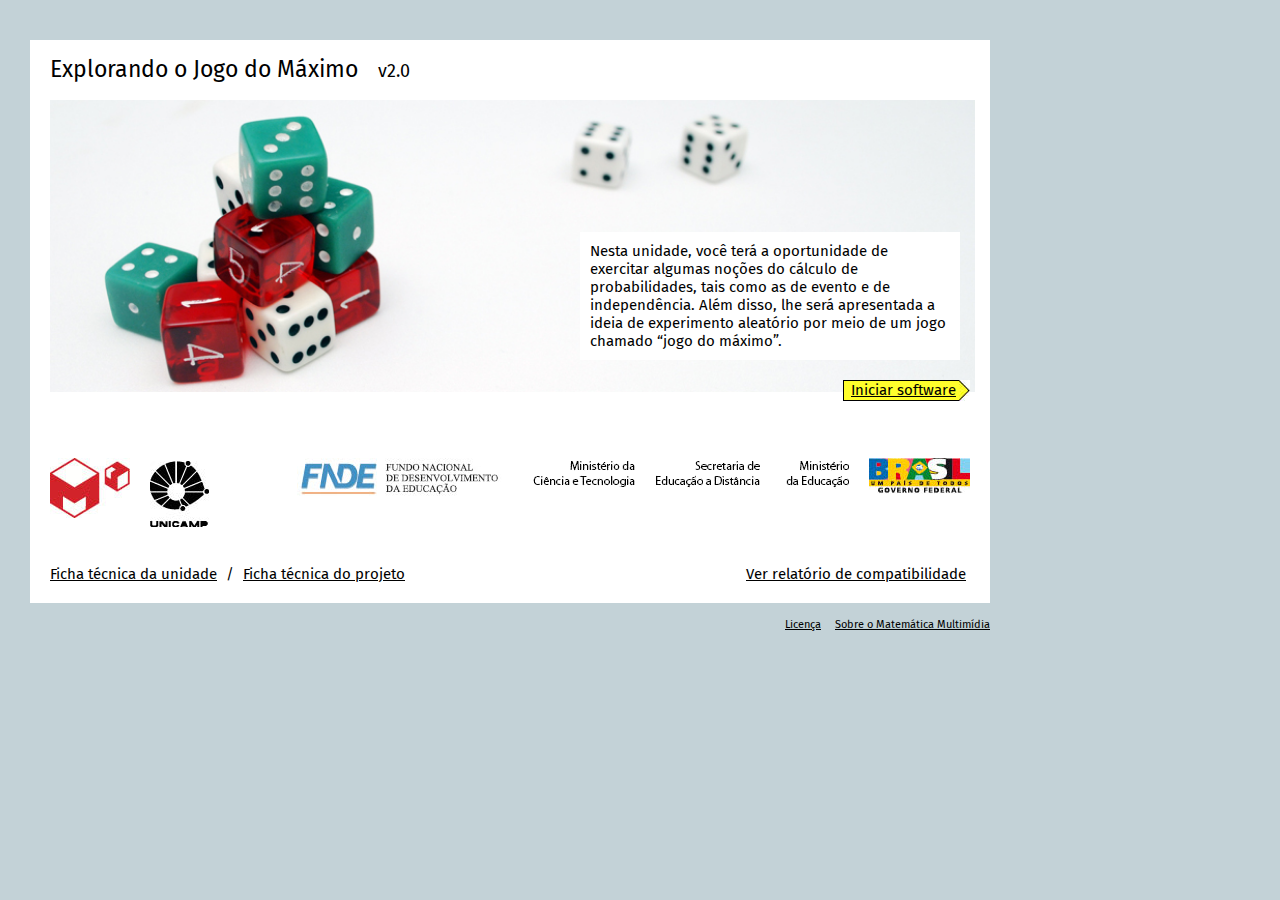
<file: index.html>
﻿<!DOCTYPE html PUBLIC "-//W3C//DTD XHTML 1.0 Strict//EN"
"http://www.w3.org/TR/xhtml1/DTD/xhtml1-strict.dtd">
<html xmlns = "http://www.w3.org/1999/xhtml"  xml:lang = "pt-br"  lang = "pt-br">
	<head>
		<meta http-equiv="X-UA-Compatible" content="IE=EmulateIE8" />
		<meta http-equiv="Content-Type" content="text/html; charset=utf-8" />
		<link rel="stylesheet" type="text/css" href="css/abertura.css" media="screen, projection" />
		<link rel="stylesheet" type="text/css" href="css/popup.css" media="screen, projection" />
		<link href='https://fonts.googleapis.com/css?family=Fira+Sans' rel='stylesheet'>
		<script type="text/javascript" src="scripts/protoaculous.js"></script>
		<script type="text/javascript" src="scripts/salvaLocal.js"></script>
		<script type="text/javascript" src="scripts/AC_RunActiveContent.js"></script>
		<script type="text/javascript" src="scripts/popup.js"></script>
		<script type="text/javascript" src="scripts/abertura.js"></script>
		<script type="text/javascript" src="scripts/AC_OETags.js"></script>
		<script type="text/javascript" src="scripts/browser.js"></script>

		<script type="text/javascript" src="scripts/maximo_funcoes.js"></script>
		<script type="text/javascript">

		var nomeSoft="maximo";



			var FichaUnidade = new Array(
				{
					titulo: 'Autor',
					texto: 'Leonardo Barichello, Laura Leticia Ramos Rifo'
				},
				{
					titulo: 'Redação',
					texto: 'Leonardo Barichello '
				},
				{
					titulo: 'Implementação',
					texto: 'Matias Costa, Rodrigo Caravita'
				},
				{
					titulo: 'Revisão de Língua',
					texto: 'Denis Barbosa Cacique'
				},
				{
					titulo: 'Revisão de Usabilidade e Acessibilidade',
					texto: 'Heloísa V. Rocha'
				},
				{
					titulo: 'Ilustração',
					texto: 'Lucas Ogasawara'
				},
				{
					titulo: 'Fotografia',
					texto: 'Augusto Fidalgo'
				},
				{
          titulo: 'Atualizações',
          texto: 'Claudio Dos Santos Júnior, José Philipe Mendes De Godoy, Samuel Batista De Souza, Thais Araujo Bispo, Vinícius Andrade Santos'
				}

				);

				var FichaProjeto = new Array(
						{
							titulo: '- Unicamp -',
							texto: ''
						},
						{
							titulo: 'Reitor',
							texto: 'Marcelo Knobel'
						},
						{
							titulo: 'Vice-Reitor',
							texto: 'Edgar Salvadori de Decca'
						},
						{
							titulo: '- IMECC -',
							texto: ''
						},
						{
							titulo: 'Diretor',
							texto: 'Paulo R. C. Ruffino'
						},
						{
							titulo: 'Diretor associado',
							texto: 'Ricardo Miranda Martins'
						},
						{
							titulo: '- Matemática Multimídia -',
							texto: ''
						},
						{
							titulo: 'Coordenação Geral',
							texto: 'Samuel Rocha de Oliveira'
						},
						{
							titulo: 'Coordenação de Software',
							texto: 'Leonardo Barichello'
						},
						{
							titulo: 'Coordenação de Implementação',
							texto: 'Matias Costa'
						}
					);

			var Links = $H({
			});

		var Perguntas = $H({
						licenca: {
							conteudo: '<p>É cedido ao Ministério da Educação o direito de utilizar esta obra sob as modalidades de distribuição, tradução e edição, excetuando-se o uso comercial.</p><p style="margin-top:10px;">Para informações mais detalhadas sobre as licenças dos recursos utilzados nesta unidade, veja "license.txt".</p>',
							layout: ['seta_baixo','direita'],
							largura: 25,
							callback: function(){/*função vazia pra que não faça nada*/},
							respostas: [{ok: 'Ok'}]
						}
					});
		</script>

		<title>Explorando Jogo do Máximo</title>
	</head>
	<body>


		<div id="container" class="margem_topo">


			<div id="abertura">
				<div id="conteudo">

					<h1>Explorando o Jogo do Máximo<i>v2.0</i></h1>
					<div id="apresentacao">
						<div id="imagem_apresentacao">
							<img src="imgs/dados_apresentacao.jpg" style="height: 292px"/>
							<div id="texto_apresentacao">
								<p>
								Nesta unidade, você terá a oportunidade de exercitar algumas noções do cálculo de probabilidades, tais como as de evento e de independência. Além disso, lhe será apresentada a ideia de experimento aleatório por meio de um jogo chamado “jogo do máximo”.
								</p>
							</div>
						</div>


						<div class="a_direita">
							<div class="a_esquerda apontador">
								<a href="introducao.html">Iniciar software</a>
							</div>
							<div class="a_esquerda seta_apontador"></div>
						</div>
					</div>
					<br class="limpador" />
					<div id="patrocinio">
						<div class="a_esquerda">
							<img id="patrocinio_logo" class="a_esquerda" src="img_layout/logo_abertura.jpg" />
							<img id="patrocinio_unicamp" class="a_esquerda" src="img_layout/unicamp.jpg" />
						</div>
						<div class="a_direita">
							<img class="a_esquerda" src="img_layout/fnde.jpg" />
							<img class="a_esquerda" src="img_layout/mct.png" />
							<img class="a_esquerda" src="img_layout/sed.png" />
							<img class="a_esquerda" src="img_layout/me.png" />
							<img class="a_esquerda sem_padding" src="img_layout/brasil.jpg"/>
						</div>
						<br class="limpador" />
					</div>

					<br class="limpador" />

					<div id="fichas">
						<a href="javascript:;" onclick="return false;" id="ficha_tecnica_unidade">Ficha técnica da unidade</a>
						<span> / </span>
						<a href="javascript:;" onclick="return false;" id="ficha_tecnica_projeto">Ficha técnica do projeto</a>
						<a href="detect.html" style="float:right;" id="ficha_tecnica_projeto">Ver relatório de compatibilidade</a>

						<br class="limpador" />
					</div>

				</div>
			</div>
			<br class="limpador" />
			<div id="rodape">
				<a id="licenca">Licença</a>&nbsp;<a target="blank"; href="http://m3.ime.unicamp.br">Sobre o Matemática Multimídia</a>
			</div>
		</div>

	</body>

</html>
</file>
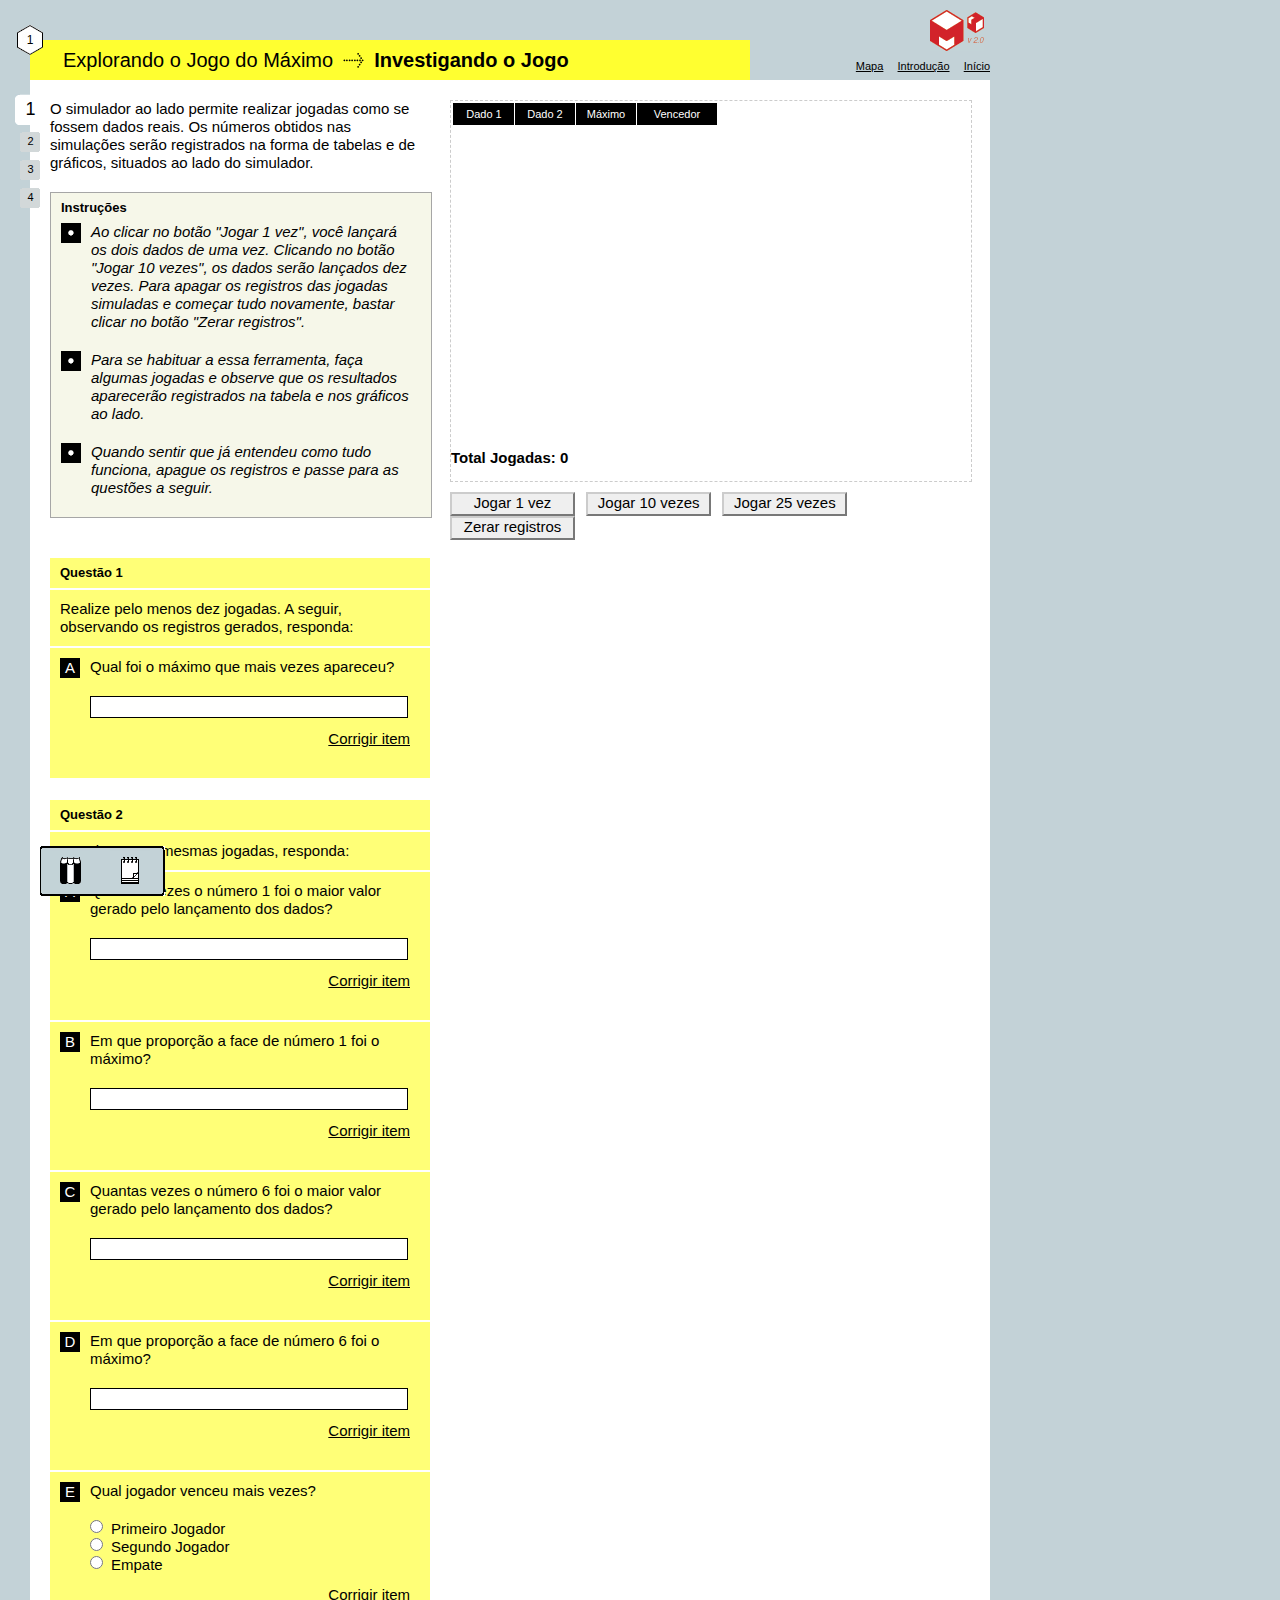
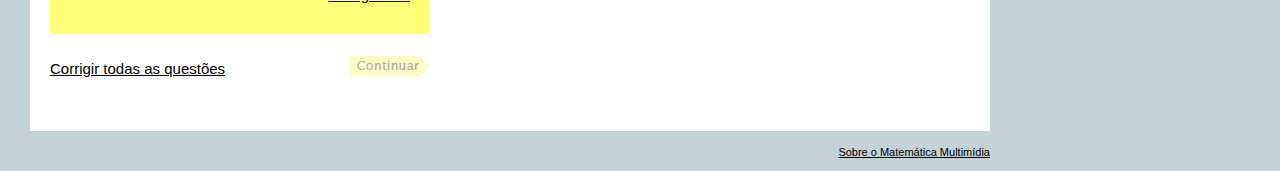
<file: atividade1_parte1.html>
﻿<!DOCTYPE html PUBLIC "-//W3C//DTD XHTML 1.0 Strict//EN"
"http://www.w3.org/TR/xhtml1/DTD/xhtml1-strict.dtd">
<html xmlns="http://www.w3.org/1999/xhtml" xml:lang="pt-br" lang="pt-br">

<head>
    <meta http-equiv="Content-Type" content="text/html; charset=utf-8" />

    <link rel="stylesheet" type="text/css" href="css/estilo.css" media="screen, projection" title="normal" />
    <link rel="alternate stylesheet" type="text/css" href="css/estilo2.css" title="grande" />

    <meta name=viewport content="width=device-width,initial-scale=1">
    <script src="https://www.geogebra.org/apps/deployggb.js"></script>

    <link rel="stylesheet" type="text/css" href="css/popup.css" media="screen, projection" />
    <link rel="stylesheet" type="text/css" href="css/notas.css" media="screen, projection" />
    <link rel="stylesheet" type="text/css" href="css/bloco.css" media="screen, projection" />
    <link rel="stylesheet" type="text/css" href="css/calculadora.css" media="screen, projection" />
    <!--[if IE 7]>
			<link rel="stylesheet" type="text/css" href="css/estilo_ie7.css" media="screen, projection" />
		<![endif]-->
    <!--[if lte IE 6]>
			<link rel="stylesheet" type="text/css" href="css/estilo_ie6.css" media="screen, projection" />
		<![endif]-->

    <script type="text/javascript" src="scripts/AC_RunActiveContent.js"></script>
    <script type="text/javascript" src="scripts/protoaculous.js"></script>
    <script type="text/javascript" src="scripts/salvaLocal.js"></script>
    <script type="text/javascript" src="scripts/popup.js"></script>
    <script type="text/javascript" src="scripts/notas.js"></script>
    <script type="text/javascript" src="scripts/bloco.js"></script>
    <script type="text/javascript" src="scripts/calculadora.js"></script>
    <script type="text/javascript" src="scripts/rolagem.js"></script>


    <!-- O arquivo referencias.js e curiosidades.js devem ser incluídos depois do interface -->
    <script type="text/javascript" src="scripts/interface.js"></script>
    <script type="text/javascript" src="scripts/referencias.js"></script>
    <script type="text/javascript" src="scripts/curiosidades.js"></script>

    <!-- O arquivo exemplo_correcao.js que contem as funções que corrigem, deve ser incluido antes do exemplo_conteudo.js-->
    <!-- O arquivo inputs.js deve ser incluído por último -->
    <script type="text/javascript" src="scripts/maximo_atividade1_correcao.js"></script>
    <script type="text/javascript" src="scripts/maximo_atividade1_conteudo.js"></script>
    <script type="text/javascript" src="scripts/maximo_funcoes.js"></script>

    <script type="text/javascript" src="scripts/inputs.js"></script>

    <script type="text/javascript">
        var PosicaoAtual = {
            Atividade: 1,
            Parte: 0
        };
        var ProximaParte = 'atividade1_parte2.html';

        /*

        	Popups, Links e Perguntas:

        	Sempre devem ser usados em links <a> com um ID definido ("link_continuar" ou "paus", nesse exemplo, ou ainda "pede" e "pede2");
        	Veja que não é necessário criar o parâmetro href, nem onclick, ou onmouseover, nada!
        	Ambos criam um popup que abre com click, porem os listados em Link são tratados pondo cor azul e sublinhado tracejado automaticamente;
        	Para itens que não precisam de sublinhar (como img_layout, por exemplo) é melhor usar a lista Popup;
        	Para itens que precisam de uma interação com o usuário, use as Perguntas;

        */
        var Perguntas = $H({});
        var Popups = $H({
            link_continuar: {
                conteudo: 'Para prosseguir, você deve responder corretamente todas as repostas.',
                layout: ['seta_baixo', 'direita'],
                largura: 11
            }
        });

        var Links = $H({});
    </script>


    <style type="text/css">
        <!-- .tabelamanual {
            float: left;
            padding: 0;
            border: 1px solid #000;
            border-collapse: collapse;
            table-layout: fixed;
            width: 20px;
            background: #FFF;
        }
        
        .tabelamanual th {
            background: #000;
            height: 20px;
            color: #fff;
            text-align: center;
            border-right: 1px solid #FFF;
            font-size: 11px;
            overflow: hidden;
        }
        
        .tabelamanual th.ultima_borda {
            border-right: 1px solid #000;
        }
        
        .tabelamanual td {
            font-size: 11px;
            color: #000;
            text-align: center;
            height: 22px;
            border-width: 1px;
            padding: 0 2px;
            border-style: dotted solid;
            border-color: #AAA #000;
            overflow: hidden;
        }
        
        -->
    </style>


    <title>Explorando o Jogo do Máximo</title>
</head>

<body onunload="">
    <!--
	Nunca crie um "onload" aqui, use a Classe Event do Prototype: Event.observe(window, 'load', funcaoAqui);
	Veja um exemplo no arquivo exemplo_correcao.js
	-->




    <div id="container">
        <div id="cabecalho">
            <div id="onde_estou">
                <div class="numero_atividade">1</div>
                <h1>Explorando o Jogo do Máximo</h1> <img src="img_layout/setinha-cabecalho.gif" alt="" />
                <h2>Investigando o Jogo</h2>
            </div>
            <div id="logo"></div>
            <div id="links">
                <a id="mapa" href="mapa.html">Mapa</a>
                <a href="introducao.html">Introdução</a>
                <a href="index.html">Início</a>
            </div>

            <div class="limpador"></div>
        </div>
        <!-- Por enquanto o controle de partes trancadas não será implementado-->
        <ul id="partes">
        </ul>

        <div id="software">
            <div id="conteudo">
                <div class="texto_solto">
                    <p>O simulador ao lado permite realizar jogadas como se fossem dados reais. Os números obtidos nas simulações serão registrados na forma de tabelas e de gráficos, situados ao lado do simulador. </p>
                </div>

                <div class="caixa instrucoes">
                    <h2>Instruções</h2>
                    <p>Ao clicar no botão "Jogar 1 vez", você lançará os dois dados de uma vez. Clicando no botão "Jogar 10 vezes", os dados serão lançados dez vezes. Para apagar os registros das jogadas simuladas e começar tudo novamente, bastar clicar
                        no botão "Zerar registros".</p>
                    <p>Para se habituar a essa ferramenta, faça algumas jogadas e observe que os resultados aparecerão registrados na tabela e nos gráficos ao lado.</p>
                    <p>Quando sentir que já entendeu como tudo funciona, apague os registros e passe para as questões a seguir.</p>
                </div>

                <div id="questoes">

                    <div id="texto_generico">
                        <!--

							-->
                    </div>


                    <div id="parte1_q1"></div>
                    <div id="parte1_q2"></div>


                    <a href="javascript:;" id="corrigir_tudo">Corrigir todas as questões</a>
                    <a id="link_continuar">
                        <span class="escondido">Continuar</span>
                    </a>
                    <div class="limpador"></div>
                </div>
            </div>
        </div>
        <br class="limpador" />
        <div id="rodape">
            <a target="_blank" href="http://m3.ime.unicamp.br">Sobre o Matemática Multimídia</a>
        </div>
    </div>
    <div id="applet">
        <div id="borda_applet" class="altura_applet_4 borda  sem_fundo">
            <!--
					De acordo com a W3C as tags <applet> e <embed> estão depreciadas e não devem ser utilizadas em arquivos XHTML
					e, no lugar, deve ser usada a tag <object>

					No caso do flash, funcionando em todos os browsers:

						<object id="Urna" name="Urna" type="application/x-shockwave-flash" data="applets/SemReposicao.swf" width="520" height="400">
							<param name="menu" value="false" />
							<param name="movie" value="applets/SemReposicao.swf" />
						</object>

					No caso do Java, não dá pra pôr aqui comentado em HTML pois usa comentário condicional,
					mas está no arquivo java_applet.html
				-->
            <div class="canto sup_esq"></div>
            <div class="canto sup_dir"></div>
            <div class="canto inf_esq"></div>
            <div class="canto inf_dir"></div>
            <div style="float:left;">
                <div id="listaJogadas" style="overflow:scroll; height: 330px; width=282px">
                    <table border="0">
                        <tr>
                            <td valign="top">
                                <table id="tabelaDados" name="tabelaDados" class="tabela">
                                    <THEAD>
                                        <tr>
                                            <th class="largura3">Dado 1</th>
                                            <th class="largura3">Dado 2</th>
                                            <th class="largura3">Máximo</th>
                                            <th class="largura4">Vencedor</th>
                                        </tr>
                                    </THEAD>
                                    <TBODY>
                                    </TBODY>
                                </table>
                            </td>

                        </tr>
                    </table>
                </div>
                <br>
                <p><strong>Total Jogadas:</strong> <span id="nTotalJogadas"><strong>0</strong></span>

            </div>
            <div style="float:right;">

                <div id="ggbApplet"></div>
                <script>
                    var ggbApp = new GGBApplet({
                        "appName": "classic",
                        "width": 230,
                        "height": 380,
                        "filename": "applets/3dados.ggb",
                        "showResetIcon": false,
                        "enableRightClick": false,
                        "showMenuBar": false,
                        "showToolBar": false,
                        "showToolBarHelp": false,
                        "showAlgebraInput": false,
                        "enableShiftDragZoom": false,
                        "useBrowserForJS": true
                    }, true);
                    window.addEventListener("load", function() {
                        ggbApp.inject('ggbApplet');
                    });
                </script>

            </div>

            <div id="associacao"></div>
        </div>
        <div id="comandos">
            <p><input type="button" class="botao botao_grande" value="Jogar 1 vez" id="jogadaIndividutalButton">
                <input type="button" class="botao botao_grande" value="Jogar 10 vezes" id="10JogadasButton">
                <input type="button" class="botao botao_grande" value="Jogar 25 vezes" id="25JogadasButton">
                <input type="button" class="botao botao_grande" value="Zerar registros" id="zerarJogadasButton"></p>
        </div>
    </div>


    <div id="associado"></div>


    <div id="ferramentas">
        <a href="javascript:;" onclick="return false;" id="link_notas"><span class="escondido">referencias</span></a>
        <a href="javascript:;" onclick="return false;" id="link_bloco"><span class="escondido">bloco de notas</span></a>

        <!--<a href="javascript:;" id="link_calculadora" onclick="javascript:calculadora();"><span class="escondido">calculadora</span></a>
			<a href="javascript:setActiveStyleSheet('grande');" id="link_acessibilidade"><span class="escondido">acessibilidade</span></a>-->

    </div>
    <div id="calc" class="escondido"></div>
</body>

</html>
</file>
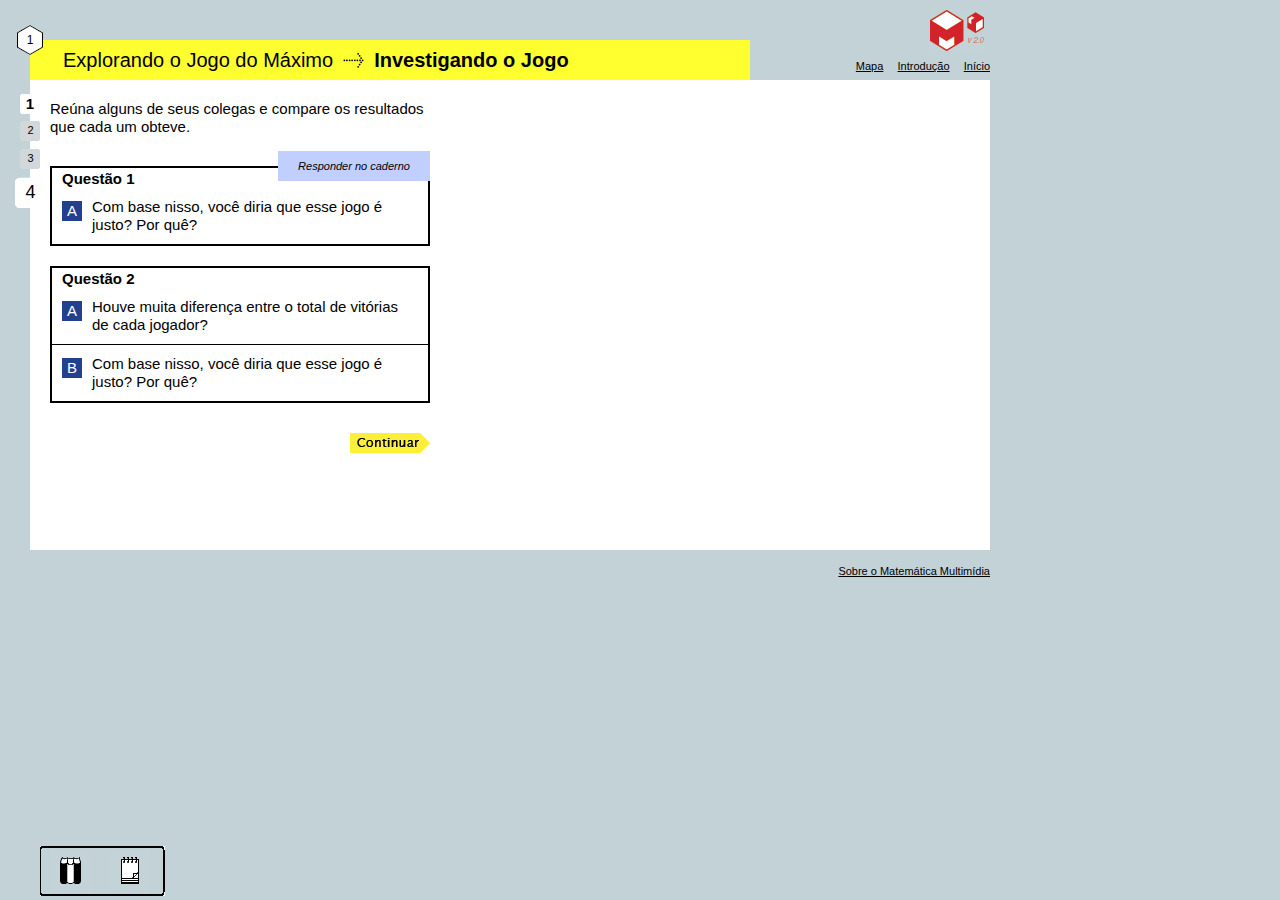
<file: atividade1_parte4.html>
﻿<!DOCTYPE html PUBLIC "-//W3C//DTD XHTML 1.0 Strict//EN"
"http://www.w3.org/TR/xhtml1/DTD/xhtml1-strict.dtd">
<html xmlns = "http://www.w3.org/1999/xhtml"  xml:lang = "pt-br"  lang = "pt-br">
	<head>
	<head>
		<meta http-equiv="Content-Type" content="text/html; charset=utf-8" />

		<link rel="stylesheet" type="text/css" href="css/estilo.css" media="screen, projection" title="normal"/>
		<link rel="alternate stylesheet"  type="text/css" href="css/estilo2.css" title="grande" />

		<link rel="stylesheet" type="text/css" href="css/popup.css" media="screen, projection" />
		<link rel="stylesheet" type="text/css" href="css/notas.css" media="screen, projection" />
		<link rel="stylesheet" type="text/css" href="css/bloco.css" media="screen, projection" />
		<link rel="stylesheet" type="text/css" href="css/calculadora.css" media="screen, projection" />
		<!--[if IE 7]>
			<link rel="stylesheet" type="text/css" href="css/estilo_ie7.css" media="screen, projection" />
		<![endif]-->
		<!--[if lte IE 6]>
			<link rel="stylesheet" type="text/css" href="css/estilo_ie6.css" media="screen, projection" />
		<![endif]-->

		<script type="text/javascript" src="scripts/AC_RunActiveContent.js"></script>
		<script type="text/javascript" src="scripts/protoaculous.js"></script>
		<script type="text/javascript" src="scripts/salvaLocal.js"></script>
		<script type="text/javascript" src="scripts/popup.js"></script>
		<script type="text/javascript" src="scripts/notas.js"></script>
		<script type="text/javascript" src="scripts/bloco.js"></script>
		<script type="text/javascript" src="scripts/calculadora.js"></script>
		<script type="text/javascript" src="scripts/rolagem.js"></script>




		<!-- O arquivo referencias.js e curiosidades.js devem ser incluídos depois do interface -->
		<script type="text/javascript" src="scripts/interface.js"></script>
		<script type="text/javascript" src="scripts/referencias.js"></script>
		<script type="text/javascript" src="scripts/curiosidades.js"></script>


		<!-- O arquivo exemplo_correcao.js que contem as funções que corrigem, deve ser incluido antes do exemplo_conteudo.js-->
		<!-- O arquivo inputs.js deve ser incluído por último -->
		<script type="text/javascript" src="scripts/maximo_atividade1_correcao.js"></script>
		<script type="text/javascript" src="scripts/maximo_atividade1_conteudo.js"></script>
		<script type="text/javascript" src="scripts/maximo_funcoes.js"></script>

		<script type="text/javascript" src="scripts/inputs.js"></script>

		<script type="text/javascript">


			var PosicaoAtual = {Atividade: 1, Parte: 3};
			var ProximaParte = 'mapa.html';

			/*

				Popups, Links e Perguntas:

				Sempre devem ser usados em links <a> com um ID definido ("link_continuar" ou "paus", nesse exemplo, ou ainda "pede" e "pede2");
				Veja que não é necessário criar o parâmetro href, nem onclick, ou onmouseover, nada!
				Ambos criam um popup que abre com click, porem os listados em Link são tratados pondo cor azul e sublinhado tracejado automaticamente;
				Para itens que não precisam de sublinhar (como img_layout, por exemplo) é melhor usar a lista Popup;
				Para itens que precisam de uma interação com o usuário, use as Perguntas;

			*/

			var Popups = $H({
				link_continuar: {
					conteudo: 'Para prosseguir, você deve responder corretamente todas as repostas.',
					layout: ['seta_baixo', 'direita'],
					largura: 11
				}
			});

			var Links = $H({
			});

			var Perguntas = $H({
            });
			</script>
		<title>Explorando o Jogo do Máximo</title>
	</head>
	<body onunload="">
		<div id="container">
			<div id="cabecalho">
				<div id="onde_estou">
					<div class="numero_atividade">1</div>
					<h1>Explorando o Jogo do Máximo</h1> <img src="img_layout/setinha-cabecalho.gif" alt=""/> <h2>Investigando o Jogo</h2>
				</div>
				<div id="logo"></div>
				<div id="links">
					<a id="mapa" href="mapa.html">Mapa</a>
					<a href="introducao.html">Introdução</a>
					<a href="index.html">Início</a>
				</div>

				<div class="limpador"></div>
			</div>
			<!-- Por enquanto o controle de partes trancadas não será implementado-->
			<ul id="partes">
				<li class="partes parte_feita"><a href="atividade1_parte1.html">1</a></li>
				<li class="partes parte_feita"><a href="atividade1_parte2.html">2</a></li>
				<li class="partes parte_feita"><a href="atividade1_parte3.html">3</a></li>
				<li class="partes parte_atual">4</li>
			</ul>

			<div id="software">
				<div id="conteudo">


					<div id="questoes">
							<p>Reúna alguns de seus colegas e compare os resultados que cada um obteve.</p>
						<div class="caderno">
							<h2>Responder no caderno</h2>
							<ol>
								<li>
									<h3>Questão 1</h3>
									<ol>
										<li class="ultima">
											<span class="icone_questao">A</span>
											<p>Com base nisso, você diria que esse jogo é justo? Por quê?</p>
										</li>
									</ol>
								</li>
								<li>
									<h3>Questão 2</h3>
									<ol>
										<li>
											<span class="icone_questao">A</span>
											<p>Houve muita diferença entre o total de vitórias de cada jogador?</p>
										</li>
										<li class="ultima">
											<span class="icone_questao">B</span>
											<p>Com base nisso, você diria que esse jogo é justo? Por quê?</p>
										</li>
									</ol>
								</li>
							</ol>
						</div>
						<a id="link_continuar">
							<span class="escondido">Continuar</span>
						</a>
						<div class="limpador"></div>
					</div>
				</div>
			</div>
			<br class="limpador" />
			<div id="rodape">
				<a target="_blank" href="http://m3.ime.unicamp.br">Sobre o Matemática Multimídia</a>
			</div>
		</div>
		<div id="applet">
			<div id="borda_applet" class="altura_applet_2 sem_borda sem_fundo">
				<div class="canto sup_esq"></div>
				<div class="canto sup_dir"></div>
				<div class="canto inf_esq"></div>
				<div class="canto inf_dir"></div>

			</div>


			<div id="associacao"></div>
			</div>
			<div id="comandos">
			</div>
		</div>


		<div id="associado"></div>
		<div id="ferramentas">
			<a href="javascript:;" onclick="return false;" id="link_notas"><span class="escondido">referencias</span></a>
			<a href="javascript:;" onclick="return false;" id="link_bloco"><span class="escondido">bloco de notas</span></a>

			<!--<a href="javascript:;" id="link_calculadora" onclick="javascript:calculadora();"><span class="escondido">calculadora</span></a>
			<a href="javascript:setActiveStyleSheet('grande');" id="link_acessibilidade"><span class="escondido">acessibilidade</span></a>-->

		</div>
		<div id="calc" class="escondido"></div>
	</body>
</html>
</file>
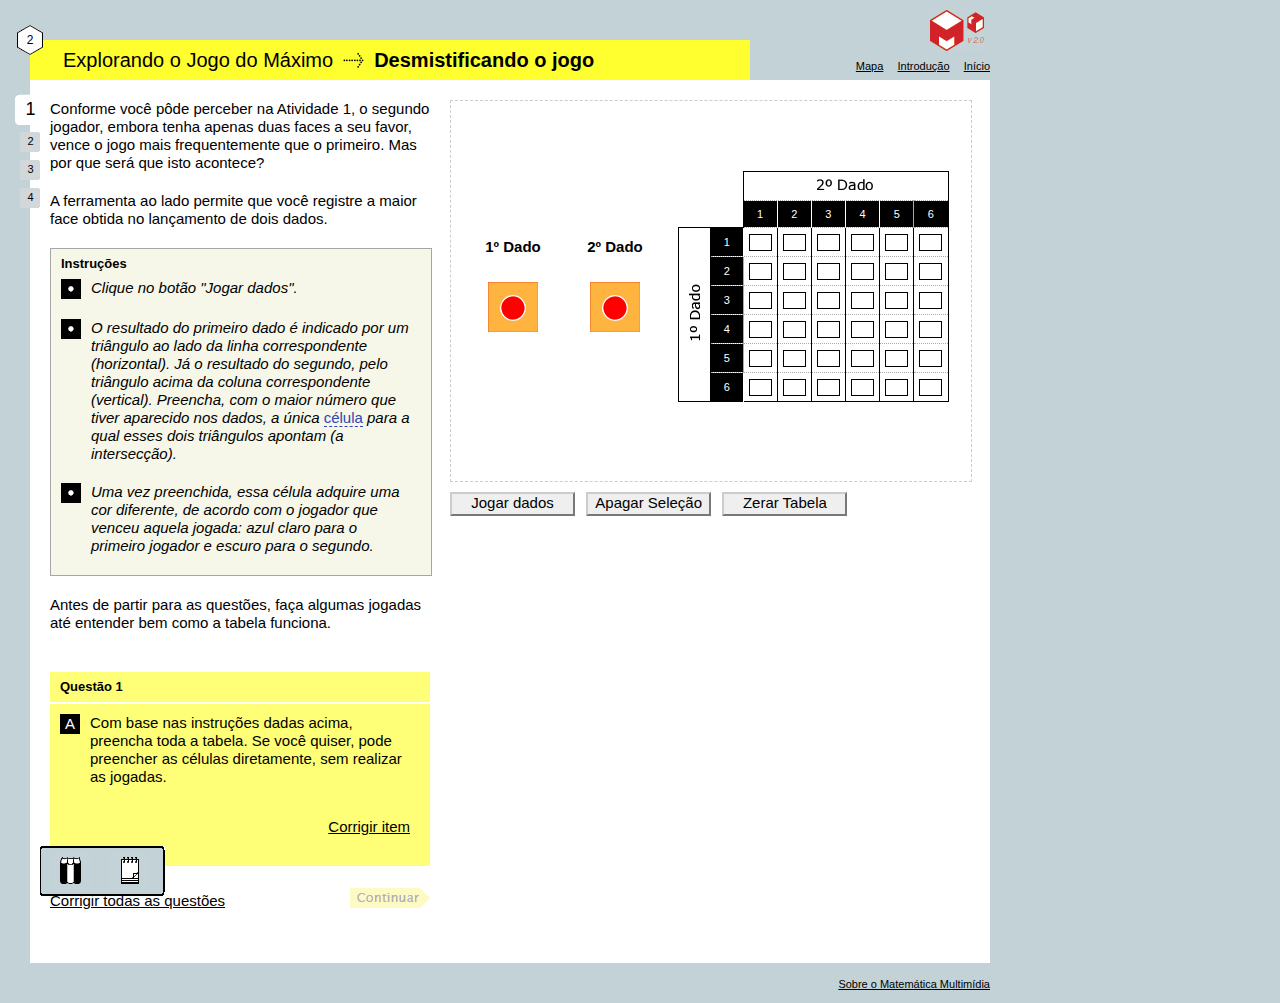
<file: atividade2_parte1.html>
﻿<!DOCTYPE html PUBLIC "-//W3C//DTD XHTML 1.0 Strict//EN"
"http://www.w3.org/TR/xhtml1/DTD/xhtml1-strict.dtd">
<html xmlns="http://www.w3.org/1999/xhtml" xml:lang="pt-br" lang="pt-br">

<head>
    <meta http-equiv="Content-Type" content="text/html; charset=utf-8" />

    <link rel="stylesheet" type="text/css" href="css/estilo.css" media="screen, projection" title="normal" />
    <link rel="alternate stylesheet" type="text/css" href="css/estilo2.css" title="grande" />

    <link rel="stylesheet" type="text/css" href="css/popup.css" media="screen, projection" />
    <link rel="stylesheet" type="text/css" href="css/notas.css" media="screen, projection" />
    <link rel="stylesheet" type="text/css" href="css/bloco.css" media="screen, projection" />
    <link rel="stylesheet" type="text/css" href="css/calculadora.css" media="screen, projection" />
    <!--[if IE 7]>
			<link rel="stylesheet" type="text/css" href="css/estilo_ie7.css" media="screen, projection" />
		<![endif]-->
    <!--[if lte IE 6]>
			<link rel="stylesheet" type="text/css" href="css/estilo_ie6.css" media="screen, projection" />
		<![endif]-->

    <script type="text/javascript" src="scripts/AC_RunActiveContent.js"></script>
    <script type="text/javascript" src="scripts/protoaculous.js"></script>
    <script type="text/javascript" src="scripts/salvaLocal.js"></script>
    <script type="text/javascript" src="scripts/popup.js"></script>
    <script type="text/javascript" src="scripts/notas.js"></script>
    <script type="text/javascript" src="scripts/bloco.js"></script>
    <script type="text/javascript" src="scripts/calculadora.js"></script>
    <script type="text/javascript" src="scripts/rolagem.js"></script>



    <!-- O arquivo referencias.js e curiosidades.js devem ser incluídos depois do interface -->
    <script type="text/javascript" src="scripts/interface.js"></script>
    <script type="text/javascript" src="scripts/referencias.js"></script>
    <script type="text/javascript" src="scripts/curiosidades.js"></script>

    <!-- O arquivo exemplo_correcao.js que contem as funções que corrigem, deve ser incluido antes do exemplo_conteudo.js-->
    <!-- O arquivo inputs.js deve ser incluído por último -->
    <script type="text/javascript" src="scripts/maximo_atividade2_correcao.js"></script>
    <script type="text/javascript" src="scripts/maximo_atividade2_conteudo.js"></script>
    <script type="text/javascript" src="scripts/maximo_funcoes.js"></script>

    <script type="text/javascript" src="scripts/inputs.js"></script>
    <script type="text/javascript">
        var PosicaoAtual = {
            Atividade: 2,
            Parte: 0
        };
        var ProximaParte = 'atividade2_parte2.html';


        /*

        	Popups, Links e Perguntas:

        	Sempre devem ser usados em links <a> com um ID definido ("link_continuar" ou "paus", nesse exemplo, ou ainda "pede" e "pede2");
        	Veja que não é necessário criar o parâmetro href, nem onclick, ou onmouseover, nada!
        	Ambos criam um popup que abre com click, porem os listados em Link são tratados pondo cor azul e sublinhado tracejado automaticamente;
        	Para itens que não precisam de sublinhar (como img_layout, por exemplo) é melhor usar a lista Popup;
        	Para itens que precisam de uma interação com o usuário, use as Perguntas;

        */

        var Popups = $H({
            link_continuar: {
                conteudo: 'Para prosseguir, você deve responder corretamente todas as repostas.',
                layout: ['seta_baixo', 'direita'],
                largura: 11
            }
        });

        var Links = $H({
            celulas: {
                conteudo: 'As células são cada uma das entradas da tabela ao lado. <br />Você também pode pensá-las como os cruzamentos entre cada um dos números do 1º dado (linhas) com os do 2º dado (colunas). <br />Como há 6 linhas e 6 colunas, então 6x6=36, isto é, há 36 células',
                layout: ['seta_baixo', 'esquerda'],
                largura: 15
            }

        });

        var Perguntas = $H({});
    </script>


    <style type="text/css">
        <!-- .tabelamanual {
            float: left;
            padding: 0;
            border: 0px solid #000;
            border-collapse: collapse;
            table-layout: fixed;
            width: 20px;
            background: transparent;
        }
        
        .tabelamanual th {
            background: #000;
            height: 28px;
            color: #fff;
            text-align: center;
            border-right: 1px solid #FFF;
            font-size: 11px;
            overflow: hidden;
            height: 26px;
        }
        
        .tabelamanual th.linha {
            border-style: dotted solid;
            border-width: 1px;
            border-color: #AAA
        }
        
        .tabelamanual th.ultima_borda {
            border-right: 1px solid #000;
        }
        
        .tabelamanual td {
            background: #FFF;
            font-size: 11px;
            color: #000;
            text-align: center;
            height: 28px;
            border-width: 1px;
            padding: 0 2px;
            border-style: dotted solid;
            border-color: #AAA #000;
            overflow: hidden;
        }
        
        .tabelamanual .primeira_linha {
            border-top: 1px solid #000;
        }
        
        .tabelamanual .ultima_linha {
            border-bottom: 1px solid #000;
        }
        
        .tabelamanual .jogador1 {
            background: #4040FF;
        }
        
        .tabelamanual .jogador2 {
            background: #B0B0FF;
        }
        
        .tabelamanual .canto_esquerdo {
            background: transparent;
            border: 0px solid #000;
            border-right: 1px solid #000;
            border-bottom: 1px solid #000;
        }
        
        .tabelamanual input {
            width: 17px;
            height: 15px !important;
            font-size: 11px !important;
            border: 1px solid black !important;
            padding: 0 2px !important;
            margin: 0 !important;
        }
        
        .tabelamanual .correto {
            background: #beff73 url(./img_layout/certinho.gif) bottom right no-repeat;
        }
        
        .tabelamanual .incorreto {
            background: #ffb47f url(./img_layout/erradinho.gif) bottom right no-repeat;
        }
        
        .largura0 {
            width: 0px;
        }
        
        .largura1 {
            width: 20px;
        }
        
        .largura2 {
            width: 40px;
        }
        
        .largura3 {
            width: 60px;
        }
        
        .largura4 {
            width: 80px;
        }
        
        .largura5 {
            width: 100px;
        }
        
        .largura6 {
            width: 120px;
        }
        
        .largura7 {
            width: 140px;
        }
        
        .largura8 {
            width: 160px;
        }
        
        .largura9 {
            width: 180px;
        }
        
        .largura10 {
            width: 200px;
        }
        
        .largura11 {
            width: 220px;
        }
        
        .largura12 {
            width: 240px;
        }
        
        .sem_borda {
            border-style: none none !important;
            border-width: 0px !important;
        }
        
        .semi_destacado {
            background: #E9E9E9;
        }
        
        .seta_coluna {
            display: none;
            position: absolute;
            bottom: -10px;
            height: 5px;
            width: 10px;
            background: url(./img_layout/seta_coluna.jpg) no-repeat;
        }
        
        .seta_linha {
            display: none;
            position: absolute;
            right: -6px;
            height: 10px;
            width: 5px;
            background: url(./img_layout/seta_linha.jpg) no-repeat;
        }
        
        .calculado {
            background-color: RGB(209, 209, 209);
            border: 0 !important;
        }
        
        .tabela_ativo {
            border: 3px solid black !important;
            margin-left: -2px !important;
        }
        
        -->
    </style>


    <title>Explorando o Jogo do Máximo</title>
</head>

<body onunload="">
    <!--
	Nunca crie um "onload" aqui, use a Classe Event do Prototype: Event.observe(window, 'load', funcaoAqui);
	Veja um exemplo no arquivo exemplo_correcao.js
	-->
    <div id="container">
        <div id="cabecalho">
            <div id="onde_estou">
                <div class="numero_atividade">2</div>
                <h1>Explorando o Jogo do Máximo</h1> <img src="img_layout/setinha-cabecalho.gif" alt="" />
                <h2>Desmistificando o jogo</h2>
            </div>
            <div id="logo"></div>
            <div id="links">
                <a id="mapa" href="mapa.html">Mapa</a>
                <a href="introducao.html">Introdução</a>
                <a href="index.html">Início</a>
            </div>

            <div class="limpador"></div>
        </div>
        <!-- Por enquanto o controle de partes trancadas não será implementado-->
        <ul id="partes">
        </ul>

        <div id="software">
            <div id="conteudo">


                <div class="texto_solto">
                    <p>Conforme você pôde perceber na Atividade 1, o segundo jogador, embora tenha apenas duas faces a seu favor, vence o jogo mais frequentemente que o primeiro. Mas por que será que isto acontece?</p>
                    <p>A ferramenta ao lado permite que você registre a maior face obtida no lançamento de dois dados.</p>
                </div>
                <div class="caixa instrucoes">
                    <h2>Instruções</h2>
                    <p>Clique no botão "Jogar dados".</p>
                    <p>O resultado do primeiro dado é indicado por um triângulo ao lado da linha correspondente (horizontal). Já o resultado do segundo, pelo triângulo acima da coluna correspondente (vertical). Preencha, com o maior número que tiver aparecido
                        nos dados, a única <a id="celulas">célula</a> para a qual esses dois triângulos apontam (a intersecção).</p>
                    <p>Uma vez preenchida, essa célula adquire uma cor diferente, de acordo com o jogador que venceu aquela jogada: azul claro para o primeiro jogador e escuro para o segundo.</p>
                </div>

                <!--
					 A caixa de valor inicial não é obrigatória, ela é usada quando o software precisa de algum parametro
					para iniciar, após iniciar, deve-se adicionar a classe "desabilitada" na div e desabilitar o input também.
					É possível colocar mais de um item a ser inicializado por parte, mas somente a primeira terá o titulo em <h2>;
					-->
                <!--<div id="valor_inicial" class="caixa valor_inicial">
						<h2>Valor inicial</h2>
						<div class="item">
							<p>Lorem ipsum dolor sit amet, consectetur adipiscing elit. Nullam commodo risus ac dui. Integer sit amet massa eget sapien consectetur consectetur.</p>
							<script type="text/javascript">
								var Slider1 = new Slider(0,20,10,1);
							</script>
							<a href="javascript:;" onclick="$(this).update('Alterar valor inicial'); Slider1.divCont.up().up().addClassName('desabilitada'); Slider1.desabilita(); BlocoNotas.novaNota('Defini '+Slider1.value+' como meu valor inicial para esse software.');">Definir valor inicial</a>
							<br class="limpador"></br>
							<p>Este valor será usado nas questões 1, 2 e 4.</p>
						</div>
					</div>-->

                <div id="questoes">

                    <!--
						Para o Script se localizar, essa div "texto_genérico" é necessária. Caso não tenha texto aqui, deixe ela vazia.
						Coloque aqui qualquer texto genérico de instruções e teoria.
						-->
                    <div id="texto_generico">
                        Antes de partir para as questões, faça algumas jogadas até entender bem como a tabela funciona.
                    </div>

                    <!-- Aqui vão ser colocadas as questões, via JavaScript.-->

                    <div id="parte1_q1"></div>


                    <!--Questões no caderno. Como não têm interação, serão implementadas da maneira clássica, sem churumelas-->

                    <a href="javascript:;" id="corrigir_tudo">Corrigir todas as questões</a>
                    <a id="link_continuar">
                        <span class="escondido">Continuar</span>
                    </a>
                    <div class="limpador"></div>
                </div>
            </div>
        </div>
        <br class="limpador" />
        <div id="rodape">
            <a target="_blank" href="http://m3.ime.unicamp.br">Sobre o Matemática Multimídia</a>
        </div>
    </div>
    <div id="applet">
        <div id="borda_applet" class="altura_applet_4 borda sem_fundo">
            <div style="position:relative; left:10px; top: 135px; width:177px; float:left; height: 200px;">
                <table style="width:100%;">
                    <tr>
                        <td style="font-size:12px;" align="center"><strong>1º Dado</strong><br><img src="./imgs/dice1.gif" id="dado1"></td>
                        <td style="font-size:12px;" align="center"><strong>2º Dado</strong><br><img src="./imgs/dice1.gif" id="dado2"></td>
                    </tr>
                </table>
            </div>


            <div style="float: right; position: relative; top: 70px; right:22px; height: 220px; width: 271px;">
                <table class="tabelamanual">
                    <tr align="center">
                        <td class="largura3 canto_esquerdo" id="tab00" colspan="2" rowspan="2" scope="col">
                            </th>
                            <td class="largura10 primeira_linha ultima_borda" colspan="6" scope="col"><img src="./imgs/texto_2dado.gif" alt="Segundo Dado" width="57" height="11"></th>
                    </tr>
                    <tr align="center">
                        <th class="largura2" id="tab01" scope="col">1</th>
                        <th class="largura2" id="tab02" scope="col">2</th>
                        <th class="largura2" id="tab03" scope="col">3</th>
                        <th class="largura2" id="tab04" scope="col">4</th>
                        <th class="largura2 linha" id="tab05" scope="col">5</th>
                        <th class="largura2 ultima_borda" id="tab06" scope="col">6</th>
                    </tr>
                    <tr>
                        <td class="largura2 ultima_linha" rowspan="6" cope="row"><img src="./imgs/texto_1dado.gif" alt="Primeiro Dado" width="11" height="57"></th>
                            <th class="largura2" id="tab10" scope="row">1</th>
                            <td id="tab11"><input name="input11" type="text" id="input11" size="1" maxlength="1" /></td>
                            <td id="tab12"><input name="input12" type="text" id="input12" size="1" maxlength="1" /></td>
                            <td id="tab13"><input name="input13" type="text" id="input13" size="1" maxlength="1" /></td>
                            <td id="tab14"><input name="input14" type="text" id="input14" size="1" maxlength="1" /></td>
                            <td id="tab15"><input name="input15" type="text" id="input15" size="1" maxlength="1" /></td>
                            <td id="tab16"><input name="input16" type="text" id="input16" size="1" maxlength="1" /></td>
                    </tr>
                    <tr>
                        <th class="linha" id="tab20" scope="row">2</th>
                        <td id="tab21"><input name="input21" type="text" id="input21" size="1" maxlength="1" /></td>
                        <td id="tab22"><input name="input22" type="text" id="input22" size="1" maxlength="1" /></td>
                        <td id="tab23"><input name="input23" type="text" id="input23" size="1" maxlength="1" /></td>
                        <td id="tab24"><input name="input24" type="text" id="input24" size="1" maxlength="1" /></td>
                        <td id="tab25"><input name="input25" type="text" id="input25" size="1" maxlength="1" /></td>
                        <td id="tab26"><input name="input26" type="text" id="input26" size="1" maxlength="1" /></td>
                    </tr>
                    <tr>
                        <th class="linha" id="tab30" scope="row">3</th>
                        <td id="tab31"><input name="input31" type="text" id="input31" size="1" maxlength="1" /></td>
                        <td id="tab32"><input name="input32" type="text" id="input32" size="1" maxlength="1" /></td>
                        <td id="tab33"><input name="input33" type="text" id="input33" size="1" maxlength="1" /></td>
                        <td id="tab34"><input name="input34" type="text" id="input34" size="1" maxlength="1" /></td>
                        <td id="tab35"><input name="input35" type="text" id="input35" size="1" maxlength="1" /></td>
                        <td id="tab36"><input name="input36" type="text" id="input36" size="1" maxlength="1" /></td>
                    </tr>
                    <tr>
                        <th class="linha" id="tab40" scope="row">4</th>
                        <td id="tab41"><input name="input41" type="text" id="input41" size="1" maxlength="1" /></td>
                        <td id="tab42"><input name="input42" type="text" id="input42" size="1" maxlength="1" /></td>
                        <td id="tab43"><input name="input43" type="text" id="input43" size="1" maxlength="1" /></td>
                        <td id="tab44"><input name="input44" type="text" id="input44" size="1" maxlength="1" /></td>
                        <td id="tab45"><input name="input45" type="text" id="input45" size="1" maxlength="1" /></td>
                        <td id="tab46"><input name="input46" type="text" id="input46" size="1" maxlength="1" /></td>
                    </tr>
                    <tr>
                        <th class="linha" id="tab50" scope="row">5</th>
                        <td id="tab51"><input name="input51" type="text" id="input51" size="1" maxlength="1" /></td>
                        <td id="tab52"><input name="input52" type="text" id="input52" size="1" maxlength="1" /></td>
                        <td id="tab53"><input name="input53" type="text" id="input53" size="1" maxlength="1" /></td>
                        <td id="tab54"><input name="input54" type="text" id="input54" size="1" maxlength="1" /></td>
                        <td id="tab55"><input name="input55" type="text" id="input55" size="1" maxlength="1" /></td>
                        <td id="tab56"><input name="input56" type="text" id="input56" size="1" maxlength="1" /></td>
                    </tr>
                    <tr>
                        <th id="tab60" scope="row">6</th>
                        <td class="ultima_linha" id="tab61"><input name="input61" type="text" id="input61" size="1" maxlength="1" /></td>
                        <td class="ultima_linha" id="tab62"><input name="input62" type="text" id="input62" size="1" maxlength="1" /></td>
                        <td class="ultima_linha" id="tab63"><input name="input63" type="text" id="input63" size="1" maxlength="1" /></td>
                        <td class="ultima_linha" id="tab64"><input name="input64" type="text" id="input64" size="1" maxlength="1" /></td>
                        <td class="ultima_linha" id="tab65"><input name="input65" type="text" id="input65" size="1" maxlength="1" /></td>
                        <td class="ultima_linha" id="tab66"><input name="input66" type="text" id="input66" size="1" maxlength="1" /></td>
                    </tr>
                </table>
                <div class="seta_linha" id="seta_linha" style="top: 62px; display: block;" /></div>
            <div class="seta_coluna" id="seta_coluna" style="left: 76px; display: block;" /></div>
    </div>
    <div class="canto sup_esq"></div>
    <div class="canto sup_dir"></div>
    <div class="canto inf_esq"></div>
    <div class="canto inf_dir"></div>
    <div id="associacao"></div>
    </div>
    <div id="comandos">
        <input class="botao botao_grande" type="button" id="botaoJogar" value="Jogar dados">
        <input class="botao botao_grande" type="button" id="botaoApagarSelecao" value="Apagar Sele&ccedil;&atilde;o">
        <input class="botao botao_grande" type="button" id="botaoZerarTabela" value="Zerar Tabela"><br />
    </div>
    </div>
    </div>
    <div id="associado"></div>
    <div id="ferramentas">
        <a href="javascript:;" onclick="return false;" id="link_notas"><span class="escondido">referencias</span></a>
        <a href="javascript:;" onclick="return false;" id="link_bloco"><span class="escondido">bloco de notas</span></a>

        <!--<a href="javascript:;" id="link_calculadora" onclick="javascript:calculadora();"><span class="escondido">calculadora</span></a>
			<a href="javascript:setActiveStyleSheet('grande');" id="link_acessibilidade"><span class="escondido">acessibilidade</span></a>-->

    </div>
    <div id="calc" class="escondido"></div>
</body>

</html>
</file>
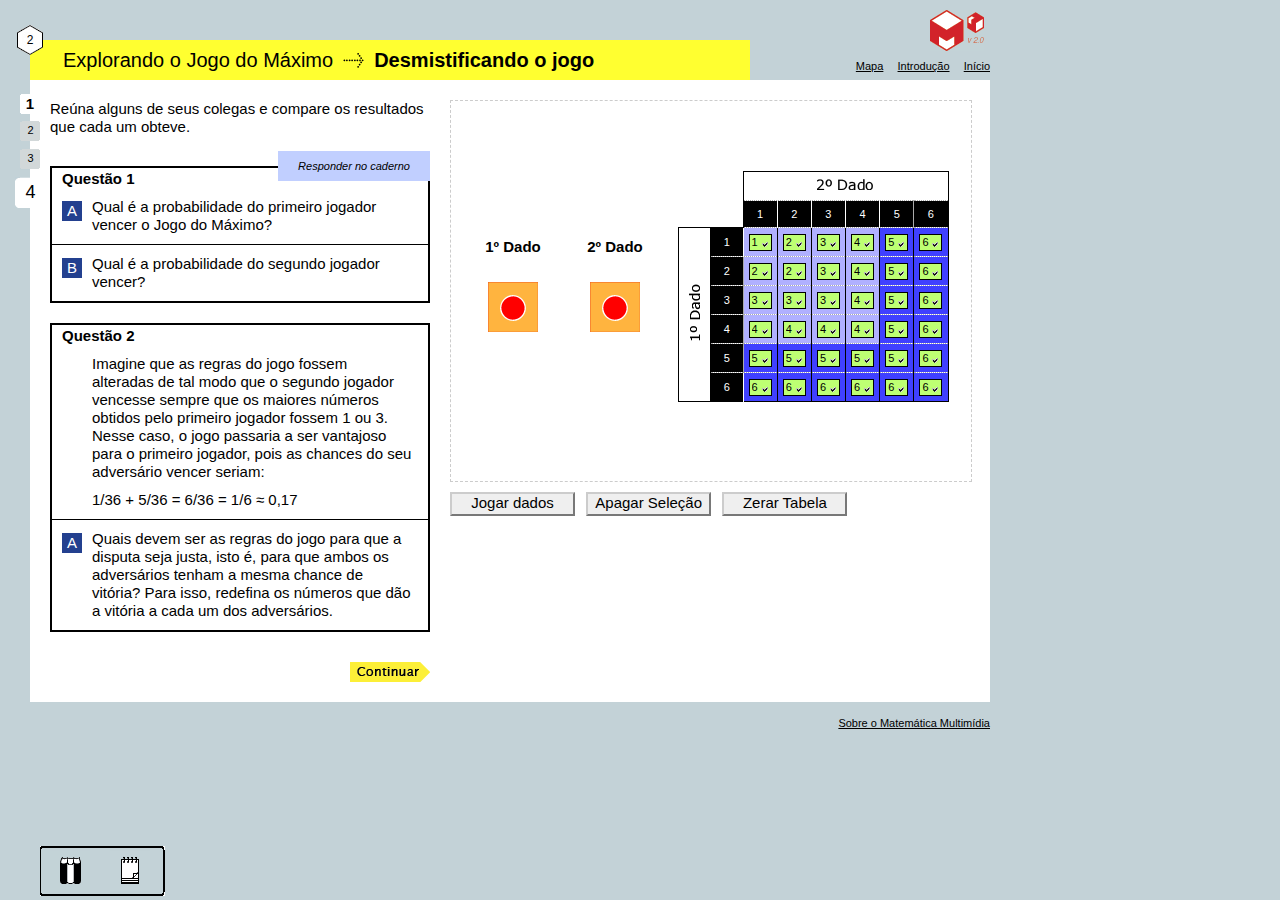
<file: atividade2_parte4.html>
﻿<!DOCTYPE html PUBLIC "-//W3C//DTD XHTML 1.0 Strict//EN"
"http://www.w3.org/TR/xhtml1/DTD/xhtml1-strict.dtd">
<html xmlns = "http://www.w3.org/1999/xhtml"  xml:lang = "pt-br"  lang = "pt-br">
	<head>
		<meta http-equiv="Content-Type" content="text/html; charset=utf-8" />

		<link rel="stylesheet" type="text/css" href="css/estilo.css" media="screen, projection" title="normal"/>
		<link rel="alternate stylesheet"  type="text/css" href="css/estilo2.css" title="grande" />

		<link rel="stylesheet" type="text/css" href="css/popup.css" media="screen, projection" />
		<link rel="stylesheet" type="text/css" href="css/notas.css" media="screen, projection" />
		<link rel="stylesheet" type="text/css" href="css/bloco.css" media="screen, projection" />
		<link rel="stylesheet" type="text/css" href="css/calculadora.css" media="screen, projection" />
		<!--[if IE 7]>
			<link rel="stylesheet" type="text/css" href="css/estilo_ie7.css" media="screen, projection" />
		<![endif]-->
		<!--[if lte IE 6]>
			<link rel="stylesheet" type="text/css" href="css/estilo_ie6.css" media="screen, projection" />
		<![endif]-->

		<script type="text/javascript" src="scripts/AC_RunActiveContent.js"></script>
		<script type="text/javascript" src="scripts/protoaculous.js"></script>
		<script type="text/javascript" src="scripts/salvaLocal.js"></script>
		<script type="text/javascript" src="scripts/popup.js"></script>
		<script type="text/javascript" src="scripts/notas.js"></script>
		<script type="text/javascript" src="scripts/bloco.js"></script>
		<script type="text/javascript" src="scripts/calculadora.js"></script>
		<script type="text/javascript" src="scripts/rolagem.js"></script>


		<!-- O arquivo referencias.js e curiosidades.js devem ser incluídos depois do interface -->
		<script type="text/javascript" src="scripts/interface.js"></script>
		<script type="text/javascript" src="scripts/referencias.js"></script>
		<script type="text/javascript" src="scripts/curiosidades.js"></script>

		<!-- O arquivo exemplo_correcao.js que contem as funções que corrigem, deve ser incluido antes do exemplo_conteudo.js-->
		<!-- O arquivo inputs.js deve ser incluído por último -->
		<script type="text/javascript" src="scripts/maximo_atividade2_correcao.js"></script>
		<script type="text/javascript" src="scripts/maximo_atividade2_conteudo.js"></script>
		<script type="text/javascript" src="scripts/maximo_funcoes.js"></script>

		<script type="text/javascript" src="scripts/inputs.js"></script>
		<script type="text/javascript">

			var PosicaoAtual = {Atividade: 2, Parte: 3};
			var ProximaParte = 'mapa.html';


			var Popups = $H({
				link_continuar: {
					conteudo: 'Para prosseguir, você deve responder corretamente todas as repostas.',
					layout: ['seta_baixo', 'direita'],
					largura: 11
				}
			});

			var Links = $H({
			});

			var Perguntas = $H({
            });		</script>


		<style type="text/css">
		<!--
		.tabelamanual {float: left; padding: 0; border: 0px solid #000; border-collapse: collapse; table-layout: fixed;  width: 20px; background: transparent;}
		.tabelamanual th{
			background: #000;
			height: 28px;
			color: #fff;
			text-align: center;
			border-right: 1px solid #FFF;
			font-size: 11px;
			overflow: hidden;
			height: 26px; }

		.tabelamanual th.linha { border-style: dotted solid; border-width:1px; 	border-color: #AAA }
		.tabelamanual th.ultima_borda { border-right: 1px solid #000; }
		.tabelamanual td
		{
		background: #FFF;
		font-size: 11px;
		color: #000;
		text-align: center;
		height: 28px;
		border-width: 1px;
		padding: 0 2px;
		border-style: dotted solid;
		border-color: #AAA #000;
		overflow: hidden;
		}

		.tabelamanual .primeira_linha {
		border-top: 1px solid #000;
		}

		.tabelamanual .ultima_linha {
		border-bottom: 1px solid #000;
		}


		.tabelamanual .jogador1 {
		background: #4040FF;
		}
		.tabelamanual .jogador2 {
		background: #B0B0FF;
		}

		.tabelamanual .canto_esquerdo {
		background: transparent;
		border: 0px solid #000;
		border-right: 1px solid #000;
		border-bottom: 1px solid #000;
		}

		.tabelamanual input
		{
		width: 17px;
		height: 15px !important;
		font-size: 11px !important;
		border: 1px solid black !important;
		padding: 0 2px !important;
		margin: 0 !important;
		}



		.tabelamanual .correto {background: #beff73 url(./img_layout/certinho.gif) bottom right no-repeat;}
		.tabelamanual .incorreto  {background: #ffb47f url(./img_layout/erradinho.gif) bottom right no-repeat;}

		.largura0 { width: 0px; }
		.largura1 { width: 20px; }
		.largura2 { width: 40px; }
		.largura3 { width: 60px; }
		.largura4 { width: 80px; }
		.largura5 { width: 100px; }
		.largura6 { width: 120px; }
		.largura7 { width: 140px; }
		.largura8 { width: 160px; }
		.largura9 { width: 180px; }
		.largura10 { width: 200px; }
		.largura11 { width: 220px; }
		.largura12{ width: 240px; }

		.sem_borda {border-style: none none !important; border-width: 0px !important;}

		.semi_destacado { background: #E9E9E9;}


		.seta_coluna {display: none; position: absolute; bottom: -10px; height: 5px; width: 10px; background: url(./img_layout/seta_coluna.jpg) no-repeat;}
		.seta_linha  {display: none; position:absolute; right: -6px; height: 10px; width: 5px; background: url(./img_layout/seta_linha.jpg) no-repeat;}

		.calculado { background-color: RGB(209,209,209); border: 0 !important;}
		.tabela_ativo { border: 3px solid black !important; margin-left: -2px !important;}
		-->
		</style>


		<title>Explorando o Jogo do Máximo</title>
	</head>
	<body onunload="">
	<!--
	Nunca crie um "onload" aqui, use a Classe Event do Prototype: Event.observe(window, 'load', funcaoAqui);
	Veja um exemplo no arquivo exemplo_correcao.js
	-->




		<div id="container">
			<div id="cabecalho">
				<div id="onde_estou">
					<div class="numero_atividade">2</div>
					<h1>Explorando o Jogo do Máximo</h1> <img src="img_layout/setinha-cabecalho.gif" alt=""/> <h2>Desmistificando o jogo</h2>
				</div>
				<div id="logo"></div>
				<div id="links">
					<a id="mapa" href="mapa.html">Mapa</a>
					<a href="introducao.html">Introdução</a>
					<a href="index.html">Início</a>
				</div>

				<div class="limpador"></div>
			</div>
			<!-- Por enquanto o controle de partes trancadas não será implementado-->
			<ul id="partes">
			</ul>

			<div id="software">
				<div id="conteudo">


					<div class="texto_solto">
						<p>Reúna alguns de seus colegas e compare os resultados que cada um obteve.</p>
					</div>
					<div id="questoes">

						<!--
						Para o Script se localizar, essa div "texto_genérico" é necessária. Caso não tenha texto aqui, deixe ela vazia.
						Coloque aqui qualquer texto genérico de instruções e teoria.
						-->




						<div class="caderno">
							<h2>Responder no caderno</h2>
							<ol>
								<li>
									<h3>Questão 1</h3>
									<ol>
										<li>
											<span class="icone_questao">A</span>
											<p>Qual é a probabilidade do primeiro jogador vencer o Jogo do Máximo?</p>
										</li>
										<li class="ultima">
											<span class="icone_questao">B</span>
											<p>Qual é a probabilidade do segundo jogador vencer?</p>
										</li>
									</ol>
								</li>
								<li>
									<h3>Questão 2</h3>
									<ol>
										<li>
											<p>Imagine que as regras do jogo fossem alteradas de tal modo que o segundo jogador vencesse sempre que os maiores números obtidos pelo primeiro jogador fossem 1 ou 3. Nesse caso, o jogo passaria a ser vantajoso para o primeiro jogador, pois as chances do seu adversário vencer seriam:</p>
											<p>1/36 + 5/36 = 6/36 = 1/6 ≈ 0,17</p>
										</li>
										<li class="ultima">
											<span class="icone_questao">A</span>
											<p>Quais devem ser as regras do jogo para que a disputa seja justa, isto é, para que ambos os adversários tenham a mesma chance de vitória? Para isso, redefina os números que dão a vitória a cada um dos adversários.</p>
										</li>
									</ol>
								</li>
							</ol>
						</div>

						<a id="link_continuar">
							<span class="escondido">Continuar</span>
						</a>
						<div class="limpador"></div>
					</div>
				</div>
			</div>
			<br class="limpador" />
			<div id="rodape">
				<a target="_blank" href="http://m3.ime.unicamp.br">Sobre o Matemática Multimídia</a>
			</div>
		</div>
		<div id="applet">
			<div id="borda_applet" class="altura_applet_4 borda sem_fundo">
				<div style="position:relative; left:10px; top: 135px; width:177px; float:left; height: 200px;">
					<table style="width:100%;">
						<tr>
							<td style="font-size:12px;" align="center"><strong>1º Dado</strong><br><img src="./imgs/dice1.gif" id="dado1"></td>
							<td style="font-size:12px;" align="center"><strong>2º Dado</strong><br><img src="./imgs/dice1.gif" id="dado2"></td>
						</tr>
					</table>
				</div>


				<div style="float: right; position: relative; top: 70px; right:22px; height: 220px; width: 271px;">
					<table class="tabelamanual">
						<tr align="center">
							<td class="largura3 canto_esquerdo" id="tab00" colspan="2" rowspan="2" scope="col"></th>
							<td class="largura10 primeira_linha ultima_borda" colspan="6" scope="col"><img src="./imgs/texto_2dado.gif" alt="Segundo Dado" width="57" height="11"></th>
						</tr>
						<tr align="center">
							<th class="largura2" id="tab01" scope="col">1</th>
							<th class="largura2" id="tab02" scope="col">2</th>
							<th class="largura2" id="tab03" scope="col">3</th>
							<th class="largura2" id="tab04" scope="col">4</th>
							<th class="largura2 linha" id="tab05" scope="col">5</th>
							<th class="largura2 ultima_borda" id="tab06" scope="col">6</th>
						</tr>
						<tr>
							<td class="largura2 ultima_linha" rowspan="6" cope="row"><img src="./imgs/texto_1dado.gif" alt="Primeiro Dado" width="11" height="57"></th>
							<th class="largura2" id="tab10" scope="row">1</th>
							<td id="tab11"><input name="input11" type="text" id="input11"  size="1" maxlength="1" /></td>
							<td id="tab12"><input name="input12" type="text" id="input12"  size="1" maxlength="1" /></td>
							<td id="tab13"><input name="input13" type="text" id="input13"  size="1" maxlength="1" /></td>
							<td id="tab14"><input name="input14" type="text" id="input14"  size="1" maxlength="1" /></td>
							<td id="tab15"><input name="input15" type="text" id="input15"  size="1" maxlength="1" /></td>
							<td id="tab16"><input name="input16" type="text" id="input16"  size="1" maxlength="1" /></td>
						</tr>
						<tr>
							<th class="linha" id="tab20" scope="row">2</th>
							<td id="tab21"><input name="input21" type="text" id="input21"  size="1" maxlength="1"  /></td>
							<td id="tab22"><input name="input22" type="text" id="input22"  size="1" maxlength="1"  /></td>
							<td id="tab23"><input name="input23" type="text" id="input23"  size="1" maxlength="1"  /></td>
							<td id="tab24"><input name="input24" type="text" id="input24"  size="1" maxlength="1"  /></td>
							<td id="tab25"><input name="input25" type="text" id="input25"  size="1" maxlength="1"  /></td>
							<td id="tab26"><input name="input26" type="text" id="input26"  size="1" maxlength="1"  /></td>
						</tr>
						<tr>
							<th class = "linha" id="tab30" scope="row">3</th>
							<td id="tab31"><input name="input31" type="text" id="input31"  size="1" maxlength="1"  /></td>
							<td id="tab32"><input name="input32" type="text" id="input32"  size="1" maxlength="1"  /></td>
							<td id="tab33"><input name="input33" type="text" id="input33"  size="1" maxlength="1"  /></td>
							<td id="tab34"><input name="input34" type="text" id="input34"  size="1" maxlength="1"  /></td>
							<td id="tab35"><input name="input35" type="text" id="input35"  size="1" maxlength="1"  /></td>
							<td id="tab36"><input name="input36" type="text" id="input36"  size="1" maxlength="1"  /></td>
						</tr>
						<tr>
							<th class="linha"  id="tab40" scope="row">4</th>
							<td id="tab41"><input name="input41" type="text" id="input41"  size="1" maxlength="1"  /></td>
							<td id="tab42"><input name="input42" type="text" id="input42"  size="1" maxlength="1"  /></td>
							<td id="tab43"><input name="input43" type="text" id="input43"  size="1" maxlength="1"  /></td>
							<td id="tab44"><input name="input44" type="text" id="input44"  size="1" maxlength="1"  /></td>
							<td id="tab45"><input name="input45" type="text" id="input45"  size="1" maxlength="1"  /></td>
							<td id="tab46"><input name="input46" type="text" id="input46"  size="1" maxlength="1"  /></td>
						</tr>
						<tr>
							<th class="linha" id="tab50" scope="row">5</th>
							<td id="tab51"><input name="input51" type="text" id="input51"  size="1" maxlength="1"  /></td>
							<td id="tab52"><input name="input52" type="text" id="input52"  size="1" maxlength="1"  /></td>
							<td id="tab53"><input name="input53" type="text" id="input53"  size="1" maxlength="1"  /></td>
							<td id="tab54"><input name="input54" type="text" id="input54"  size="1" maxlength="1"  /></td>
							<td id="tab55"><input name="input55" type="text" id="input55"  size="1" maxlength="1"  /></td>
							<td id="tab56"><input name="input56" type="text" id="input56"  size="1" maxlength="1"  /></td>
						</tr>
						<tr>
							<th id="tab60" scope="row">6</th>
							<td class="ultima_linha"  id="tab61"><input name="input61" type="text" id="input61"  size="1" maxlength="1"  /></td>
							<td class="ultima_linha" id="tab62"><input name="input62" type="text" id="input62"  size="1" maxlength="1"  /></td>
							<td class="ultima_linha" id="tab63"><input name="input63" type="text" id="input63"  size="1" maxlength="1"  /></td>
							<td class="ultima_linha" id="tab64"><input name="input64" type="text" id="input64"  size="1" maxlength="1"  /></td>
							<td class="ultima_linha" id="tab65"><input name="input65" type="text" id="input65"  size="1" maxlength="1"  /></td>
							<td class="ultima_linha" id="tab66"><input name="input66" type="text" id="input66"  size="1" maxlength="1"  /></td>
						</tr>
					</table>
					<div class="seta_linha" id="seta_linha" style="top: 62px; display: block;"/></div>
					<div class="seta_coluna" id="seta_coluna" style="left: 76px; display: block;"/></div>
				</div>
				<div class="canto sup_esq"></div>
				<div class="canto sup_dir"></div>
				<div class="canto inf_esq"></div>
				<div class="canto inf_dir"></div>
				<div id="associacao"></div>
			</div>
			<div id="comandos">
			<input class="botao botao_grande" type="button" id="botaoJogar" value="Jogar dados">
			<input class="botao botao_grande" type="button" id="botaoApagarSelecao" value="Apagar Sele&ccedil;&atilde;o">
			<input class="botao botao_grande" type="button" id="botaoZerarTabela" value="Zerar Tabela"><br />
			</div>
		</div>
	</div>
	<div id="associado"></div>
		<div id="ferramentas">
			<a href="javascript:;" onclick="return false;" id="link_notas"><span class="escondido">referencias</span></a>
			<a href="javascript:;" onclick="return false;" id="link_bloco"><span class="escondido">bloco de notas</span></a>

			<!--<a href="javascript:;" id="link_calculadora" onclick="javascript:calculadora();"><span class="escondido">calculadora</span></a>
			<a href="javascript:;" id="link_acessibilidade"><span class="escondido">acessibilidade</span></a>-->

		</div>
		<div id="calc" class="escondido"></div>
	</body>
</html>
</file>
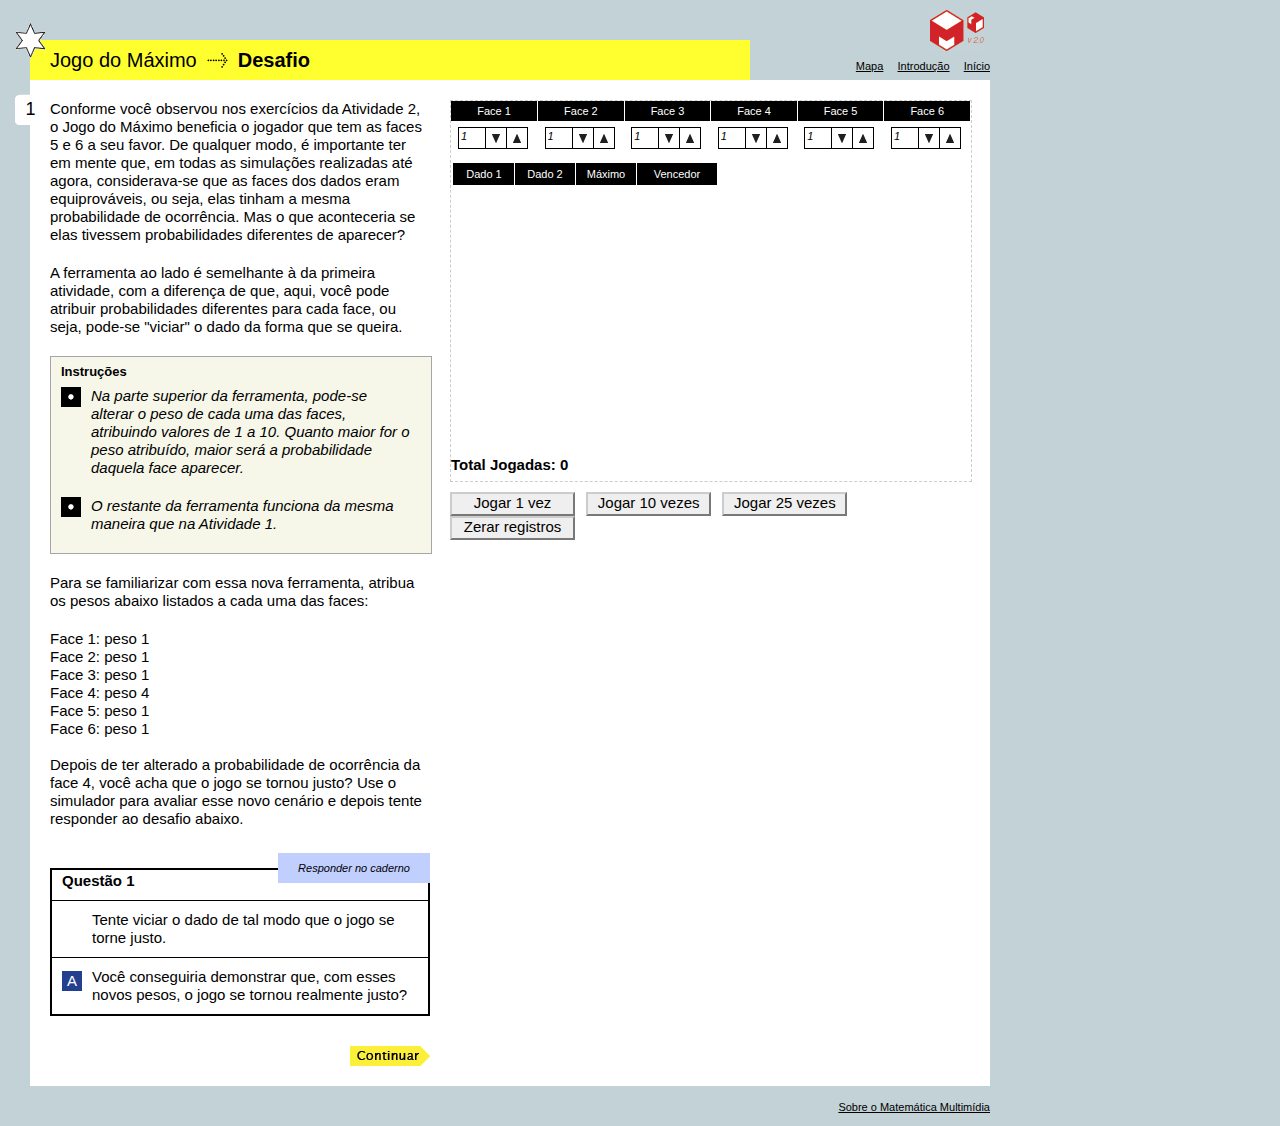
<file: desafio1.html>
﻿<!DOCTYPE html PUBLIC "-//W3C//DTD XHTML 1.0 Strict//EN"
"http://www.w3.org/TR/xhtml1/DTD/xhtml1-strict.dtd">
<html xmlns = "http://www.w3.org/1999/xhtml"  xml:lang = "pt-br"  lang = "pt-br">
	<head>
		<meta http-equiv="Content-Type" content="text/html; charset=utf-8" />

		<link rel="stylesheet" type="text/css" href="css/estilo.css" media="screen, projection" title="normal"/>
		<link rel="alternate stylesheet"  type="text/css" href="css/estilo2.css" title="grande" />

		<meta name=viewport content="width=device-width,initial-scale=1">
        <script src="https://www.geogebra.org/apps/deployggb.js"></script>

		<link rel="stylesheet" type="text/css" href="css/popup.css" media="screen, projection" />
		<link rel="stylesheet" type="text/css" href="css/notas.css" media="screen, projection" />
		<link rel="stylesheet" type="text/css" href="css/bloco.css" media="screen, projection" />
		<link rel="stylesheet" type="text/css" href="css/calculadora.css" media="screen, projection" />
		<!--[if IE 7]>
			<link rel="stylesheet" type="text/css" href="css/estilo_ie7.css" media="screen, projection" />
		<![endif]-->
		<!--[if lte IE 6]>
			<link rel="stylesheet" type="text/css" href="css/estilo_ie6.css" media="screen, projection" />
		<![endif]-->

		<script type="text/javascript" src="scripts/AC_RunActiveContent.js"></script>
		<script type="text/javascript" src="scripts/protoaculous.js"></script>
		<script type="text/javascript" src="scripts/salvaLocal.js"></script>
		<script type="text/javascript" src="scripts/popup.js"></script>
		<script type="text/javascript" src="scripts/notas.js"></script>
		<script type="text/javascript" src="scripts/bloco.js"></script>
		<script type="text/javascript" src="scripts/calculadora.js"></script>
		<script type="text/javascript" src="scripts/rolagem.js"></script>


		<!-- O arquivo referencias.js e curiosidades.js devem ser incluídos depois do interface -->
		<script type="text/javascript" src="scripts/interface.js"></script>
		<script type="text/javascript" src="scripts/referencias.js"></script>
		<script type="text/javascript" src="scripts/curiosidades.js"></script>

		<!-- O arquivo exemplo_correcao.js que contem as funções que corrigem, deve ser incluido antes do exemplo_conteudo.js-->
		<!-- O arquivo inputs.js deve ser incluído por último -->
		<script type="text/javascript" src="scripts/maximo_desafio_correcao.js"></script>
		<script type="text/javascript" src="scripts/maximo_desafio_conteudo.js"></script>
		<script type="text/javascript" src="scripts/maximo_funcoes.js"></script>
		<script type="text/javascript" src="scripts/inputs.js"></script>
		<script type="text/javascript">

			var nomeSoft="maximo";
			var PosicaoAtual = {Atividade: 3, Parte: 0};
			var ProximaParte = 'mapa.html';

			/*

				Popups, Links e Perguntas:

				Sempre devem ser usados em links <a> com um ID definido ("link_continuar" ou "paus", nesse exemplo, ou ainda "pede" e "pede2");
				Veja que não é necessário criar o parâmetro href, nem onclick, ou onmouseover, nada!
				Ambos criam um popup que abre com click, porem os listados em Link são tratados pondo cor azul e sublinhado tracejado automaticamente;
				Para itens que não precisam de sublinhar (como img_layout, por exemplo) é melhor usar a lista Popup;
				Para itens que precisam de uma interação com o usuário, use as Perguntas;

			*/

			var Popups = $H({
				link_continuar: {
					conteudo: 'Para prosseguir, você deve responder corretamente todas as repostas.',
					layout: ['seta_baixo', 'direita'],
					largura: 11
				}
			});

			var Links = $H({
			});

			var Perguntas = $H({
            });
			</script>


		<style type="text/css">
		<!--
		.tabelamanual {float: left; padding: 0; border: 1px solid #000; border-collapse: collapse; table-layout: fixed;  width: 20px; background: #FFF;}
		.tabelamanual th{ background: #000; height: 20px; color: #fff; text-align: center; border-right: 1px solid #FFF; font-size: 11px; overflow: hidden;}
		.tabelamanual th.ultima_borda { border-right: 1px solid #000; }
		.tabelamanual td {
			font-size: 11px;
			color: #000;
			text-align: center;
			height: 22px;
			border-width: 1px;
			padding: 0 2px;
			border-style: dotted solid;
			border-color: #AAA #000;
			overflow: hidden;
		}
		-->
		</style>


		<title>Jogo do Máximo</title>
	</head>
	<body onunload="">



		<div id="container">
			<div id="cabecalho">
				<div id="onde_estou">
				<div class="desafio"></div>
					<h1>Jogo do Máximo</h1> <img src="img_layout/setinha-cabecalho.gif" alt=""/> <h2>Desafio</h2>
				</div>
				<div id="logo"></div>
				<div id="links">
					<a id="mapa" href="mapa.html">Mapa</a>
					<a href="introducao.html">Introdução</a>
					<a href="index.html">Início</a>
				</div>

				<div class="limpador"></div>
			</div>
			<!-- Por enquanto o controle de partes trancadas não será implementado-->
			<ul id="partes">
			</ul>

			<div id="software">
				<div id="conteudo">


					<div class="texto_solto">
					<p>Conforme você observou nos exercícios da Atividade 2, o Jogo do Máximo beneficia o jogador que tem as faces 5 e 6 a seu favor. De qualquer modo, é importante ter em mente que, em todas as simulações realizadas até agora, considerava-se que as faces dos dados eram equiprováveis, ou seja, elas tinham a mesma probabilidade de ocorrência. Mas o que aconteceria se elas tivessem probabilidades diferentes de aparecer?</p>
					<p>A ferramenta ao lado é semelhante à da primeira atividade, com a diferença de que, aqui, você pode atribuir probabilidades diferentes para cada face, ou seja, pode-se "viciar" o dado da forma que se queira.</p>
					</div>

					<div class="caixa instrucoes">
						<h2>Instruções</h2>
						<p>Na parte superior da ferramenta, pode-se alterar o peso de cada uma das faces, atribuindo valores de 1 a 10. Quanto maior for o peso atribuído, maior será a probabilidade daquela face aparecer.</p>
						<p>O restante da ferramenta funciona da mesma maneira que na Atividade 1.</p>
					</div>

					<div class="texto_solto">
						<p>Para se familiarizar com essa nova ferramenta, atribua os pesos abaixo listados a cada uma das faces:</p>
						Face 1: peso 1<br class="limpador">
						Face 2: peso 1<br class="limpador">
						Face 3: peso 1<br class="limpador">
						Face 4: peso 4<br class="limpador">
						Face 5: peso 1<br class="limpador">
						Face 6: peso 1<br class="limpador">
						<br class="limpador">
						<p>Depois de ter alterado a probabilidade de ocorrência da face 4, você acha que o jogo se tornou justo? Use o simulador para avaliar esse novo cenário e depois tente responder ao desafio abaixo.</p>
					</div>

					<div id="questoes">
						<div id="texto_generico">
						</div>
						<div class="caderno">
							<h2>Responder no caderno</h2>
							<ol>
								<li>
									<h3>Questão 1</h3>
										<ol>
											<li><li>
											<p>Tente viciar o dado de tal modo que o jogo se torne justo.</p>
											<li class="ultima" >
												<span class="icone_questao">A</span>
												<p>Você conseguiria demonstrar que, com esses novos pesos, o jogo se tornou realmente justo?</p>
											</li>
										</ol>
								</li>
							</ol>
						</div>

						<a id="link_continuar">
							<span class="escondido">Continuar</span>
						</a>
						<div class="limpador"></div>
					</div>
				</div>
			</div>
			<br class="limpador" />
			<div id="rodape">
				<a target="_blank" href="http://m3.ime.unicamp.br">Sobre o Matemática Multimídia</a>
			</div>
		</div>
		<div id="applet">
			<div id="borda_applet" class="altura_applet_4 borda sem_fundo">
				<!--
					De acordo com a W3C as tags <applet> e <embed> estão depreciadas e não devem ser utilizadas em arquivos XHTML
					e, no lugar, deve ser usada a tag <object>

					No caso do flash, funcionando em todos os browsers:

						<object id="Urna" name="Urna" type="application/x-shockwave-flash" data="applets/SemReposicao.swf" width="520" height="400">
							<param name="menu" value="false" />
							<param name="movie" value="applets/SemReposicao.swf" />
						</object>

					No caso do Java, não dá pra pôr aqui comentado em HTML pois usa comentário condicional,
					mas está no arquivo java_applet.html
				-->
				<div class="canto sup_esq"></div>
				<div class="canto sup_dir"></div>
				<div class="canto inf_esq"></div>
				<div class="canto inf_dir"></div>
					<table class="tabela"  style="width:100%; border: none;" cellspacing="0" cellpadding="0">
						<tr>
							<th class="">Face 1</th>
							<th class="">Face 2</th>
							<th class="">Face 3</th>
							<th class="">Face 4</th>
							<th class="">Face 5</th>
							<th class="">Face 6</th>
						</tr>
						<tr>
							<td style="text-align:center;border: none"><div style="position:relative;top:6px;left:5px;width:72px; height:30px;border:none"><input type="spinner" min="0" max="10" value="1" id="spinner1"/></div></td>
							<td style="text-align:center;border: none"><div style="position:relative;top:6px;left:5px;width:72px; height:30px;border:none"><input type="spinner" min="0" max="10" value="1" id="spinner2"/></div></td>
							<td style="text-align:center;border: none"><div style="position:relative;top:6px;left:5px;width:72px; height:30px;border:none"><input type="spinner" min="0" max="10" value="1" id="spinner3"/></div></td>
							<td style="text-align:center;border: none"><div style="position:relative;top:6px;left:5px;width:72px; height:30px;border:none"><input type="spinner" min="0" max="10" value="1" id="spinner4"/></div></td>
							<td style="text-align:center;border: none"><div style="position:relative;top:6px;left:5px;width:72px; height:30px;border:none"><input type="spinner" min="0" max="10" value="1" id="spinner5"/></div></td>
							<td style="text-align:center;border: none"><div style="position:relative;top:6px;left:5px;width:72px; height:30px;border:none"><input type="spinner" min="0" max="10" value="1" id="spinner6"/></div></td>

						</tr>
					</table>
			<div style="float:left; position:relative; top:10px;">
				<div id="listaJogadas" style="overflow:scroll; height: 285px; width=282px">
					<table border="0">
						<tr>
							<td valign="top">
								<table id="tabelaDados" name="tabelaDados" class="tabela">
									<THEAD>
										<tr>
											<th class="largura3">Dado 1</th>
											<th class="largura3">Dado 2</th>
											<th class="largura3">Máximo</th>
											<th class="largura4">Vencedor</th>
										</tr>
									</THEAD>
									<TBODY>
									</TBODY>
								</table>
							</td>

						</tr>
					</table>
				</div>
				<p>
				<div style="position:relative; top:10px;"><strong>Total Jogadas:</strong> <span id="nTotalJogadas"><strong>0</strong></span></div>

			</div>

			<div style="float:right;  position:relative; top:10px;"">
				<div id="ggbApplet"></div>
                <script>
                    var ggbApp = new GGBApplet({"appName": "classic",
                    "width": 230, "height": 380,
                    "filename": "applets/3dados_menor.ggb",
                    "showResetIcon": false,
                    "enableRightClick": false,
                    "showMenuBar": false,
                    "showToolBar": false,
                    "showToolBarHelp": false,
                    "showAlgebraInput": false,
                    "enableShiftDragZoom": false,
                    "useBrowserForJS": true
                    }, true);
                    window.addEventListener("load", function() {
                    ggbApp.inject('ggbApplet');
                    });
                </script>
			</div>

			<div id="associacao"></div>
			</div>
			<div id="comandos">
				<p><input type="button" class="botao botao_grande" value="Jogar 1 vez" id="jogadaIndividutalButton">
				<input type="button" class="botao botao_grande" value="Jogar 10 vezes" id="10JogadasButton">
				<input type="button" class="botao botao_grande" value="Jogar 25 vezes" id="25JogadasButton">
				<input type="button" class="botao botao_grande" value="Zerar registros" id="zerarJogadasButton"></p>
			</div>
		</div>


		<div id="associado"></div>
		<div id="m3.ime.unicamp.brs">
			<a href="javascript:;" onclick="return false;" id="link_notas"><span class="escondido">referencias</span></a>
			<a href="javascript:;" onclick="return false;" id="link_bloco"><span class="escondido">bloco de notas</span></a>
			<!--<a href="javascript:;" id="link_calculadora" onclick="javascript:calculadora();"><span class="escondido">calculadora</span></a>
			<a href="javascript:setActiveStyleSheet('grande');" id="link_acessibilidade"><span class="escondido">acessibilidade</span></a>-->
		</div>
		<div id="calc" class="escondido"></div>
	</body>
</html>
</file>
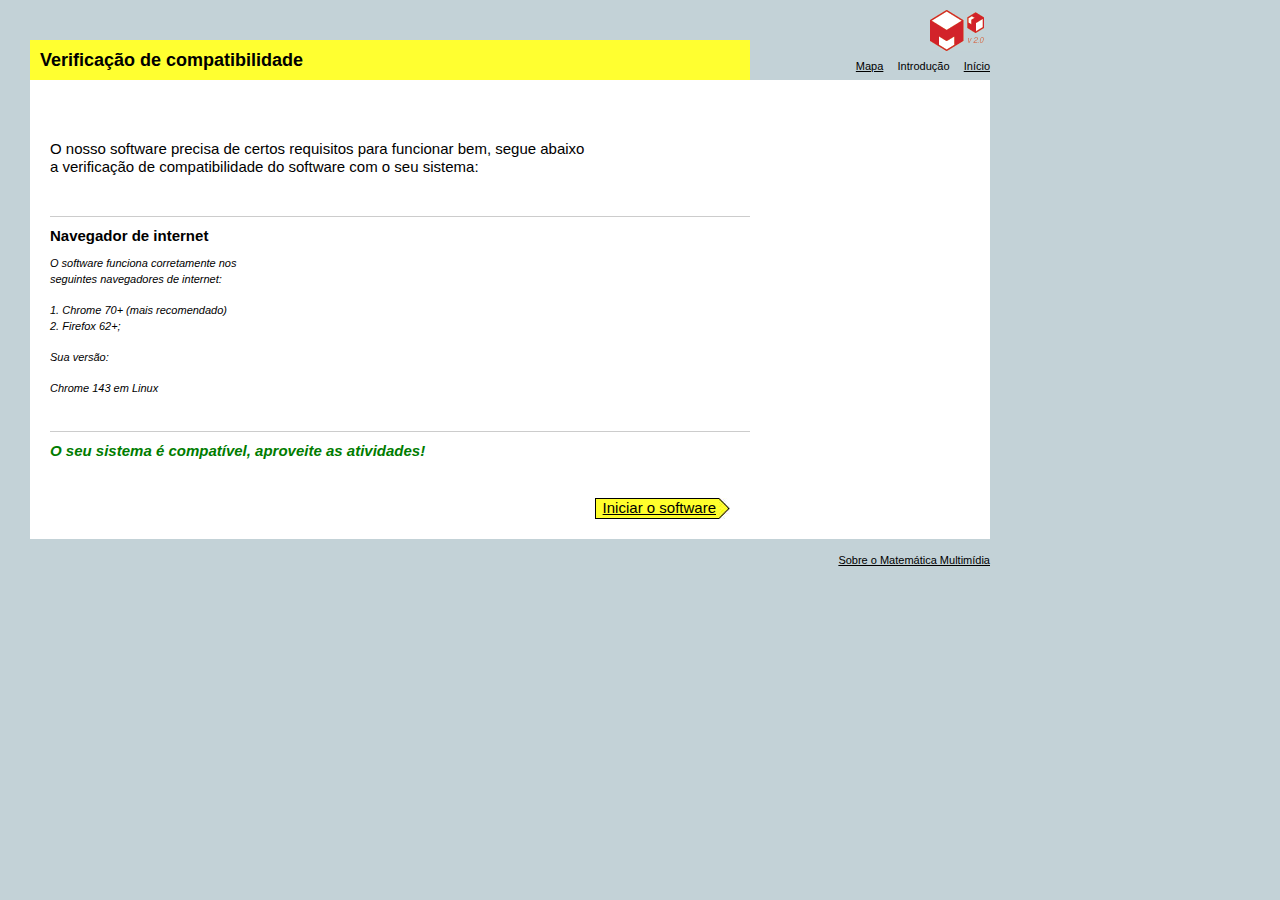
<file: detect.html>
<!DOCTYPE html PUBLIC "-//W3C//DTD XHTML 1.0 Strict//EN"
"http://www.w3.org/TR/xhtml1/DTD/xhtml1-strict.dtd">
<html xmlns = "http://www.w3.org/1999/xhtml"  xml:lang = "pt-br"  lang = "pt-br">
	<head>
		<meta http-equiv="Content-Type" content="text/html; charset=utf-8" />
		<link rel="stylesheet" type="text/css" href="css/abertura.css" media="screen, projection" title="normal"/>
		<link rel="alternate stylesheet" type="text/css" href="css/abertura2.css" media="screen, projection" title="grande"/>

		<link rel="stylesheet" type="text/css" href="css/popup.css" media="screen, projection" />


		<script type="text/javascript" src="scripts/AC_RunActiveContent.js"></script>
		<script type="text/javascript" src="scripts/protoaculous.js"></script>
		<script type="text/javascript" src="scripts/salvaLocal.js"></script>
		<script type="text/javascript" src="scripts/deployJava.js"></script>
		<script type="text/javascript" src="scripts/AC_OETags.js"></script>
		<script type="text/javascript" src="scripts/browser.js"></script>
		<script type="text/javascript" src="scripts/popup.js"></script>

		<script type="text/javascript">
			var PosicaoAtual = {Atividade: 0, Parte: 0};

		</script>

		<title>Explorando Jogo do Máximo</title>
	</head>
	<body>


		<div id="container">
			<div id="cabecalho">
				<div id="onde_estou">
					<h2>Verificação de compatibilidade</h2>
				</div>
				<div id="logo"></div>
				<div id="links">
					<a href="mapa.html">Mapa</a>
					<span>Introdução</span>
					<a href="index.html">Início</a>
				</div>

				<br class="limpador" />
			</div>

			<div id="abertura">
				<div id="conteudo">


					<div id="texto_compatibilidade">
						<p>O nosso software precisa de certos requisitos para funcionar bem, segue abaixo a verificação de compatibilidade do software com o seu sistema:</p>
					</div>
					<div id="verificacoes">
						<div class="coluna1 coluna">
							<h2>Navegador de internet</h2>
							<p>
								O software funciona corretamente nos seguintes navegadores de internet:
							</p>
							<p>

								1. Chrome 70+ (mais recomendado) <br />
								2. Firefox 62+; <br />

							</p>
							<p> Sua versão: </p>
							<p><span id="browserOsInst"></span></p>
							<p id="instnav"></p>
							<p id="Chrome"></p>
						</div>

						<!--
						<div class="coluna">
							<h2>Java Virtual Machine</h2>
							<p>É preciso que esteja instalada no sistema a seguinte versão do Java:</p>
							<p>1. Sun Java VM<span id="verJavaReq"></span></p>
							<p>Sua versão: </p>
							<p>Sun Java VM <span id="verJavaInst"></span></p>
							<p id="instjava"></p>
							<p id="java"></p>
						</div>

						<div class="coluna">
							<h2>Adobre Flash Player</h2>
							<p>A seguinte versão é necessária:</p>
							<p>1. Macromedia Flash Player <span id="verFlashReq"></span></p>
							<p>Sua versão: </p>
							<p>Macromedia Flash Player <span id="verFlashInst"></span></p>
							<p id="instflash"></p>
							<p id="flash"></p>
						</div>
						-->

						<br class="limpador">

						<div id="erro"style="font-weight:bold; font-style:italic; padding-top:10px; margin-top:20px; border-top:1px solid #CCCCCC; width: 700px;">
						</div>

						<br class="limpador">

						<div class="a_direita" style="margin: 20px;">
							<div class="a_esquerda apontador">
								<a id="comeco" href="introducao.html">Começar</a>
							</div>
							<div class="a_esquerda seta_apontador"></div>
						</div>

					</div>



					<br class="limpador">

				</div>
			</div>
			<br class="limpador" />
			<div id="rodape">
				<a href="http://m3.ime.unicamp.br" target="_blank">Sobre o Matemática Multimídia</a>
			</div>
		</div>

		<script type="text/javascript">


			var jah_abriu = false;
			var browser=navigator.appName;
			var b_version=navigator.appVersion;

			//Não precisa mais de flash nem java
			/*var flashRequiredMajorVersion = 9.0;
			var flashRequiredMinorVersion = 0;
			var flashRequiredRevision = 0;

			var javaRequiredVersion="1.4+";
			var hasReqestedVersion = DetectFlashVer(flashRequiredMajorVersion, flashRequiredMinorVersion, flashRequiredRevision);

			$('verFlashInst').innerHTML=GetSwfVer();
			$('verFlashReq').innerHTML=flashRequiredMajorVersion+'.'+flashRequiredMinorVersion+'.'+flashRequiredRevision;

			$('verJavaInst').innerHTML=deployJava.getJREs();
			$('verJavaReq').innerHTML=javaRequiredVersion;
			*/

			$('browserOsInst').innerHTML = BrowserDetect.browser + ' ' + BrowserDetect.version + ' em ' + BrowserDetect.OS ;


			var browser = 0;
			var safari = 0;
			var opera = 0;

			if ((BrowserDetect.browser=='Firefox' && BrowserDetect.version>=62)) {
				browser = 1;
			} else {
				if ((BrowserDetect.browser=='Chrome' && BrowserDetect.version>=70)) {

					browser = 1;
				}/*
				else {

					if ((BrowserDetect.browser=='Opera') && (BrowserDetect.version>=9)) {
						browser = 1;
						opera = 1;
					}
					else
					{
						if ((BrowserDetect.browser=='Safari') && (BrowserDetect.version>=4)) {
							browser = 1;
							safari = 1;
						}
					}
				}*/

			}


			if (browser == 0)
			{
				$('instnav').update('Instale o Chrome:');
				$('Chrome').update('<a href="https://www.google.com/chrome/">Google Chrome</a>');

			}

			if (BrowserDetect.OS == "Android")
			{
				$('instnav').update('Acesse o site pelo computador ou notebook');
			}


			//Não precisa de Java nem de Flash
			/*var flash = 0;
			if (hasReqestedVersion) {
				flash = 1;
			}


			if (flash == 0)
			{
				$('instflash').update('Instale o Flash Player:');
				$('flash').update('<a href="http://get.adobe.com/flashplayer/">Flash Player<a/>');
			}

			var java = 0;
			if (deployJava.versionCheck(javaRequiredVersion)) {
				java = 1;
			}


			if (safari || opera)
				java = 1;

			if (java == 0)
			{
				$('instjava').update('Instale a JVM:');
				$('java').update('<a href="http://www.java.com">Java Virtual Machine<a/>');
			}*/

			if (browser == 1 && BrowserDetect.OS != "Android")
			{
				$('erro').update('O seu sistema é compatível, aproveite as atividades!');
				$('erro').setStyle({color: 'RGB(0,124,0)'});
				$('comeco').update('Iniciar o software');
			}
			else
			{
				$('erro').update('O seu sistema possui algumas incompatibilidades, tente resolvê-las, antes de prosseguir.');
				$('erro').setStyle({color: 'RGB(245,29,20)'});
				$('comeco').update('Arriscar mesmo assim');
			}
		</script>
	</body>
</html>
</file>
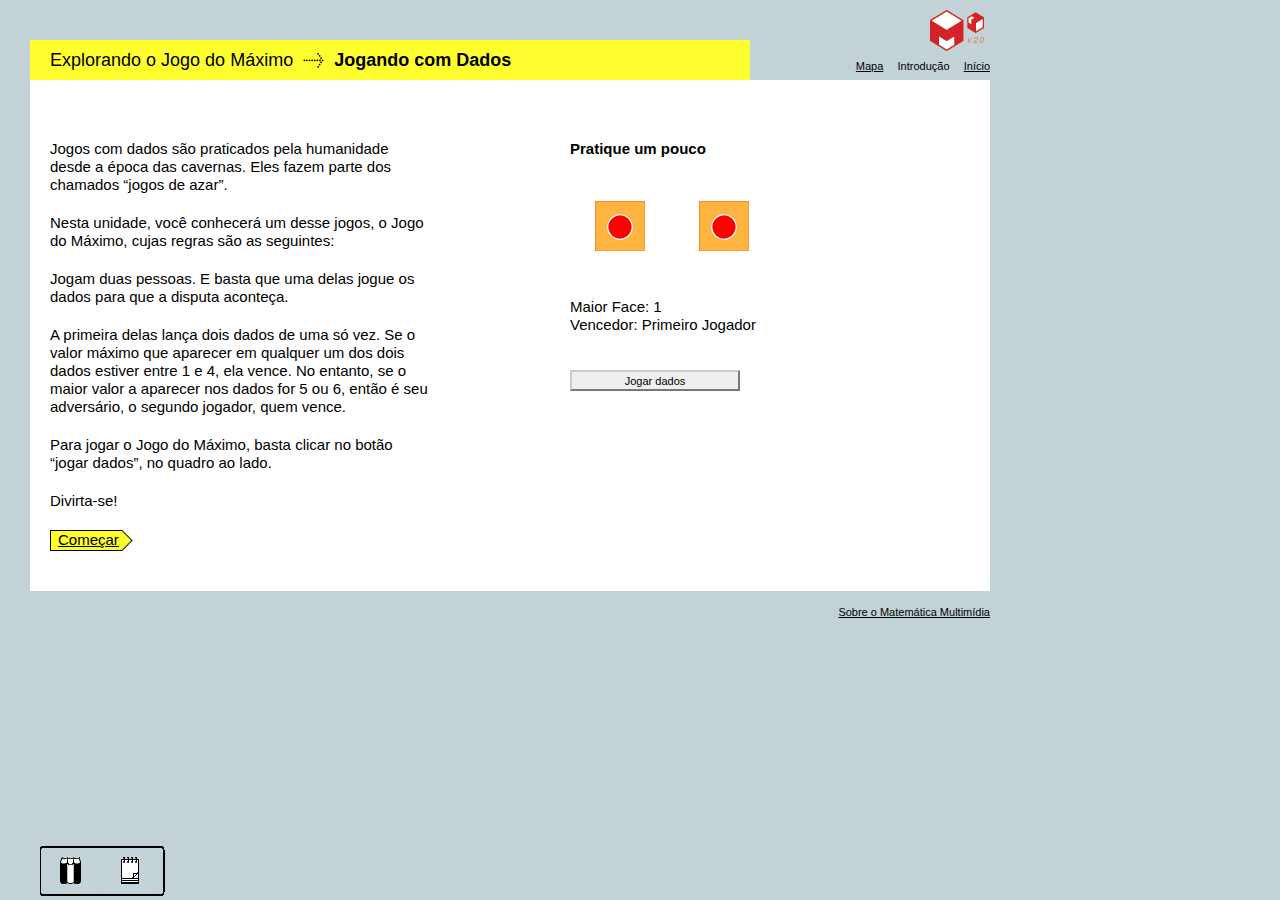
<file: introducao.html>
﻿<!DOCTYPE html PUBLIC "-//W3C//DTD XHTML 1.0 Strict//EN"
"http://www.w3.org/TR/xhtml1/DTD/xhtml1-strict.dtd">
<html xmlns = "http://www.w3.org/1999/xhtml"  xml:lang = "pt-br"  lang = "pt-br">
	<head>
	<head>
		<meta http-equiv="Content-Type" content="text/html; charset=utf-8" />
		<link rel="stylesheet" type="text/css" href="css/abertura.css" media="screen, projection" title="normal"/>
		<link rel="alternate stylesheet" type="text/css" href="css/abertura2.css" media="screen, projection" title="grande"/>

		<link rel="stylesheet" type="text/css" href="css/popup.css" media="screen, projection" />
		<link rel="stylesheet" type="text/css" href="css/notas.css" media="screen, projection" />
		<link rel="stylesheet" type="text/css" href="css/bloco.css" media="screen, projection" />
		<link rel="stylesheet" type="text/css" href="css/calculadora.css" media="screen, projection" />

		<script type="text/javascript" src="scripts/AC_RunActiveContent.js"></script>
		<script type="text/javascript" src="scripts/protoaculous.js"></script>
		<script type="text/javascript" src="scripts/salvaLocal.js"></script>
		<script type="text/javascript" src="scripts/popup.js"></script>
		<script type="text/javascript" src="scripts/notas.js"></script>
		<script type="text/javascript" src="scripts/bloco.js"></script>
		<script type="text/javascript" src="scripts/calculadora.js"></script>


		<script type="text/javascript" src="scripts/interface.js"></script>
		<script type="text/javascript" src="scripts/referencias.js"></script>
		<script type="text/javascript" src="scripts/curiosidades.js"></script>




		<script type="text/javascript" src="scripts/maximo_introducao_conteudo.js"></script>
		<script type="text/javascript" src="scripts/maximo_introducao.js"></script>
		<script type="text/javascript">
			var PosicaoAtual = {Atividade: 0, Parte: 0};
			var Links = $H({
			});

			var Perguntas = $H({
            });
			</script>
		<script type="text/javascript" src="scripts/inputs.js"></script>

		<title>Explorando o Jogo do Máximo</title>
	</head>
	<body onunload="">
		<div id="container">
			<div id="cabecalho">
				<div id="onde_estou">
					<h1>Explorando o Jogo do Máximo</h1> <img src="img_layout/setinha-cabecalho.gif" alt=""/> <h2>Jogando com Dados</h2>
				</div>
				<div id="logo"></div>
				<div id="links">
					<a href="mapa.html">Mapa</a>
					<span>Introdução</span>
					<a href="index.html">Início</a>
				</div>

				<br class="limpador" />
			</div>

			<div id="abertura">
				<div id="conteudo">


					<div id="texto_abertura">
					<p>Jogos com dados são praticados pela humanidade desde a época das cavernas. Eles fazem parte dos chamados “jogos de azar”.</p>
					<p>Nesta unidade, você conhecerá um desse jogos, o Jogo do Máximo, cujas regras são as seguintes:</p>
					<p>Jogam duas pessoas. E basta que uma delas jogue os dados para que a disputa aconteça.</p>
					<p>A primeira delas lança dois dados de uma só vez. Se o valor máximo que aparecer em qualquer um dos dois dados estiver entre 1 e 4, ela vence. No entanto, se o maior valor a aparecer nos dados for 5 ou 6, então é seu adversário, o segundo jogador, quem vence.</p>
					<p>Para jogar o Jogo do Máximo, basta clicar no botão “jogar dados”, no quadro ao lado.</p>
					<p>Divirta-se!</p>
							<div class="a_esquerda">
							<div class="a_esquerda apontador">
								<a href="mapa.html">Começar</a>
							</div>
							<div class="a_esquerda seta_apontador"></div>
						</div>

					</div>

					<div id="imgs_abertura">
						<div style="border:none;text-align:left;margin-left: 100px;">
							<strong>Pratique um pouco</strong>
							<br class="limpador"><br/>
							<img src="imgs/dice1.gif" id="dado1" alt="Primeiro Dado">
							<img src="imgs/dice1.gif" id="dado2" alt="Segundo Dado">
							<br class="limpador"><br/>
							<p>Maior Face: <span id="total">1</span></p>
							<p>Vencedor: <span id="vencedor">Primeiro Jogador</span></p>
							<br class="limpador"><br/>
							<input type="button" class="botao botao_gigante" id="botaoJogar" size="100" value="Jogar dados" onClick="javascript:jogarIntro();">
						</div>

					</div>

					<br class="limpador">

				</div>
			</div>
			<br class="limpador" />
			<div id="rodape">
				<a target="_blank" href="http://m3.ime.unicamp.br">Sobre o Matemática Multimídia</a>
			</div>
		</div>
		<div id="ferramentas">
			<a href="javascript:;" onclick="return false;" id="link_notas"><span class="escondido">referencias</span></a>
			<a href="javascript:;" onclick="return false;" id="link_bloco"><span class="escondido">bloco de notas</span></a>
			<a href="javascript:;" id="link_calculadora" onclick="javascript:calculadora();"><span class="escondido">calculadora</span></a>
			<a href="javascript:setActiveStyleSheet('grande');" id="link_acessibilidade"><span class="escondido">acessibilidade</span></a>
		</div>
		<div id="calc" class="escondido"></div>

	</body>
</html>
</file>
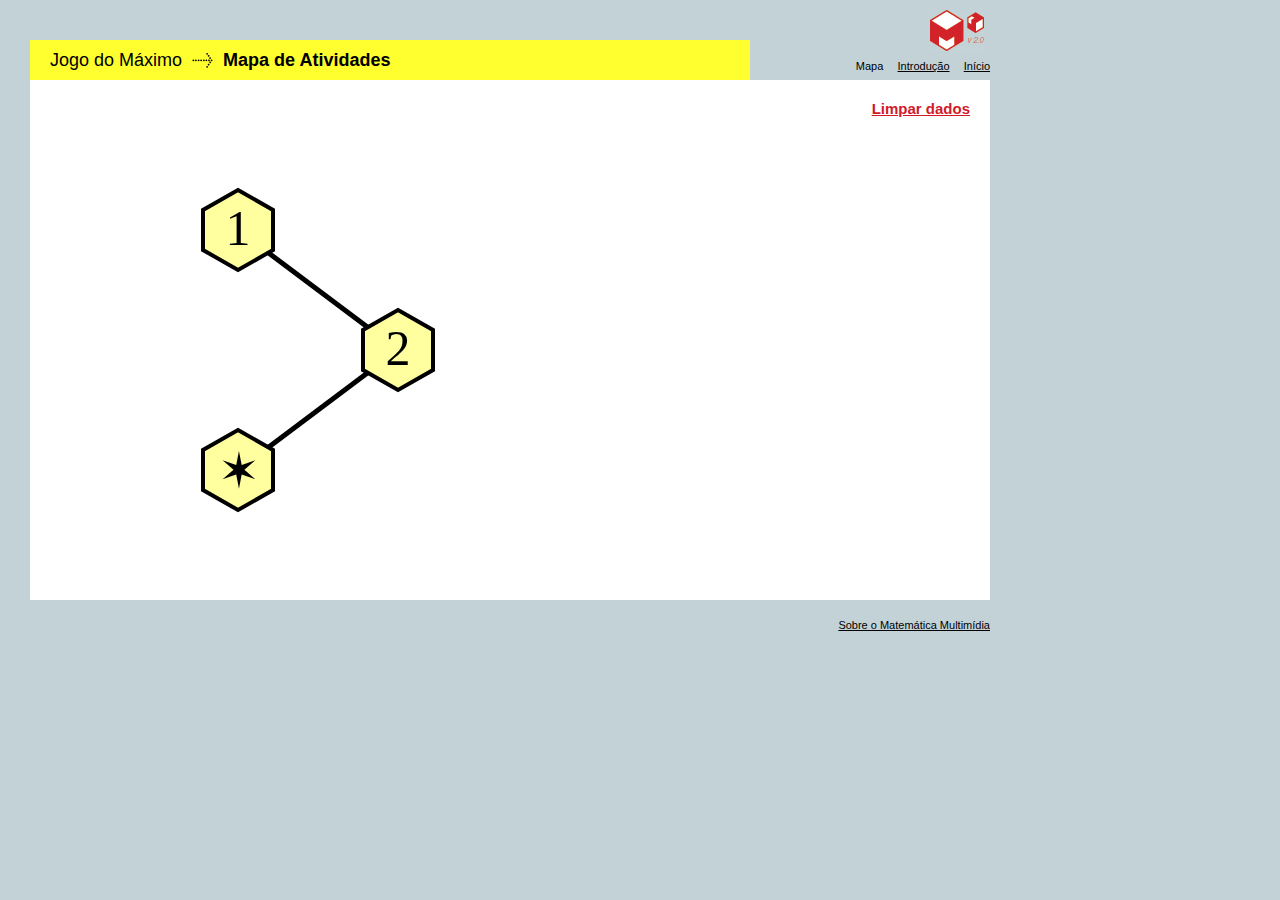
<file: mapa.html>
<!DOCTYPE html PUBLIC "-//W3C//DTD XHTML 1.0 Strict//EN"
"http://www.w3.org/TR/xhtml1/DTD/xhtml1-strict.dtd">

<html xmlns = "http://www.w3.org/1999/xhtml"  xml:lang = "pt-br"  lang = "pt-br">
	<head>
		<meta http-equiv="Content-Type" content="text/html; charset=utf-8" />
		<link rel="stylesheet" type="text/css" href="css/mapinha.css" media="screen, projection" />
		<link rel="stylesheet" type="text/css" href="css/abertura.css" media="screen, projection" />
		<link rel="stylesheet" type="text/css" href="css/popup.css" media="screen, projection" />
		<script type="text/javascript" src="scripts/AC_RunActiveContent.js"></script>
		<script type="text/javascript" src="scripts/protoaculous.js"></script>
		<script type="text/javascript" src="scripts/salvaLocal.js"></script>
		<script type="text/javascript" src="scripts/popup.js"></script>
		<script type="text/javascript" src="scripts/mapinha.js"></script>

		<title>Explorando o Jogo do Máximo</title>
		<script type="text/javascript">
			var nomeSoft = 'maximo';
			var Perguntas = $H({
				limpar: {
					conteudo: '<p>Isso irá apagar todos os dados armazenados, como respostas guardadas, para essa unidade.</p><p style="margin-top:10px;">Você tem certeza?</p>',
					layout: ['seta_cima','direita'],
					largura: 10,
					callback: resetar,
					// se o usuário clicar em 'Sim', o popup chamará a funcao funcao_pede na qual this.resultado será 'sim'
					// Veja que essa função deve estar definida, ou ser definida nesse exato momento (como no exemplo "pede2")
					respostas: [{sim: 'Sim'}, {nao: 'Não'}]
				}
			});

			function resetar() {
				if (this.resultado == 'sim') {
					$('SalvaLocal').ApagaTudo(nomeSoft);
					location.reload();
				}
			}
		</script>

	</head>
	<body>
		<div id="container">
			<div id="cabecalho">
				<div id="onde_estou">
					<h1>Jogo do Máximo</h1> <img src="img_layout/setinha-cabecalho.gif" alt=""/> <h2>Mapa de Atividades</h2>
				</div>
				<div id="logo"></div>
				<div id="links">
					<span>Mapa</span>
					<a href="introducao.html">Introdução</a>
					<a href="index.html">Início</a>
				</div>

				<br class="limpador" />
			</div>

			<div id="abertura">
				<div id="conteudo">
					<a id="limpar" style="position:absolute; right:20px; top: 20px; color:RGB(210,25,42); font-weight:bold; ">Limpar dados</a>
				</div>
			</div>
			<br class="limpador" />
			<div id="rodape">
				<a target="_blank" href="http://m3.ime.unicamp.br/">Sobre o Matemática Multimídia</a>
			</div>
		</div>

		<script>
		fetch("scripts/estrutura.xml")
			.then(function(response){
			response.text().then(function(data){
				const m = new Mapinha("conteudo", nomeSoft);
				m.parseXml(data);
				m.adicionaBotoesItens();
				});
			})
			.catch(function(err){
			console.error('Failed retrieving information', err);
			});
		</script>

	</body>
</html>
</file>
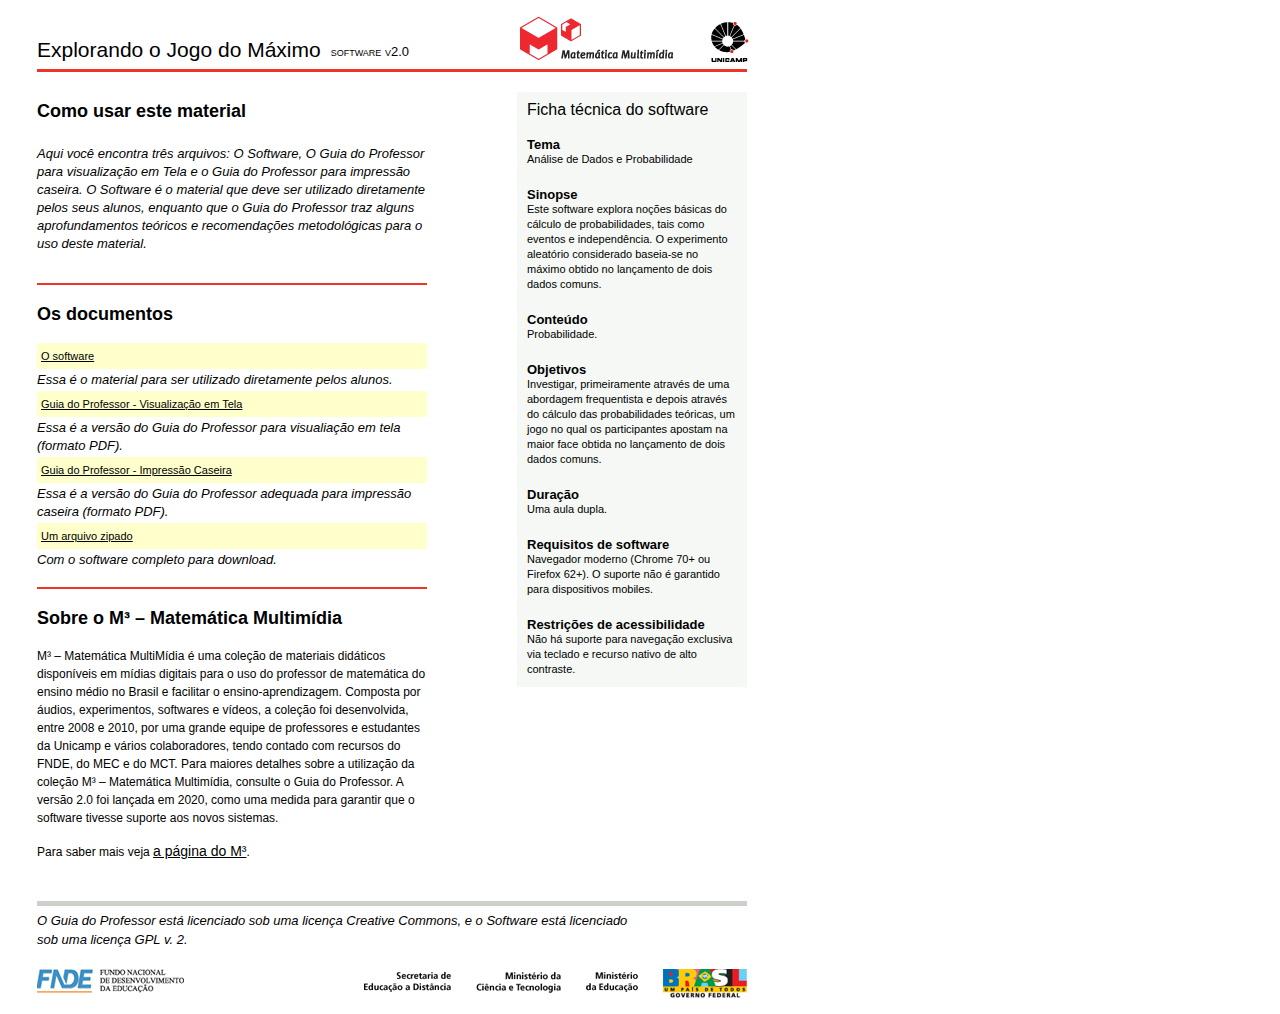
<file: visualizar.html>
<!DOCTYPE html PUBLIC "-//W3C//DTD XHTML 1.0 Strict//EN"
"http://www.w3.org/TR/xhtml1/DTD/xhtml1-strict.dtd">
<html xmlns="http://www.w3.org/1999/xhtml" xml:lang="pt-br" lang="pt-br">

<head>
    <script type="text/javascript" src="scripts/protoaculous.js"></script>
    <script type="text/javascript" src="scripts/conteudovisualizar.js"></script>
    <meta http-equiv="Content-Type" content="text/html; charset=utf-8" />
    <style type="text/css" media="screen, projection">
        * {
            font: 15px/18px "Fira Sans", sans-serif;
            list-style-type: none;
            margin: 0;
            padding: 0;
            text-decoration: none;
            border: none;
            color: black;
        }
        
        html {
            overflow: auto;
        }
        
        body {
            background-color: white;
        }
        
        strong {
            font-weight: bold;
        }
        
        em {
            font-style: italic;
        }
        /* cabeçalho e textos, corpo mais geral do site */
        
        #container {
            width: 710px;
            margin-left: 37px;
            margin-right: 10px;
        }
        
        #cabecalho {
            width: 100%;
            height: 32px;
            border-bottom: 3px solid RGB(238, 52, 36);
            padding-top: 37px;
        }
        
        #cabecalho h1 {
            float: left;
            font-size: 21px;
            line-height: 25px;
        }
        
        #cabecalho h2 {
            float: left;
            font-size: 13px;
            line-height: 30px;
            margin-left: 10px;
            font-variant: small-caps;
        }
        
        #logo {
            float: right;
            margin-top: -25px;
            margin-right: -2px;
        }
        
        #logo #unicamp {}
        
        #logo #projeto {
            margin-right: 30px;
        }
        
        #conteudo {
            width: 100%;
            margin-top: 20px;
            float: left;
        }
        
        #conteudo #esquerda {
            float: left;
            width: 390px;
            padding: 10px 10px 10px 0px;
        }
        
        #conteudo #esquerda h2 {
            font-family: "Fira Sans", sans-serif;
            font-size: 18px;
            font-weight: bold;
            margin-bottom: 5px;
        }
        
        #conteudo #esquerda h3 {
            font-family: "Fira Sans", sans-serif;
            font-size: 13px;
            font-weight: 600;
            margin-top: 20px;
        }
        
        #conteudo #esquerda p {
            font-size: 13px;
            font-family: "Fira Sans", sans-serif;
            font-style: italic;
            width: 392px;
        }
        
        #conteudo #esquerda a {
            font-size: 11px;
            color: RGB(0, 0, 170);
            text-decoration: underline;
        }
        
        #conteudo #esquerda #sobre {
            border-top: 2px solid RGB(238, 52, 36);
            width: 390px;
            padding-top: 20px;
        }
        
        #conteudo #esquerda #sobre h2 {
            font-size: 18px;
            font-family: "Fira Sans", sans-serif;
            font-weight: bold;
            margin-bottom: 20px;
        }
        
        #conteudo #esquerda #sobre p {
            margin-bottom: 15px;
            width: 392px;
            font-style: normal;
            font-size: 12px;
        }
        
        .desabilitado {
            text-decoration: none !important;
            background: RGB(245, 248, 244) !important;
        }
        
        .desabilitado:visited {
            background: RGB(245, 248, 244) !important;
        }
        
        .desabilitado:hover {
            color: black !important;
            background: RGB(245, 248, 244) !important;
        }
        
        #conteudo #direita {
            float: left;
            width: 210px;
            background-color: RGB(245, 248, 244);
            padding: 10px;
            margin-left: 80px;
        }
        
        #conteudo #direita h2 {
            font-size: 16px;
            line-height: 15px;
            margin-bottom: 5px;
        }
        
        #conteudo #direita h3 {
            font-family: "Fira Sans", sans-serif;
            font-size: 13px;
            line-height: 15px;
            font-weight: 600;
            margin-top: 20px;
        }
        
        #conteudo #direita p {
            font-size: 11px;
            line-height: 15px;
        }
        
        #patrocinio {
            width: 710px;
            margin-top: 15px;
            border-top: 5px solid RGB(204, 208, 203);
            padding-top: 5px;
        }
        
        #patrocinio p {
            width: 607px;
        }
        
        #patrocinio img {
            padding-right: 15px;
            margin-top: 5px;
        }
        
        .limpador {
            height: 5px;
            clear: both;
        }
        
        .a_esquerda {
            float: left;
        }
        
        .a_direita {
            float: right;
        }
        
        .sem_padding {
            padding: 0 !important;
        }
        
        .espaco_superior {
            margin-top: 15px;
        }
        
        #conteudo #esquerda a {
            display: block;
            padding: 4px;
            margin: 2px 0;
            background: #ffc;
            color: black;
        }
        
        #conteudo #esquerda a:visited {
            background: RGB(245, 248, 244);
        }
        
        #conteudo #esquerda a:hover {
            color: #fff;
            background: RGB(238, 52, 36);
        }
        
        #conteudo #esquerda #sobre a {
            display: inline;
            font-size: 14px;
            font-family: "Fira Sans", sans-serif;
            background: none;
            padding: 0;
            margin: 0;
        }
        
        #conteudo #esquerda #sobre a:visited {
            color: #111;
        }
        
        #conteudo #esquerda #sobre a:hover {
            color: #fff;
            background: RGB(238, 52, 36);
            text-decoration: none
        }
        
        .arquivo_principal {
            background: #f44 !important;
            color: white !important;
            font-weight: bold;
        }
        
        #patrocinio .a_esquerda p * {
            font-size: 13px;
        }
        
        em {
            font-family: "Fira Sans", sans-serif;
            font-style: italic;
        }
        
        hr {
            border-top: 2px solid RGB(238, 52, 36);
            margin: 30px 0 20px;
        }
    </style>



    <title>
        Experimento
    </title>
</head>

<body>


    <div id="container">
        <div id="cabecalho">
            <h1>
                <script type="text/javascript">
                    document.write(nome_do_software);
                </script>
            </h1>
            <h2>
                <script type="text/javascript">
                    document.write(tipo);
                </script>
            </h2>
            <div id="logo">
                <script type="text/javascript">
                    document.write('<a href="' + site_projeto + '">');
                </script>
                <img id="projeto" alt="logo da Matemática Multimídia" src="imgs/logo.png" />
                <script>
                    document.write('</a>');
                </script>
                <a href="http://www.unicamp.br">
                    <img id="unicamp" alt="logo da unicamp" src="imgs/logo_unicamp.gif" />
                </a>
            </div>
        </div>
        <div id="conteudo">
            <div id="esquerda">
                <h2 style="padding-bottom: 20px;">Como usar este material</h2>
                <p>
                    <script type="text/javascript">
                        document.write(como_usar);
                    </script>
                </p>
                <hr />
                <h2>Os documentos</h2>

                <div id="impressao"></div>
                <div id="visualizacao"></div>
                <a href="../softwareM3.zip">Um arquivo zipado</a>
                <p>Com o software completo para download.</p>
                <br class="limpador" />

                <div id="sobre">
                    <h2>Sobre o M³ &ndash; Matemática Multimídia</h2>
                    <p>
                        <script type="text/javascript">
                            document.write(sobre_projeto);
                        </script>
                    </p>
                    <p>
                        <script type="text/javascript">
                            document.write('Para saber mais veja <a href="' + site_projeto + '">a página do M³</a>.');
                        </script>
                    </p>
                </div>
            </div>
            <div id="ficha_tecnica"></div>
        </div>

        <br class="limpador" />
        <div id="patrocinio">
            <div class="a_esquerda">

            </div>
            <div class="a_esquerda">
                <p>
                    <em>
							<script type="text/javascript">
								document.write(sobre_licensas);
							</script>
						</em>
                </p>
            </div>
            <br class="limpador" />
            <div class="a_esquerda espaco_superior">
                <script type="text/javascript">
                    document.write('<a href="' + link_fnde + '">');
                </script>
                <img class="a_esquerda" src="imgs/fnde.png" />
                <script>
                    document.write('</a>');
                </script>
            </div>
            <div class="a_direita espaco_superior">
                <script type="text/javascript">
                    document.write('<a href="' + link_seed + '">');
                </script>
                <img class="a_esquerda" src="imgs/educacao_distante.png" />
                <script>
                    document.write('</a>');
                    document.write('<a href="' + link_mct + '">');
                </script>
                <img class="a_esquerda" src="imgs/ciencia.png" />
                <script>
                    document.write('</a>');
                    document.write('<a href="' + link_mec + '">');
                </script>
                <img class="a_esquerda" src="imgs/educacao.png" />
                <script>
                    document.write('</a>');
                    document.write('<a href="' + link_governo + '">');
                </script>
                <img class="a_esquerda sem_padding" src="imgs/brasil.png" />
                <script>
                    document.write('</a>');
                </script>
            </div>
            <br class="limpador" />
        </div>

    </div>

</body>

<script type="text/javascript">
    document.title = nome_do_software;
    var titulo_impressao = 0;
    var titulo_visualizacao = 0;
    var ficha_tecnica = 0;

    Impressao.each(function(item) {
        dados = item.value;
        var pai = $('impressao');
        if (titulo_impressao == 0) {
            pai.insert(new Element('h3').update(' '));
            titulo_impressao = 1;
        }
        pai.insert(new Element('a', {
            id: dados.id,
            href: dados.arquivo
        }).update(dados.titulo));
        pai.insert(new Element('p', {
            id: 'conteudo_' + dados.id
        }).update(dados.conteudo));
    });

    Visualizacao.each(function(item) {
        dados = item.value;
        var pai = $('visualizacao');
        if (titulo_visualizacao == 0) {
            pai.insert(new Element('h3').update('Para visualização na tela'));
            titulo_visualizacao = 1;
        }
        pai.insert(new Element('a', {
            href: dados.arquivo
        }).update(dados.titulo));
        pai.insert(new Element('p').update(dados.conteudo));
    });

    FichaTecnica.each(function(item) {
        dados = item.value;
        if (ficha_tecnica == 0) {
            div_ficha = new Element('div', {
                id: 'direita'
            });
            div_ficha.insert(new Element('h2').update('Ficha técnica do software'));
            ficha_tecnica = 1;
        }
        div_ficha.insert(new Element('h3').update(dados.titulo));
        div_ficha.insert(new Element('p').update(dados.conteudo));
    });

    if (div_ficha) {
        var pai = $('ficha_tecnica');
        pai.insert(div_ficha);
    }

    var endereco = window.location;
    endereco = endereco.toString();
    if (endereco.substr(0, 7) == 'http://' || endereco.substr(0, 8) == 'https://')
        a = 1;
    else {
        $('software').href = "#";
        $('software').addClassName('desabilitado');
        $('conteudo_software').update('Você deve ter aberto este arquivo html diretamente. Este software deve ser utilizado online, através do site <a target="blank"; href="https://m3.ime.unicamp.br/">https://m3.ime.unicamp.br/</a>.');
    }
</script>

</html>
</file>
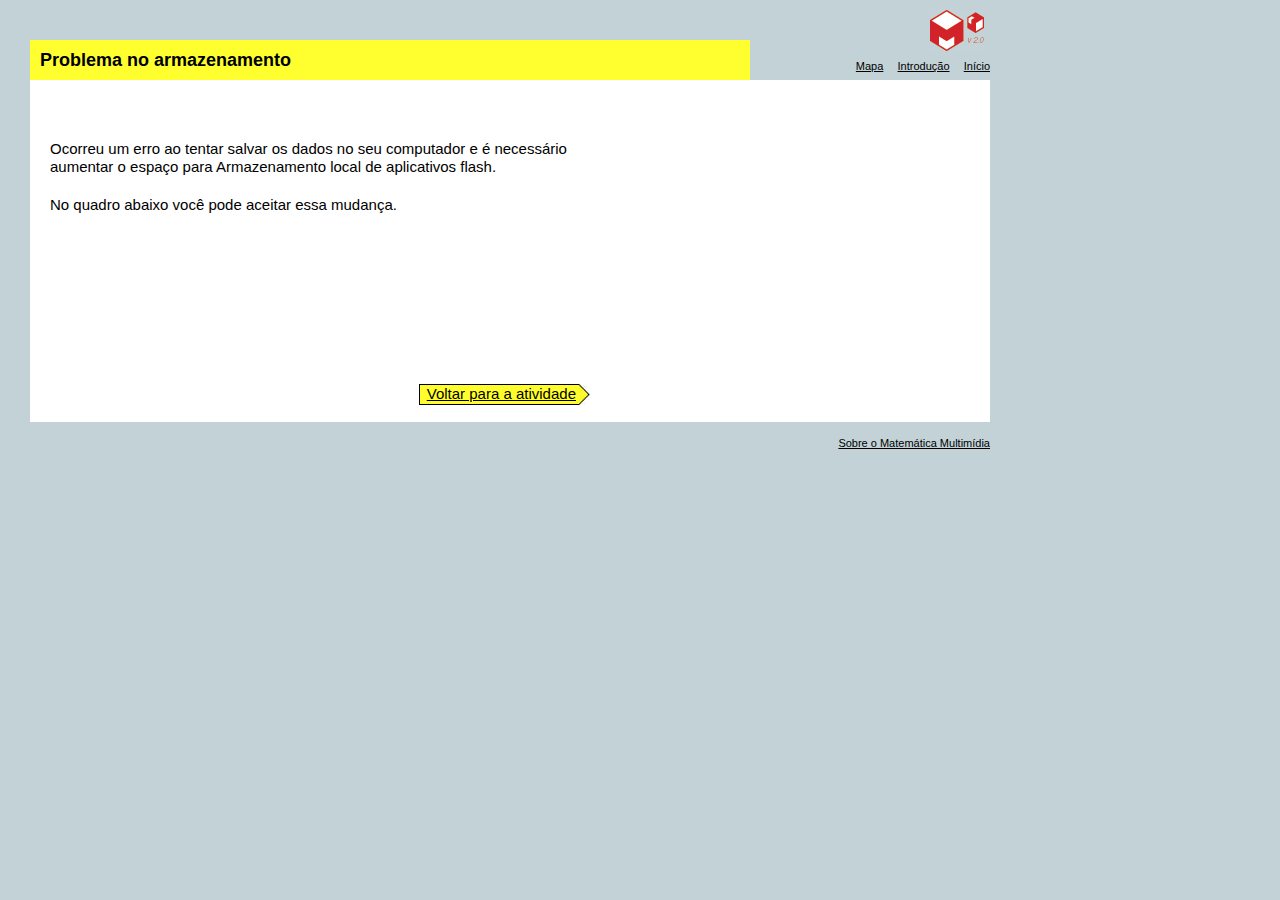
<file: scripts/armazenamento.html>
<!DOCTYPE html PUBLIC "-//W3C//DTD XHTML 1.0 Strict//EN"
"http://www.w3.org/TR/xhtml1/DTD/xhtml1-strict.dtd">
<html xmlns = "http://www.w3.org/1999/xhtml"  xml:lang = "pt-br"  lang = "pt-br">
	<head>
		<meta http-equiv="Content-Type" content="text/html; charset=utf-8" />
		<link rel="stylesheet" type="text/css" href="../css/abertura.css" media="screen, projection" title="normal"/>
		<link rel="alternate stylesheet" type="text/css" href="../css/abertura2.css" media="screen, projection" title="grande"/>

		<link rel="stylesheet" type="text/css" href="../css/popup.css" media="screen, projection" />


		<script type="text/javascript" src="../scripts/AC_RunActiveContent.js"></script>
		<script type="text/javascript" src="../scripts/protoaculous.js"></script>
		<script type="text/javascript" src="../scripts/salvaLocal.js"></script>
		<script type="text/javascript" src="../scripts/deployJava.js"></script>
		<script type="text/javascript" src="../scripts/AC_OETags.js"></script>
		<script type="text/javascript" src="../scripts/browser.js"></script>
		<script type="text/javascript" src="../scripts/popup.js"></script>

		<script type="text/javascript">
			var PosicaoAtual = {Atividade: 0, Parte: 0};
		</script>

		<title>Problema no armazenamento</title>
	</head>
	<body>



		<div id="container">
			<div id="cabecalho">
				<div id="onde_estou">
					<h2>Problema no armazenamento</h2>
				</div>
				<div id="logo"></div>
				<div id="links">
					<a href="mapa.html">Mapa</a>
					<a href="introducao.html">Introdução</a>
					<a href="index.html">Início</a>
				</div>

				<br class="limpador" />
			</div>

			<div id="abertura">
				<div id="conteudo">
					<div id="texto_compatibilidade">
						<p>
							Ocorreu um erro ao tentar salvar os dados no seu computador e
							é necessário aumentar o espaço para Armazenamento local de
							aplicativos flash.
						</p>
						<p>
							No quadro abaixo você pode aceitar essa mudança.
						</p>

						<div style="height: 150px;">
						</div>

						<div class="a_direita">
							<div class="a_esquerda apontador">
								<a id="voltar_curiosidade" href="javascript:history.go(-1);">Voltar para a atividade</a>
							</div>
							<div class="a_esquerda seta_apontador"></div>
						</div>
					</div>

					<br class="limpador" />
				</div>
			</div>
			<br class="limpador" />
			<div id="rodape">
				<a href="http://m3.ime.unicamp.br" target="_blank">Sobre o Matemática Multimídia</a>
			</div>
		</div>
	</body>
</html>
</file>
<file: css/abertura.css>
*
{
	font: 15px/18px "Fira Sans", sans-serif;
	list-style-type: none;
	margin: 0;
	padding: 0;
	border: none;
	color: black;
}

html
{
	overflow: auto;
}

body
{
	background-color: #C3D2D7;
}

strong, strong * { font-weight: bold; }
em, em * { font-style: italic; }
big {font-size: 21px; line-height:25px;}
small {font-size: 11px; line-height: 13px;}
sub, sup {font-size: 10px;}


/* cabeçalho e textos, corpo mais geral do site */

#abertura
{
	position: relative;
	float: left;
	height: auto;
	width: 100%;
	z-index: 1;
}

#texto_abertura
{
	margin: 40px 20px 40px 0;
	padding-left: 20px;
	width: 380px;
	float: left;
}

#texto_compatibilidade
{
	margin: 40px 20px 20px 0;
	padding-left: 20px;
	width: 540px;
}

#texto_compatibilidade p
{
	padding-bottom: 20px;
}
#verificacoes
{
	width: 700px;
	margin: 0px 20px 20px 20px;
	border-top: 1px solid #CCC;
}

#verificacoes .coluna
{
	margin-left: 10px;
	width: 225px;
	float:left;
	margin-top:10px;
}
#verificacoes .coluna h2 {font-weight: bold; margin-bottom: 10px;}
#verificacoes .coluna p, #verificacoes .coluna span {font-style: italic; margin-bottom: 15px; font-size: 11px; line-height: 16px;}
#verificacoes .coluna1 {margin-left: 0 !important;}


#texto_abertura p
{
	padding-bottom: 20px;
}


#imgs_abertura
{
	margin: 40px 20px;
	width: 380px;
	float: left;
}


#apresentacao
{
	width: 920px;
	padding: 20px;
}

#imagem_apresentacao {background:  RGB(255,255,47); width: 100%; height: 270px; position: relative; margin-bottom: 10px;}

#texto_apresentacao
{
	width:360px;
	height: auto;
	padding: 10px;
	position: absolute;
	right: 10px;
	bottom: 10px;
	z-index: 150;
	background-color: #FFF;
}

#patrocinio
{
	width: 920px;
	padding: 0 20px 0 20px;
	margin-top: 40px;
}

#patrocinio img
{
	padding-right: 20px;
}

#patrocinio_unicamp { margin-top: 3px; }

#iniciar { margin-top: 5px; }

#fichas
{
	width: 926px;
	padding: 20px 20px 20px 15px;
}

#fichas a
{
	display: inline;
	text-decoration: underline;
	padding: 0 5px;
}

#container
{
	width: 960px;
	margin-left: 30px;
	margin-right: 10px;
}

#cabecalho
{
	width: 100%;
	height: 80px;
}

#onde_estou
{
	width: 720px;
	height: 40px;
	margin-top: 40px;
	background-color: #FFFF30;
	float: left;
	position: relative;
}

#onde_estou *
{
	font-size: 18px;
	line-height: 40px;
	display: inline;
}

#onde_estou h1
{
	margin-left: 20px;
	margin-right: 10px;
	float: left;
}

#onde_estou img { float:left; margin-top: 13px; }

#onde_estou h2
{
	margin-left: 10px;
	font-weight: bold;
	float: left;
}


#onde_estou .numero_atividade
{
	width: 26px;
	height: 30px;
	background: url(../img_layout/hexagono-amarelo-fraco.gif) no-repeat;
	position: absolute;
	margin-left: -13px;
	margin-top: -15px;
	line-height: 30px;
	text-align: center;
	font-size: 12px;
}

#links
{
	float: left;
	width: 240px;
	text-align: right;
	margin-top: 5px;

}

#links a
{
	font-size: 11px;
	margin-left: 10px;
	text-decoration: underline;
}

#links span
{
	font-size: 11px;
	margin-left: 10px;
}

#logo
{
	float: right;
	background: url(../img_layout/logo.gif) no-repeat 0 10px;
	width: 60px;
	height: 51px;
}


#conteudo
{
	width: 100%;
	background-color: #FFF;
	padding-top: 20px;
}

#conteudo h1
{
	margin-left: 20px;
	margin-right: 5px;
	font-size: 23px;
}

#conteudo h1 i
{
	margin-left: 20px;
	margin-right: 5px;
	font-size: 18px;
}

.link_curiosidade{background: url(../img_layout/curiosidadesinha.gif) right center no-repeat; padding-right: 18px; text-decoration: none !important; border-bottom: 1px solid #2E47B2; color: #2E47B2;}

/* classes para o popup de ficha técnica */


.popup .ficha_tecnica {padding: 0 10px;}
.popup .ficha_tecnica  h2{color: #000; margin-bottom: 20px; font-weight: bold;}
.popup .ficha_tecnica  h3{color: #000; font-style: italic;}
.popup .ficha_tecnica p { margin-bottom: 10px;}
.popup .ficha_tecnica .texto { height: auto; overflow: auto;}
.popup .ficha_tecnica .fechar_popup { float: right; font: 13px/16px "Lucida Sans Unicode" "Lucida Sans"; text-decoration: underline; }





/* rodapé */

.apontador
{
	padding: 0 3px 0 7px;
	background-color: RGB(255, 254,44);
	border-left: 1px solid #000;
	border-top: 1px solid #000;
	border-bottom: 1px solid #000;
	height: 19px;
	float: left;
	z-index: 2;
	position: relative;
}

.apontador a { text-decoration: underline; }

.seta_apontador
{
	position: relative;
	background: url(../img_layout/apontador.jpg) no-repeat;
	float: left;
	width: 13px;
	height: 21px;
	z-index: 1;
	margin-left: -2px;
}

#rodape
{
	text-align: right;
	line-height: 40px;
}

#rodape a
{
	margin-left: 10px;
	font-size: 11px;
	text-decoration: underline;
}




#ferramentas
{
	width: 125px;
	height: 50px;
	background: url(../img_layout/barra-ferramentas.gif) no-repeat;
	position: fixed;
	left: 40px;
	bottom: 4px;
	z-index: 2000;
}

#ferramentas a
{
	display: block;
	width: 40px;
	height: 40px;
	margin: 5px 10px;
	float: left;
}

#link_notas
{	background: url(../img_layout/notas-off.gif);}
#link_notas:hover
{	background: url(../img_layout/notas-on.gif);}

#link_bloco
{	background: url(../img_layout/bloco-off.gif);}
#link_bloco:hover
{	background: url(../img_layout/bloco-on.gif);}

#link_calculadora
{	background: url(../img_layout/calculadora-off.gif);}
#link_calculadora:hover
{	background: url(../img_layout/calculadora-on.gif);}

#link_acessibilidade
{	background: url(../img_layout/acessibilidade-off.gif);}
#link_acessibilidade:hover
{	background: url(../img_layout/acessibilidade-on.gif);}

.link_curiosidade{background: url(../img_layout/curiosidadesinha.gif) right center no-repeat; padding-right: 18px; text-decoration: none !important; border-bottom: 1px solid #2E47B2; color: #2E47B2;}



/* calculadora */

#calc
{
	width: 245px;
	height: 261px;
	background: url(../img_layout/calc.gif) no-repeat;
	position: fixed;
	bottom: 58px;
	left: 39px;
	z-index: 1201;
}


/* Classes auxiliares*/

.escondido
{
	visibility: hidden;
	display: none;
}

.limpador
{
	height: 5px;
	clear: both;
}

.largura1 { width: 20px; }
.largura2 { width: 40px; }
.largura3 { width: 60px; }
.largura4 { width: 80px; }
.largura5 { width: 100px; }

.margem_inferior { margin-bottom: 20px; }
.margem_questao { margin-left: 30px !important; }
.margem_topo { margin-top: 40px !important; }
.a_esquerda { float: left; }
.a_direita { float: right; }
.sem_padding { padding: 0 !important }

.applet {border: 1px dotted #CCC; padding: 10px;}





#velatura {
	background-color:#A6A6A6;
	height:100%;
	width:100%;
	position:fixed;
	top: 0;
	left:0;
	z-index:500;
}





.botao {height:21px; font-size: 11px; margin-right:7px; padding-bottom: 2px; text-align:center; border: 2px outset #CCC;}
.botao:active{border: 2px inset #CCC;}
.botao.desabilitado, .botao.desabilitado:active{color: #999; border: 2px outset grey;}
.botao_pequeno {width: 50px;}
.botao_medio {width: 80px;}
.botao_grande {width: 110px;}
.botao_gigante {width: 170px;}
</file>
<file: css/popup.css>
a { text-decoration: underline;}


.link_informativo
{
	border-bottom: 1px dashed #2E47B2;
	text-decoration: none !important;
	color: #2E47B2;
	display: inline !important;
	margin: 0 !important;
	float: none !important;
}

/* Popup */

.popup_container{ position: absolute; z-index: 1300;}
.popup_container *{ cursor: default;}
.desesperados {position: fixed; top: 200px; left:200px;}
.aviso .popup{ background: #fff url(../img_layout/exclamacao.gif) no-repeat 0 center; border: 2px solid RGB(210, 35,42) !important; padding-left:30px !important; font-size: 11px !important; line-height: 14px !important;}
.popup_container .popup{ background-color: #fff; border: 2px solid black; padding: 10px; }
.desesperados .popup{ background-color: RGB(191,255,128) !important; border: 2px solid black; padding: 10px; }
.desesperados p, .desesperados div {margin-bottom:10px; }
.popup_container .popup a{text-decoration: underline; cursor: pointer;}
.popup_container .seta_baixo
{
	background: url(../img_layout/popup-seta-baixo.gif) no-repeat;
	width: 24px;
	height: 14px;
	position: absolute;
	margin-top: -2px;
}

.popup_container .seta_baixissimo
{
	background: url(../img_layout/popup-seta-baixissimo.gif) no-repeat;
	width: 24px;
	height: 14px;
	position: absolute;
	margin-top: -2px;
}

.popup_container .seta_cima
{
	background: url(../img_layout/popup-seta-cima.gif) no-repeat;
	width: 24px;
	height: 14px;
	position: absolute;
	margin-top: -12px;
}

.popup_container .seta_direita
{
	background: url(../img_layout/popup-seta-direita.gif) no-repeat;
	width: 14px;
	height: 24px;
	position: absolute;
	right: 0;
	margin-right: -12px;
}

.popup_container .sombra_direita
{
	background: url(../img_layout/popup-sombra-direita.gif) repeat-y;
	width: 2px;
	top: 2px;
	position: absolute;
	right: -2px;
}

.popup_container .sombra_baixo
{
	background: url(../img_layout/popup-sombra-baixo.gif) repeat-x;
	height: 2px;
	margin-left: 2px;
	position: absolute;
}

.popup_container .sombra_direita2
{
	width: 2px;
	top: 2px;
	position: absolute;
	right: -2px;
}

.popup_container .sombra_baixo2
{
	height: 2px;
	margin-left: 2px;
	position: absolute;
}
</file>
<file: css/estilo.css>
* {
    font: 15px/18px "Fira Sans", sans-serif;
    list-style-type: none;
    margin: 0;
    padding: 0;
    border: none;
    color: black;
}

html {
    overflow: auto;
}

body {
    background-color: #C3D2D7;
}

strong,
strong * {
    font-weight: bold;
}

em,
em * {
    font-style: italic;
}

big {
    font-size: 21px;
    line-height: 25px;
}

small {
    font-size: 11px;
    line-height: 13px;
}

sub,
sup {
    font-size: 10px;
}


/* radio e checkbox */

.radio {
    background: transparent url(../img_layout/radio.gif) no-repeat scroll 0 0;
    cursor: pointer;
    display: block;
    float: left;
    text-indent: -9999px;
    width: 15px;
    height: 15px;
}

.radio.radio_checado {
    background-position: -15px 0;
}

.radio.desabilitado {
    background-position: -30px 0;
}

.radio.radio_checado.desabilitado {
    background-position: -45px 0;
}

.input_radio .radio {
    margin-left: 30px;
    margin-bottom: 5px;
    margin-right: 5px;
}

#questoes .questao .input_radio .incorreto .radio {
    background-color: transparent !important;
}

#questoes .questao .input_radio .correto .radio {
    background-color: transparent !important;
}

.check {
    background: transparent url(../img_layout/check.gif) no-repeat scroll -20px 0;
    cursor: pointer;
    display: block;
    float: left;
    text-indent: -9999px;
    width: 20px;
    height: 20px;
    margin-right: 10px;
}

.check.check_checado {
    background-position: 0 0;
}

.check.desabilitado {
    background-position: -40px 0;
}

.check.check_checado.desabilitado {
    background-position: -60px 0;
}


/* definições básicas */

.ancora {
    list-style-type: none !important;
    margin: 0 !important;
    padding: 0 !important;
    text-decoration: none !important;
    border: none !important;
}

.botao {
    height: 24px;
    margin-right: 7px;
    padding-bottom: 2px;
    text-align: center;
    border: 2px outset #CCC;
}

.botao:active {
    border: 2px inset #CCC;
}

.botao.desabilitado,
.botao.desabilitado:active {
    color: #999;
    border: 2px outset grey;
}

.botao_pequeno {
    width: 50px;
}

.botao_medio {
    width: 80px;
}

.botao_grande {
    width: 125px;
}

.botao_gigante {
    width: 170px;
}

.salva_local {
    float: right;
    width: 1px;
    margin-right: 550px;
}

#SalvaLocal {
    position: absolute;
    top: 0;
    left: 0;
}

.ggbToolbar {
    padding: 5px;
    background-color: #EFEFEF;
}

.ggbToolbar input {
    margin-right: 5px;
    height: 26px;
    width: 26px;
}

.ggbToolbar input.selecionado {
    border: 2px inset #0000FF;
}

.ggbToolbar input.mouseover {
    border: 2px inset #CCCCCC;
}

#partes {
    float: left;
    margin-top: 14px;
    height: auto;
    margin-left: -20px;
    width: 40px;
}

#software {
    position: relative;
    float: left;
    height: auto;
    margin-left: -20px;
    width: 100%;
    z-index: 1;
}

#fichas {
    width: 920px;
    padding: 20px 0 20px 15px;
}

#fichas a {
    display: inline;
    text-decoration: underline;
    padding: 0 5px;
}

.texto_solto {
    width: 380px;
    margin: 0 20px;
}

.texto_solto p {
    margin-bottom: 20px;
}

.texto_solto h2 {
    font-size: 13px;
    margin-bottom: 15px;
    margin-left: 0px;
    font-weight: bold;
}

.partes {
    margin-bottom: 7px;
    text-align: center;
}

.partes a {
    font-weight: bold;
    width: 20px;
    height: 20px;
    line-height: 20px;
    margin-left: 10px;
    text-align: center;
    position: relative;
    display: block;
    text-decoration: none !important;
}

.parte_feita a {
    background: url(../img_layout/parte_feita.gif) no-repeat;
    z-index: 3;
}

.parte_quase_feita a {
    background: url(../img_layout/parte_quase_feita.gif) no-repeat;
    z-index: 3;
}

.parte_atual {
    font-size: 18px;
    width: 31px;
    height: 31px;
    line-height: 30px;
    margin-left: 5px;
    color: #000;
    background: url(../img_layout/parte_atual.gif) no-repeat;
    display: block;
    position: relative;
    z-index: 3;
}

.parte_proxima {
    font-size: 11px;
    font-weight: normal;
    color: #000;
    width: 21px;
    height: 21px;
    margin-left: 10px;
    background: url(../img_layout/parte_proxima.gif) no-repeat;
    z-index: 2;
    position: relative;
}

#associado {
    width: 20px;
    height: 16px;
    background: url(../img_layout/associado.jpg) no-repeat;
    position: absolute;
    top: -200px;
    left: -200px;
    z-index: 10;
}

#associacao {
    position: absolute;
    left: -110px;
    bottom: -110px;
    width: 180px;
    height: 15px;
    background-color: RGB(255, 255, 189);
    border: 2px solid black;
    padding: 2px 1px 5px 5px;
}

#associacao p {
    width: 150px;
}

#associacao .icone_questao {
    float: right;
    margin-top: -1px;
    margin-right: 0 !important;
}

#applet {
    width: 522px;
    left: 450px;
    position: absolute;
    top: 100px;
    z-index: 2;
}

.altura_applet_1 {
    height: 140px !important;
    overflow: hidden;
}

.altura_applet_2 {
    height: 220px !important;
    overflow: hidden;
}

.altura_applet_3 {
    height: 300px !important;
    overflow: hidden;
}

.altura_applet_4 {
    height: 380px !important;
    overflow: hidden;
}

.altura_applet_5 {
    height: 460px !important;
    overflow: hidden;
}

#applet .borda {
    border: 1px dashed #CCC;
    background: url(../img_layout/fundo_applet.jpg) repeat-y 10px 0;
}

#applet .sem_fundo {
    background: none;
}

#applet #comandos {
    margin-top: 10px;
}

#applet #borda_applet {
    position: relative;
    overflow: visible;
}

#applet .borda_associado {
    border: 2px solid black;
}

#applet.associado .canto {
    height: 3px;
    width: 3px;
    position: absolute;
    overflow: hidden;
}

#applet.associado .sup_esq {
    top: 0;
    left: 0;
    margin: -2px 0 0 -2px;
    background: url(../img_layout/pt-sup-esq.gif);
}

#applet.associado .sup_dir {
    top: 0;
    right: 0;
    margin: -2px -2px 0 0;
    background: url(../img_layout/pt-sup-dir.gif);
}

#applet.associado .inf_esq {
    bottom: 0;
    left: 0;
    margin: 0 0 -2px -2px;
    background: url(../img_layout/pt-inf-esq.gif);
}

#applet.associado .inf_dir {
    bottom: 0;
    right: 0;
    margin: 0 -2px -2px 0;
    background: url(../img_layout/pt-inf-dir.gif);
}

#ferramentas {
    width: 125px;
    height: 50px;
    background: url(../img_layout/barra-ferramentas.gif) no-repeat;
    position: fixed;
    left: 40px;
    bottom: 4px;
    z-index: 1999;
}

#ferramentas a {
    display: block;
    width: 40px;
    height: 40px;
    margin: 5px 10px;
    float: left;
}

#link_notas {
    background: url(../img_layout/notas-off.gif);
}

#link_notas:hover {
    background: url(../img_layout/notas-on.gif);
}

#link_bloco {
    background: url(../img_layout/bloco-off.gif);
}

#link_bloco:hover {
    background: url(../img_layout/bloco-on.gif);
}

#link_calculadora {
    background: url(../img_layout/calculadora-off.gif);
}

#link_calculadora:hover {
    background: url(../img_layout/calculadora-on.gif);
}

#link_acessibilidade {
    background: url(../img_layout/acessibilidade-off.gif);
}

#link_acessibilidade:hover {
    background: url(../img_layout/acessibilidade-on.gif);
}

.link_curiosidade {
    background: url(../img_layout/curiosidadesinha.gif) right center no-repeat;
    padding-right: 18px;
    text-decoration: none !important;
    border-bottom: 1px solid #2E47B2;
    color: #2E47B2;
}

#container {
    width: 960px;
    margin-left: 30px;
    margin-right: 10px;
}

#cabecalho {
    width: 100%;
    height: 80px;
}

#onde_estou {
    width: 720px;
    height: 40px;
    margin-top: 40px;
    background-color: #FFFF30;
    float: left;
    position: relative;
}

#onde_estou * {
    font-size: 20px;
    line-height: 40px;
    display: inline;
}

#onde_estou h1 {
    margin-left: 20px;
    margin-right: 10px;
    float: left;
}

#onde_estou img {
    float: left;
    margin-top: 13px;
}

#onde_estou h2 {
    margin-left: 10px;
    font-weight: bold;
    float: left;
}

#onde_estou .numero_atividade {
    width: 26px;
    height: 30px;
    background: url(../img_layout/hexagono-branco.gif) no-repeat;
    /*position: absolute;*/
    float: left;
    margin-left: -13px;
    margin-top: -15px;
    line-height: 30px;
    text-align: center;
    font-size: 12px;
}

#onde_estou .desafio {
    width: 44px;
    height: 40px;
    background: url(../img_layout/desafio.gif) no-repeat;
    /*position: absolute;*/
    float: left;
    margin-left: -21px;
    margin-top: -21px;
    margin-right: -25px;
    line-height: 30px;
    text-align: center;
    font-size: 12px;
}

#links {
    float: left;
    width: 240px;
    text-align: right;
    margin-top: 5px;
}

#links a {
    font-size: 11px;
    margin-left: 10px;
    text-decoration: underline;
}

#logo {
    float: right;
    background: url(../img_layout/logo.gif) no-repeat 0 10px;
    width: 60px;
    height: 51px;
}


/* Texto de apresentaçãoo e questões */

#conteudo {
    width: 100%;
    background-color: #FFF;
    padding-top: 20px;
    min-height: 450px;
}

#conteudo h1 {
    margin-left: 20px;
    margin-right: 5px;
    font-size: 23px;
}

.caixa {
    width: 380px;
    margin: 0 20px 20px 20px;
    background: #F6F7E9;
    border: 1px solid #A6A6A6;
    background-color: #F6F7E9;
}

.caixa h2 {
    font-size: 13px;
    font-weight: bold;
    height: 30px;
    line-height: 30px;
    margin-left: 10px;
}

.caixa p {
    font-style: italic;
    margin: 0 20px 20px 40px;
    min-height: 20px;
}

.instrucoes p {
    background: url(../img_layout/instrucoes.gif) no-repeat;
    margin-left: 10px !important;
    padding-left: 30px;
}

.msg_valor_inicial * {
    color: black !important;
    font-style: italic;
}

.msg_valor_inicial {
    margin: -2px -18px 10px -10px;
    border-bottom: 2px dotted #FFF;
    padding: 0 0 5px 40px;
    height: 20px;
    position: relative;
    z-index: 1;
}

.msg_valor_inicial .depois {
    color: #a5a5a5 !important;
}

.valor_inicial .item {
    background: url(../img_layout/seta.gif) no-repeat 10px 0;
}

.valor_inicial .item.sem_titulo {
    margin-top: 10px;
}

.valor_inicial a {
    float: right;
    display: block;
    text-decoration: underline;
    font-size: 11px;
    margin: 5px 20px;
}

.valor_inicial input {
    border: 1px solid black;
    width: 314px;
    padding: 0 2px;
    margin: 0 0 5px 40px;
    height: 20px;
    font-size: 11px;
}

.valor_inicial.desabilitada {
    background-color: #d1d1d1;
}

.valor_inicial.desabilitada input[type="text"] {
    background-color: transparent;
    border: 1px dashed black;
}

.valor_dentro {
    margin: 0;
    background: #F6F7E9;
    border: 1px solid #A6A6A6;
    background-color: #F6F7E9;
}

.valor_dentro p {
    margin-left: 40px;
}

.valor_dentro .item {
    background: url(../img_layout/seta.gif) no-repeat 10px 0;
}

.valor_dentro .item.sem_titulo {
    margin-top: 10px;
}

.valor_dentro a {
    float: right;
    display: block;
    text-decoration: underline;
    font-size: 11px;
    margin: 5px 20px;
}

.valor_dentro input {
    border: 1px solid black;
    width: 314px;
    padding: 0 2px;
    margin: 10px 0 5px 40px !important;
    height: 20px;
    font-size: 11px;
}

.valor_dentro.desabilitada {
    background-color: #d1d1d1;
}

.valor_dentro.desabilitada input {
    background: none;
    border: 1px dashed black;
}

.valor_dentro .conteudo {
    margin-left: 30px;
}

.valor_dentro .caixas {
    width: 75px;
    margin-left: 10px;
}

.valor_dentro .label {
    float: left;
    width: 70px;
    font-size: 11px;
    padding-right: 10px;
    height: 18px;
}

.valor_dentro .input {
    float: none !important;
    width: 64px !important;
    border: 1px solid black;
    padding: 0 2px;
    margin: 0 20px 0 0 !important;
    height: 20px;
    font-size: 11px;
}


/* tabelas */

.tabela {
    float: left;
    padding: 0;
    border: 1px solid #000;
    border-collapse: collapse;
    table-layout: fixed;
    width: 20px;
    background: #FFF;
}

.tabela th {
    background: #000;
    height: 20px;
    color: #fff;
    text-align: center;
    border-right: 1px solid #FFF;
    font-size: 11px;
    overflow: hidden;
}

.tabela th.ultima_borda {
    border-right: 1px solid #000;
}

.tabela td {
    font-size: 11px;
    color: #000;
    text-align: center;
    height: 22px;
    border-width: 1px;
    padding: 0 2px;
    border-style: dotted solid;
    border-color: #AAA #000;
    overflow: hidden;
}

.tabela input {
    width: 15px;
    height: 15px !important;
    font-size: 11px !important;
    border: 1px solid black !important;
    padding: 0 2px !important;
    margin: 0 !important;
}

.largura0 {
    width: 0px;
}

.largura1 {
    width: 20px;
}

.largura2 {
    width: 40px;
}

.largura3 {
    width: 60px;
}

.largura4 {
    width: 80px;
}

.largura5 {
    width: 100px;
}

.largura6 {
    width: 120px;
}

.sem_borda {
    border-style: none none !important;
    border-width: 0px !important;
}

.semi_destacado {
    background: #83B6D1;
}

.seta_coluna {
    display: none;
    position: absolute;
    bottom: -10px;
    height: 5px;
    width: 10px;
    background: url(../img_layout/seta_coluna.jpg) no-repeat;
}

.seta_linha {
    display: none;
    position: absolute;
    right: -6px;
    height: 10px;
    width: 5px;
    background: url(../img_layout/seta_linha.jpg) no-repeat;
}

.calculado {
    background-color: RGB(209, 209, 209);
    border: 0 !important;
}

.tabela_ativo {
    border: 3px solid black !important;
    margin-left: -2px !important;
}


/* Questões */

#questoes {
    width: 380px;
    margin: 0 20px;
    padding-bottom: 20px;
}

#questoes #texto_generico {
    margin-bottom: 40px;
}

#questoes #texto_generico h2 {
    font-size: 13px;
    margin-bottom: 15px;
    height: 15px;
    line-height: 15px;
    margin-left: 0px;
    font-weight: bold;
}

#questoes p {
    margin-bottom: 20px;
}

#questoes a {
    text-decoration: underline;
}

#questoes h2 {
    font-size: 13px;
    line-height: 30px;
    height: 30px;
    margin-left: 10px;
    font-weight: bold;
}


/* Cada questão*/

#questoes .questao_container {
    background-color: #FF7;
    margin-bottom: 20px;
}

#questoes .questao_container .questao {
    border-top: 2px solid white;
}


/* Cada item de questão*/

#questoes .questao .colchao {
    margin: 10px 20px 10px 10px;
}

#questoes .questao .questao_item {
    border: 2px solid white;
    margin: -2px 0 0px -2px;
    width: 380px;
    position: relative;
    clear: both;
    cursor: pointer;
}

#questoes .questao .questao_item:hover {
    border: 2px dashed black;
    z-index: 10;
}

#questoes .questao .questao_item.selecionada:hover {
    border: 2px solid black !important;
}

#questoes .questao p {
    width: 320px;
    float: left;
}

#questoes .questao .unidade {
    font-size: 11px;
    margin-left: 30px;
    margin-top: -16px;
    font-style: italic;
    color: RGB(210, 35, 42);
}

#questoes .questao .antes_depois {
    margin-top: 2px;
    font-size: 11px;
}

#questoes .questao span sub {
    font-size: 7px;
}

#questoes .questao .depois {
    font-style: italic;
    font-weight: bold;
}

#questoes .questao .input_texto .primeiro_modulo {
    width: 40px;
}

#questoes .questao .input_texto .segundo_modulo {
    width: 70px;
}

#questoes .questao .input_texto .terceiro_modulo {
    width: 100px;
}

#questoes .questao p .imagem_dentro {
    border: 1px solid #666;
}

.imagem_fora {
    border: 1px solid #666;
    width: 380px;
}

.legenda {
    font-style: italic;
    font-size: 13px;
    line-height: 16px;
    width: 300px;
    margin-bottom: 30px !important;
}

p .formula {
    display: block;
    margin-top: 20px;
}

.icone_questao {
    width: 20px;
    height: 20px;
    line-height: 20px;
    background-color: black;
    color: white;
    margin-right: 10px;
    display: block;
    text-align: center;
    float: left;
}

#questoes .esperando .icone_questao,
#questoes .esperando th,
#questoes .esperando td,
#questoes .esperando table {
    background-color: #A5A5A5;
    color: white !important;
    border-color: white;
}

#questoes .esperando p,
#questoes .esperando a,
#questoes .esperando span,
#questoes .esperando div {
    color: #A5A5A5;
}

#questoes .questao input {
    height: 20px;
    font-size: 11px;
    float: left;
    margin-left: 30px;
}

#questoes .esperando input {
    background: RGB(209, 209, 209);
    border: 1px solid #A5A5A5 !important;
    color: white !important;
}

#questoes .esperando .matriz {
    border-left: 3px solid #A5A5A5 !important;
    border-right: 3px solid #A5A5A5 !important;
}

.esperando .matriz .supe_esq {
    background: url(../img_layout/matriz_ce12.gif) no-repeat;
}

.esperando .matriz .supe_dir {
    background: url(../img_layout/matriz_cd12.gif) no-repeat;
}

.esperando .matriz .infe_esq {
    background: url(../img_layout/matriz_ce22.gif) no-repeat;
}

.esperando .matriz .infe_dir {
    background: url(../img_layout/matriz_cd22.gif) no-repeat;
}

.selecionada .esperando .matriz .supe_esq {
    background: url(../img_layout/matriz_ce12_sel.gif) no-repeat !important;
}

.selecionada .esperando .matriz .supe_dir {
    background: url(../img_layout/matriz_cd12_sel.gif) no-repeat !important;
}

.selecionada .esperando .matriz .infe_esq {
    background: url(../img_layout/matriz_ce22_sel.gif) no-repeat !important;
}

.selecionada .esperando .matriz .infe_dir {
    background: url(../img_layout/matriz_cd22_sel.gif) no-repeat !important;
}

#questoes .questao .input_texto input {
    width: 306px;
    border: 1px solid black;
    padding: 0 5px;
}

#questoes .questao .input_texto .input_normal {
    width: 64px;
    border: 1px solid black;
    padding: 0 2px;
    margin: 0 20px 0 0 !important;
    height: 20px;
    font-size: 11px;
}

#questoes .questao .input_texto .input_grande {
    width: 118px;
    border: 1px solid black;
    padding: 0 2px;
    margin: 0px !important;
    height: 20px;
    font-size: 11px;
}

#questoes .questao .input_texto .input_pequeno {
    width: 49px;
    border: 1px solid black;
    padding: 0 2px;
    margin-left: 0px !important;
    height: 20px;
    font-size: 11px;
}

#questoes .questao .input_texto .com_quebra {
    float: left;
}

#questoes .questao .input_texto .label_multiplo {
    float: left;
    width: 70px;
    font-size: 11px;
    padding-right: 10px;
    height: 18px;
}

#questoes .questao .correto input {
    background: #beff73 url(../img_layout/certinho.gif) bottom right no-repeat;
}

#questoes .questao .incorreto input {
    background: #ffb47f url(../img_layout/erradinho.gif) bottom right no-repeat;
}

#questoes .entre_linhas {
    height: 20px;
}

#questoes .questao .input_texto .sem_margem {
    margin: 0 !important;
}

.sem_margem {
    margin: 0 !important;
}

#questoes .questao .input_radio input {
    margin-right: 5px;
    border: 0 !important;
    height: auto;
    background: none !important;
}

#questoes .questao .input_radio label span {
    padding: 0 3px;
    margin-right: 12px;
}

#questoes .questao .input_radio div {
    width: 348px;
    float: left;
}

#questoes .questao .input_radio .correto label {
    background: url(../img_layout/certinho.gif) bottom right no-repeat;
}

#questoes .questao .input_radio .correto span {
    background-color: #beff73;
}

#questoes .questao .input_radio .incorreto label {
    background: url(../img_layout/erradinho.gif) bottom right no-repeat;
}

#questoes .questao .input_radio .incorreto span {
    background-color: #ffb47f;
}

#questoes .questao .input_check input {
    margin-right: 5px;
    border: 0 !important;
    height: auto !important;
    background: none !important;
}

#questoes .questao .input_check label span {
    padding: 0 3px;
    margin-right: 12px;
}

#questoes .questao .input_check div {
    width: 348px;
    float: left;
}

#questoes .questao .texto p {
    margin-left: 30px;
    width: 318px !important;
}

#questoes .questao .pq_errei {
    background-color: #fffea1;
    border-top: 3px dotted white;
    margin-top: 10px;
}

#questoes .questao .pq_errei p {
    float: none;
    margin: 10px 20px 0 40px;
    font-size: 11px;
    color: red;
}

#questoes .questao .pq_errei p span {
    font-size: 11px;
    color: red;
}

#questoes .questao .pq_errei a {
    float: right;
    font-size: 11px;
    text-decoration: underline;
    margin: 10px 20px;
}

#questoes .questao .feedback {
    float: right;
    text-decoration: underline;
    margin-top: 6px;
    margin-bottom: 10px;
    padding-left: 25px;
    background-position: 20px center;
    background-repeat: no-repeat;
}


/* CSS de um item selecionado */

#questoes .questao .selecionada .ajuda {
    display: block;
    z-index: 10;
    position: absolute;
    top: 0;
    right: 0;
    background: url(../img_layout/interrogacao.gif) top center no-repeat;
    margin-right: -8px;
    margin-top: -8px;
    width: 20px;
    height: 20px;
    cursor: help;
}

#questoes .questao .selecionada .ajuda.geral {
    margin-top: 5px;
    margin-right: -10px;
}

#questoes .questao .selecionada .ajuda.quebra {
    margin-top: 7px;
    margin-right: 9px;
}

#questoes .questao .selecionada .ajuda:hover,
#questoes .questao .selecionada .ajuda.ativo {
    background-position: bottom center;
}

#questoes .questao .selecionada {
    margin-left: -2px;
    margin-top: -2px;
    border: 2px solid black;
    background-color: #feffbd;
    z-index: 11;
}

#questoes .questao .selecionada .canto {
    height: 3px;
    width: 3px;
    position: absolute;
    overflow: hidden;
}

#questoes .questao .selecionada .sup_esq {
    top: 0;
    left: 0;
    margin: -2px 0 0 -2px;
    background: url(../img_layout/pt-sup-esq.gif);
}

#questoes .questao .selecionada .sup_dir {
    top: 0;
    right: 0;
    margin: -2px -2px 0 0;
    background: url(../img_layout/pt-sup-dir.gif);
}

#questoes .questao .selecionada .inf_esq {
    bottom: 0;
    left: 0;
    margin: 0 0 -2px -2px;
    background: url(../img_layout/pt-inf-esq.gif);
}

#questoes .questao .selecionada .inf_dir {
    bottom: 0;
    right: 0;
    margin: 0 -2px -2px 0;
    background: url(../img_layout/pt-inf-dir.gif);
}

#questoes .caderno {
    margin: 30px 0;
}

#questoes .caderno h2 {
    line-height: 30px;
    height: 30px;
    background-color: #c1cfff;
    width: auto;
    padding: 0 20px;
    font-size: 11px;
    font-style: italic;
    font-weight: normal;
    float: right;
    margin-top: -15px;
}

#questoes .caderno h3 {
    font-weight: bold;
    margin: 2px 0 10px 10px;
}

#questoes .caderno p {
    margin-bottom: 10px;
    width: 320px;
    margin-left: 30px;
}

#questoes .caderno ol li {
    background: none;
    border: 2px solid black;
    margin-bottom: 20px;
}

#questoes .caderno ol li ol li {
    border: none;
    border-bottom: 1px solid black;
    padding: 0 10px;
    margin-bottom: 10px;
}

#questoes .caderno .ultima {
    border-bottom: none;
    padding: 0 10px;
    margin-bottom: 0px;
}

#questoes .caderno .icone_questao {
    background-color: #23408f;
    margin-top: 3px;
}

.enunciado_geral {
    padding: 10px;
    border-top: 2px solid white;
}


/* matriz */

.matriz {
    border-right: 3px solid black;
    border-left: 3px solid black;
    min-height: 20px;
    float: left;
    width: auto;
    margin-left: 20px;
    position: relative;
    padding: 0 7px;
}

.matriz.incorreto {
    border-color: #D2232A;
    background: url(../img_layout/erradinho.gif) right bottom no-repeat;
}

.matriz.correto {
    border-color: #40AE49;
    background: url(../img_layout/certinho.gif) right bottom no-repeat;
}

.matriz input {
    width: 30px !important;
    margin: 5px !important;
    border: 1px solid black;
    text-align: center;
    padding: 0;
    font-style: italic;
    background-image: none !important;
}

.matriz span {
    width: 32px;
    height: 20px;
    text-align: center;
    padding: 0;
    line-height: 30px;
    margin: 0 5px 5px;
    display: block;
    float: left;
    font-style: italic;
}

.matriz_menor span {
    width: 15px !important;
}

.matriz .supe_esq {
    background: url(../img_layout/matriz_ce1.gif) no-repeat;
    height: 7px;
    width: 7px;
    position: absolute;
    margin-left: -3px;
    top: 0;
    left: 0;
}

.matriz .supe_dir {
    background: url(../img_layout/matriz_cd1.gif) no-repeat;
    height: 7px;
    width: 7px;
    position: absolute;
    margin-right: -3px;
    top: 0;
    right: 0;
}

.matriz .infe_esq {
    background: url(../img_layout/matriz_ce2.gif) no-repeat;
    height: 7px;
    width: 7px;
    position: absolute;
    margin-left: -3px;
    bottom: 0;
    left: 0;
}

.matriz .infe_dir {
    background: url(../img_layout/matriz_cd2.gif) no-repeat;
    height: 7px;
    width: 7px;
    position: absolute;
    margin-right: -3px;
    bottom: 0;
    right: 0;
}

.selecionada .supe_esq {
    background: url(../img_layout/matriz_ce1_sel.gif)
}

.selecionada .supe_dir {
    background: url(../img_layout/matriz_cd1_sel.gif)
}

.selecionada .infe_esq {
    background: url(../img_layout/matriz_ce2_sel.gif)
}

.selecionada .infe_dir {
    background: url(../img_layout/matriz_cd2_sel.gif)
}

.matriz.correto .supe_esq {
    background-image: url(../img_layout/matriz_certa_ce1.gif);
}

.matriz.correto .supe_dir {
    background-image: url(../img_layout/matriz_certa_cd1.gif);
}

.matriz.correto .infe_esq {
    background-image: url(../img_layout/matriz_certa_ce2.gif);
}

.matriz.correto .infe_dir {
    background-image: url(../img_layout/matriz_certa_cd2.gif);
}

.selecionada .matriz.correto .supe_esq {
    background-image: url(../img_layout/matriz_certa_ce1_sel.gif);
}

.selecionada .matriz.correto .supe_dir {
    background-image: url(../img_layout/matriz_certa_cd1_sel.gif);
}

.selecionada .matriz.correto .infe_esq {
    background-image: url(../img_layout/matriz_certa_ce2_sel.gif);
}

.selecionada .matriz.correto .infe_dir {
    background-image: url(../img_layout/matriz_certa_cd2_sel.gif);
}

.matriz.incorreto .supe_esq {
    background-image: url(../img_layout/matriz_errada_ce1.gif);
}

.matriz.incorreto .supe_dir {
    background-image: url(../img_layout/matriz_errada_cd1.gif);
}

.matriz.incorreto .infe_esq {
    background-image: url(../img_layout/matriz_errada_ce2.gif);
}

.matriz.incorreto .infe_dir {
    background-image: url(../img_layout/matriz_errada_cd2.gif);
}

.selecionada .matriz.incorreto .supe_esq {
    background-image: url(../img_layout/matriz_errada_ce1_sel.gif);
}

.selecionada .matriz.incorreto .supe_dir {
    background-image: url(../img_layout/matriz_errada_cd1_sel.gif);
}

.selecionada .matriz.incorreto .infe_esq {
    background-image: url(../img_layout/matriz_errada_ce2_sel.gif);
}

.selecionada .matriz.incorreto .infe_dir {
    background-image: url(../img_layout/matriz_errada_cd2_sel.gif);
}

.matriz_fora {
    border-right: 3px solid black;
    border-left: 3px solid black;
    min-height: 20px;
    float: left;
    width: auto;
    margin-bottom: 20px;
    position: relative;
    padding: 0 7px;
}

.matriz_fora input {
    width: 30px !important;
    margin: 5px !important;
    border: 1px solid black;
    text-align: center;
    padding: 0;
    font-style: italic;
    background-image: none !important;
}

.matriz_fora span {
    width: 32px;
    height: 20px;
    text-align: center;
    padding: 0;
    line-height: 30px;
    margin: 0 5px 5px;
    display: block;
    float: left;
    font-style: italic;
}

.matriz_fora .supe_esq {
    background: url(../img_layout/matriz_fora_c1.gif) no-repeat;
    height: 7px;
    width: 7px;
    position: absolute;
    margin-left: -3px;
    top: 0;
    left: 0;
}

.matriz_fora .supe_dir {
    background: url(../img_layout/matriz_fora_c3.gif) no-repeat;
    height: 7px;
    width: 7px;
    position: absolute;
    margin-right: -3px;
    top: 0;
    right: 0;
}

.matriz_fora .infe_esq {
    background: url(../img_layout/matriz_fora_c2.gif) no-repeat;
    height: 7px;
    width: 7px;
    position: absolute;
    margin-left: -3px;
    bottom: 0;
    left: 0;
}

.matriz_fora .infe_dir {
    background: url(../img_layout/matriz_fora_c4.gif) no-repeat;
    height: 7px;
    width: 7px;
    position: absolute;
    margin-right: -3px;
    bottom: 0;
    right: 0;
}

.matriz_inicial {
    border-right: 3px solid black;
    border-left: 3px solid black;
    min-height: 20px;
    float: left;
    width: auto;
    margin-bottom: 20px;
    position: relative;
    padding: 0 7px;
}

.matriz_inicial input {
    width: 30px !important;
    margin: 5px !important;
    border: 1px solid black;
    text-align: center;
    padding: 0;
    font-style: italic;
    background-image: none !important;
}

.matriz_inicial span {
    width: 32px;
    height: 20px;
    text-align: center;
    padding: 0;
    line-height: 30px;
    margin: 0 5px 5px;
    display: block;
    float: left;
    font-style: italic;
}

.matriz_inicial .supe_esq {
    background: #F6F7E9 url(../img_layout/matriz_inicial_c1.gif) no-repeat;
    height: 7px;
    width: 7px;
    position: absolute;
    margin-left: -3px;
    top: 0;
    left: 0;
}

.matriz_inicial .supe_dir {
    background: #F6F7E9 url(../img_layout/matriz_inicial_c3.gif) no-repeat;
    height: 7px;
    width: 7px;
    position: absolute;
    margin-right: -3px;
    top: 0;
    right: 0;
}

.matriz_inicial .infe_esq {
    background: #F6F7E9 url(../img_layout/matriz_inicial_c2.gif) no-repeat;
    height: 7px;
    width: 7px;
    position: absolute;
    margin-left: -3px;
    bottom: 0;
    left: 0;
}

.matriz_inicial .infe_dir {
    background: #F6F7E9 url(../img_layout/matriz_inicial_c4.gif) no-repeat;
    height: 7px;
    width: 7px;
    position: absolute;
    margin-right: -3px;
    bottom: 0;
    right: 0;
}

.desabilitada .matriz_inicial .supe_esq {
    background: #D1D1D1 url(../img_layout/matriz_inicial_c1.gif) no-repeat;
}

.desabilitada .matriz_inicial .supe_dir {
    background: #D1D1D1 url(../img_layout/matriz_inicial_c3.gif) no-repeat;
}

.desabilitada .matriz_inicial .infe_esq {
    background: #D1D1D1 url(../img_layout/matriz_inicial_c2.gif) no-repeat;
}

.desabilitada .matriz_inicial .infe_dir {
    background: #D1D1D1 url(../img_layout/matriz_inicial_c4.gif) no-repeat;
}


/* calculadora */

#calc {
    width: 245px;
    height: 261px;
    background: url(../img_layout/calc.gif) no-repeat;
    position: fixed;
    bottom: 58px;
    left: 39px;
    z-index: 1201;
}


/* rodapé */

#link_continuar {
    width: 80px;
    height: 20px;
    float: right;
    display: block;
    background: url(../img_layout/continuar-amarelo-desativado.gif) no-repeat;
}

#corrigir_tudo {
    float: left;
    text-decoration: underline;
    margin-bottom: 30px;
    line-height: 25px;
    padding-right: 30px;
}

#corrigir_tudo.tudo_certo {
    background: url(../img_layout/certao.gif) right center no-repeat;
}

#corrigir_tudo.algo_errado {
    background: url(../img_layout/erradao.gif) right center no-repeat;
}

#link_continuar.ativado {
    background: url(../img_layout/continuar-amarelo-ativado.gif) no-repeat;
}

#rodape {
    text-align: right;
    line-height: 40px;
}

#rodape a {
    margin-left: 10px;
    font-size: 11px;
    text-decoration: underline;
}


/* SLIDER */

.slider {
    height: 2px !important;
    width: 348px !important;
    position: relative !important;
    margin: 25px 0 10px 27px !important;
}

.questao .slider {
    margin-left: -10px !important;
}

.slider .face {
    background-color: black !important;
    position: absolute !important;
    top: 0 !important;
    height: 2px !important;
    width: 318px !important;
    margin: 0 15px !important;
}

.slider .handle {
    height: 35px !important;
    width: 30px !important;
    top: -27px !important;
    position: absolute !important;
    background: url(../img_layout/slider-handle.gif) no-repeat bottom center !important;
    text-align: center !important;
    line-height: 20px !important;
    cursor: pointer !important;
    border: none !important;
    font-size: 13px !important;
    margin: 0 !important;
    padding: 0 !important;
}

.slider .ponto {
    background: url(../img_layout/slider-ponto.gif) no-repeat !important;
    width: 5px !important;
    height: 5px !important;
    position: absolute !important;
    top: -2px !important;
}

.slider.desabilitado .face {
    background-color: #c4c4c4 !important;
}

.slider.desabilitado .handle {
    background-image: url(../img_layout/slider-handle-d.gif) !important;
    color: #c4c4c4 !important;
}

.slider.desabilitado .ponto {
    background-image: url(../img_layout/slider-ponto-d.gif) !important;
}


/* SPINNER */

.spinner {
    border: 1px solid black;
    height: 20px;
    float: left;
}

.spinner * {
    float: left;
    height: 20px;
    font-style: italic;
}

.spinner input {
    padding: 0 2px !important;
    margin: 0 !important;
    border: none !important;
}

.spinner .up {
    background: white url(../img_layout/spin-up.gif) center center no-repeat;
    width: 20px;
    cursor: pointer;
    border-left: 1px solid black;
}

.spinner .down {
    background: white url(../img_layout/spin-down.gif) center center no-repeat;
    width: 20px;
    cursor: pointer;
    border-left: 1px solid black;
}

.spinner.desabilitado .up,
.spinner.desabilitado .down,
.spinner .press {
    background-color: #DDD;
}


/* SELECT */

.select {
    border: 1px solid black;
    height: 20px;
    float: left
}

.select span {
    display: block;
    height: 20px;
    padding: 0 2px;
    line-height: 20px;
}

.select .seta {
    background: url(../img_layout/spin-down.gif) center center no-repeat;
    width: 20px;
    height: 20px;
    display: block;
    border-left: 1px solid black;
    top: -20px;
    position: relative;
}

.opcoes {
    position: absolute;
    border: 1px solid black;
    background-color: white;
}

.opcoes span {
    display: block;
    cursor: pointer;
}

.opcoes span.selecionado {
    background-color: black;
    color: white;
}

.select.desabilitado,
.select.desabilitado * {
    background-color: #DDD;
}


/* Classes auxiliares*/

.escondido {
    visibility: hidden;
    display: none;
}

.some {
    position: absolute;
    left: -6000px !important;
}

.limpador {
    height: 0px;
    clear: both;
}

.recipiente.errado {
    background: #ffb47f url(../img_layout/erradinho.gif) bottom right no-repeat !important;
}

.recipiente.correto {
    background: #beff73 url(../img_layout/certinho.gif) bottom right no-repeat !important;
}

.recipiente.nao_preenchido {
    background: transparent url(../img_layout/erradinho.gif) bottom right no-repeat !important;
}

.recipiente {
    width: 55px;
    height: 22px;
    border: 1px dashed black;
}

.deposito {
    border: 2px solid white;
    padding: 5px;
    float: none;
}

.deposito .titulo {
    font-style: italic;
    font-size: 11px;
    margin-bottom: 10px;
}

.deposito .caixa_pequena,
.recipiente .caixa_pequena {
    color: black;
    background-color: white;
    width: 35px;
    height: 18px;
    padding: 2px 5px;
    text-align: center;
}

.deposito .caixa_media,
.recipiente .caixa_media {
    color: black;
    background-color: white;
    width: 70px;
    height: 18px;
    padding: 2px 5px;
    text-align: center;
}

.deposito .caixa_grande,
.recipiente .caixa_grande {
    color: black;
    background-color: white;
    width: 100px;
    height: 18px;
    padding: 2px 5px;
    text-align: center;
}

.deposito div {
    float: left;
    margin-right: 10px;
    margin-bottom: 10px;
}

.sem_cor {
    background-color: #FFF !important
}

.margem_inferior {
    margin-bottom: 20px;
}

.margem_questao {
    margin-left: 30px !important;
}

.margem_topo {
    margin-top: 40px !important;
}

.a_esquerda {
    float: left;
}

.a_direita {
    float: right;
}

#velatura {
    background-color: #A6A6A6;
    height: 100%;
    width: 100%;
    position: fixed;
    top: 0;
    left: 0;
    z-index: 500;
}
</file>
<file: css/estilo2.css>
*
{
	font: 18px/21px "Fira Sans", sans-serif;
	list-style-type: none;
	margin: 0;
	padding: 0;
	border: none;
	color: black;
}

html
{
	overflow: auto;
}

body
{
	background-color: #C3D2D7;
}

strong, strong * { font-weight: bold; }
em, em * { font-style: italic; }
big {font-size: 21px; line-height:25px;}
small {font-size: 11px; line-height: 13px;}
sub, sup {font-size: 10px;}

/* radio e checkbox */

.radio {
	background: transparent url(../img_layout/radio.gif) no-repeat scroll 0 0;
	cursor:pointer;
	display:block;
	float:left;
	text-indent:-9999px;
	width:15px;
	height:15px;

}

.esperando .input_radio .radio { background-position: -30px 0 !important; }
.radio_checado { background-position: -15px 0; }
.input_radio .radio { margin-left:30px; margin-bottom: 5px; margin-right: 5px; }
#questoes .questao .input_radio .incorreto .radio { background-color:transparent !important;}
#questoes .questao .input_radio .correto .radio { background-color:transparent !important;}

.check {
	background: transparent url(../img_layout/check.gif) no-repeat scroll -20px 0;
	cursor:pointer;
	display:block;
	float:left;
	text-indent:-9999px;
	width:20px;
	height:20px;
	margin-right: 10px;

}

.check_checado { background-position: 0 0; }



/* definições básicas */

.ancora
{
	list-style-type: none !important;
	margin: 0 !important;
	padding: 0 !important;
	text-decoration: none !important;
	border: none !important;
}

.botao {height:29px; font-size: 14px; margin-right:7px; padding-bottom: 2px; text-align:center; border: 2px outset #CCC;}
.botao:active{border: 2px inset #CCC;}
.botao.desabilitado, .botao.desabilitado:active{color: #999; border: 2px outset grey;}
.botao_pequeno {width: 50px;}
.botao_medio {width: 80px;}
.botao_grande {width: 110px;}
.botao_gigante {width: 170px;}

.salva_local{float:right; width: 1px; margin-right:550px;}

#SalvaLocal
{
	position: absolute;
	top:0;
	left:0;
}

.ggbToolbar {padding:5px;}
.ggbToolbar  input{  margin-right:5px; height:22px; width:22px;}
.ggbToolbar {padding:5px; background-color: #EFEFEF;}
.ggbToolbar  input{  margin-right:5px; height:26px; width:26px;}
.ggbToolbar  input.selecionado{  border:2px inset #0000FF;}
.ggbToolbar  input.mouseover{  border:2px inset #CCCCCC;}



#partes
{
	float: left;
	margin-top: 14px;
	height: auto;
	margin-left: -20px;
	width: 40px;
}

#software
{
	position: relative;
	float: left;
	height: auto;
	margin-left: -20px;
	width: 100%;
	z-index: 1;
}

#fichas
{
	width: 920px;
	padding: 20px 0 20px 15px;
}

#fichas a
{
	display: inline;
	text-decoration: underline;
	padding: 0 5px;
}

.texto_solto { width: 380px; margin: 0 20px;}
.texto_solto p { margin-bottom: 20px;}
.texto_solto  h2{ font-size: 13px; margin-bottom: 15px; margin-left: 0px; font-weight: bold;}

.partes
{
	margin-bottom: 7px;
	text-align: center;
}

.partes a
{
	font-weight: bold;
	width: 20px;
	height: 20px;
	line-height: 20px;
	margin-left: 10px;
	text-align: center;
	position: relative;
	display: block;
	text-decoration: none !important;
}

.parte_feita a
{

	background: url(../img_layout/parte_feita.gif) no-repeat;
	z-index: 3;
}

.parte_quase_feita a
{

	background: url(../img_layout/parte_quase_feita.gif) no-repeat;
	z-index: 3;
}


.parte_atual
{
	font-size: 18px;
	width: 31px;
	height: 31px;
	line-height: 30px;
	margin-left: 5px;
	color: #000;
	background: url(../img_layout/parte_atual.gif) no-repeat;
	display: block;
	position: relative;
	z-index: 3;
}

.parte_proxima
{
	font-size: 11px;
	font-weight: normal;
	color: #000;
	width: 21px;
	height: 21px;
	margin-left: 10px;
	background: url(../img_layout/parte_proxima.gif) no-repeat;
	z-index: 2;
	position: relative;
}

#associado
{
	width: 20px;
	height: 16px;
	background: url(../img_layout/associado.jpg) no-repeat;
	position: absolute;
	top: -200px;
	left: -200px;
	z-index: 10;
}

#associacao
{
	position: absolute;
	left: -110px;
	bottom: -110px;
	width: 180px;
	height: 15px;
	background-color: RGB(255,255,189);
	border: 2px solid black;
	padding: 2px 1px 5px 5px;
}

#associacao p {width: 150px;}
#associacao .icone_questao {float:right; margin-top: -1px; margin-right: 0 !important;}

#applet
{
	width: 522px;
	left: 450px;
	position: absolute;
	top: 100px;
	z-index: 2;
}

.altura_applet_1 {height: 140px !important; overflow: hidden;}
.altura_applet_2 {height: 220px !important; overflow: hidden;}
.altura_applet_3 {height: 300px !important; overflow: hidden;}
.altura_applet_4 {height: 380px !important; overflow: hidden;}
.altura_applet_5 {height: 460px !important; overflow: hidden;}

#applet .borda {border: 1px dashed #CCC; background: url(../img_layout/fundo_applet.jpg) repeat-y 10px 0; }
#applet .sem_fundo {background: none;}
#applet #comandos {margin-top: 10px;}


#applet #borda_applet {position: relative; overflow: visible;}
#applet .borda_associado { border: 2px solid black; }

#applet.associado .canto
{
	height: 3px;
	width: 3px;
	position: absolute;
	overflow: hidden;
}

#applet.associado .sup_esq
{
	top: 0; left: 0; margin: -2px 0 0 -2px;
	background: url(../img_layout/pt-sup-esq.gif);
}

#applet.associado .sup_dir
{
	top: 0; right: 0; margin: -2px -2px 0 0;
	background: url(../img_layout/pt-sup-dir.gif);
}

#applet.associado .inf_esq
{
	bottom: 0; left: 0; margin: 0 0 -2px -2px;
	background: url(../img_layout/pt-inf-esq.gif);
}

#applet.associado .inf_dir
{
	bottom: 0; right: 0; margin: 0 -2px -2px 0;
	background: url(../img_layout/pt-inf-dir.gif);
}




#ferramentas
{
	width: 240px;
	height: 50px;
	background: url(../img_layout/barra-ferramentas.gif) no-repeat;
	position: fixed;
	left: 40px;
	bottom: 4px;
	z-index: 2000;
}

#ferramentas a
{
	display: block;
	width: 40px;
	height: 40px;
	margin: 5px 10px;
	float: left;
}

#link_notas
{	background: url(../img_layout/notas-off.gif);}
#link_notas:hover
{	background: url(../img_layout/notas-on.gif);}

#link_bloco
{	background: url(../img_layout/bloco-off.gif);}
#link_bloco:hover
{	background: url(../img_layout/bloco-on.gif);}

#link_calculadora
{	background: url(../img_layout/calculadora-off.gif);}
#link_calculadora:hover
{	background: url(../img_layout/calculadora-on.gif);}

#link_acessibilidade
{	background: url(../img_layout/acessibilidade-on.gif);}
#link_acessibilidade:hover
{	background: url(../img_layout/acessibilidade-off.gif);}

.link_curiosidade{background: url(../img_layout/curiosidadesinha.gif) right center no-repeat; padding-right: 18px; text-decoration: none !important; border-bottom: 1px solid #2E47B2; color: #2E47B2;}

#container
{
	width: 960px;
	margin-left: 30px;
	margin-right: 10px;
}

#cabecalho
{
	width: 100%;
	height: 80px;
}

#onde_estou
{
	width: 720px;
	height: 40px;
	margin-top: 40px;
	background-color: #FFFF30;
	float: left;
	position: relative;
}

#onde_estou *
{
	font-size: 18px;
	line-height: 40px;
	display: inline;
}

#onde_estou h1
{
	margin-left: 20px;
	margin-right: 10px;
	float: left;
}

#onde_estou img { float:left; margin-top: 13px; }

#onde_estou h2
{
	margin-left: 10px;
	font-weight: bold;
	float: left;
}

#onde_estou .numero_atividade
{
	width: 26px;
	height: 30px;
	background: url(../img_layout/hexagono-branco.gif) no-repeat;
	/*position: absolute;*/
	float: left;
	margin-left: -13px;
	margin-top: -15px;
	line-height: 30px;
	text-align: center;
	font-size: 12px;
}

#onde_estou .desafio
{
	width: 44px;
	height: 40px;
	background: url(../img_layout/desafio.gif) no-repeat;
	/*position: absolute;*/
	float: left;
	margin-left: -21px;
	margin-top: -21px;
	margin-right: -25px;
	line-height: 30px;
	text-align: center;
	font-size: 12px;
}

#links
{
	float: left;
	width: 240px;
	text-align: right;
	margin-top: 5px;

}

#links a
{
	font-size: 11px;
	margin-left: 10px;
	text-decoration: underline;
}

#logo
{
	float: right;
	background: url(../img_layout/logo.gif) no-repeat 0 10px;
	width: 60px;
	height: 51px;
}

/* Texto de apresentaçãoo e questões */

#conteudo
{
	width: 100%;
	background-color: #FFF;
	padding-top: 20px;
	min-height: 450px;
}

#conteudo h1
{
	margin-left: 20px;
	margin-right: 5px;
	font-size: 23px;
}

.caixa
{
	width: 380px;
	margin: 0 20px 20px 20px;	background: #F6F7E9;	border: 1px solid #A6A6A6;
	background-color: #F6F7E9;
}

.caixa h2
{
	font-size: 13px;
	font-weight: bold;
	height: 30px;
	line-height: 30px;
	margin-left: 10px;
}

.caixa p
{
	font-style: italic;
	margin: 0 20px 20px 40px;	min-height: 20px;
}

.instrucoes p
{
	background:  url(../img_layout/instrucoes.gif) no-repeat;
	margin-left:10px !important;
	padding-left: 30px;
}

.msg_valor_inicial * {color: black !important; font-style: italic;}
.msg_valor_inicial  {margin: -2px -18px 10px -10px; border-bottom: 2px dotted #FFF; padding:0 0 5px 40px; height: 20px; }
.msg_valor_inicial .depois {color: #a5a5a5 !important;}


.valor_inicial .item{background: url(../img_layout/seta.gif) no-repeat 10px 0;}
.valor_inicial .item.sem_titulo{margin-top: 10px;}
.valor_inicial a{float: right; display: block; text-decoration: underline; font-size: 11px; margin: 5px 20px;}
.valor_inicial input{border: 1px solid black; width: 314px; padding: 0 2px; margin: 0 0 5px 40px; height: 20px; font-size: 11px;}

.valor_inicial.desabilitada{background-color: #d1d1d1; }
.valor_inicial.desabilitada input[type="text"]{background-color: transparent; border: 1px dashed black;}


.valor_dentro
{
	margin: 0;	background: #F6F7E9; border: 1px solid #A6A6A6;
	background-color: #F6F7E9;
}

.valor_dentro p {margin-left : 40px;}
.valor_dentro .item{background: url(../img_layout/seta.gif) no-repeat 10px 0;}
.valor_dentro .item.sem_titulo{margin-top: 10px;}
.valor_dentro a{float: right; display: block; text-decoration: underline; font-size: 11px; margin: 5px 20px;}
.valor_dentro input{border: 1px solid black; width: 314px; padding: 0 2px; margin: 10px 0 5px 40px !important; height: 20px; font-size: 11px;}

.valor_dentro.desabilitada{background-color: #d1d1d1; }
.valor_dentro.desabilitada input{background: none; border: 1px dashed black;}

.valor_dentro .conteudo {margin-left:30px;}
.valor_dentro .caixas {width: 75px; margin-left: 10px;}
.valor_dentro .label { float:left; width: 70px; font-size: 11px; padding-right: 10px; height: 18px;}
.valor_dentro .input { float: none !important; width: 64px !important; border: 1px solid black; padding: 0 2px; margin: 0 20px 0 0 !important; height: 20px; font-size: 11px;}



/* tabelas */

.tabela {float: left; padding: 0; border: 1px solid #000; border-collapse: collapse; table-layout: fixed;  width: 20px; background: #FFF;}
.tabela th{ background: #000; height: 20px; color: #fff; text-align: center; border-right: 1px solid #FFF; font-size: 11px; overflow: hidden;}
.tabela th.ultima_borda { border-right: 1px solid #000; }
.tabela td
{
	font-size: 11px;
	color: #000;
	text-align: center;
	height: 22px;
	border-width: 1px;
	padding: 0 2px;
	border-style: dotted solid;
	border-color: #AAA #000;
	overflow: hidden;
}

.tabela input
{
	width: 15px;
	height: 15px !important;
	font-size: 11px !important;
	border: 1px solid black !important;
	padding: 0 2px !important;
	margin: 0 !important;
}



.largura0 { width: 0px; }
.largura1 { width: 20px; }
.largura2 { width: 40px; }
.largura3 { width: 60px; }
.largura4 { width: 80px; }
.largura5 { width: 100px; }
.largura6 { width: 120px; }

.sem_borda {border-style: none none !important; border-width: 0px !important;}

.semi_destacado { background: #83B6D1;}


.seta_coluna {display: none; position: absolute; bottom: -10px; height: 5px; width: 10px; background: url(../img_layout/seta_coluna.jpg) no-repeat;}
.seta_linha  {display: none; position:absolute; right: -6px; height: 10px; width: 5px; background: url(../img_layout/seta_linha.jpg) no-repeat;}

.calculado { background-color: RGB(209,209,209); border: 0 !important;}
.tabela_ativo { border: 3px solid black !important; margin-left: -2px !important;}






/* Questões */

#questoes{ width: 380px; margin: 0 20px; padding-bottom: 20px;}
#questoes #texto_generico{ margin-bottom: 40px;}
#questoes #texto_generico h2{ font-size: 13px; margin-bottom:15px; height: 15px; line-height: 15px; margin-left: 0px; font-weight: bold;}
#questoes p{ margin-bottom: 20px;}
#questoes a{ text-decoration: underline;}
#questoes h2{ font-size: 13px; line-height: 30px; height: 30px; margin-left: 10px; font-weight: bold;}

/* Cada questão*/

#questoes .questao_container{ background-color: #FF7; margin-bottom: 20px;}
#questoes .questao_container .questao{ border-top: 2px solid white;}


/* Cada item de questão*/

#questoes .questao .colchao{margin: 10px 20px 10px 10px;}

#questoes .questao .questao_item{border: 2px solid white; margin: -2px 0 0px -2px; width: 380px; position: relative; clear: both; cursor: pointer;}
#questoes .questao .questao_item:hover{border: 2px dashed black; z-index: 10;}
#questoes .questao .questao_item.selecionada:hover{border: 2px solid black !important;}

#questoes .questao p
{
	width: 320px;
	float: left;
}

#questoes .questao .unidade {font-size:11px; margin-left: 30px; margin-top:-16px; font-style:italic; color: RGB(210,35,42);}
#questoes .questao .antes_depois {margin-top:2px; font-size:11px; }
#questoes .questao span sub {font-size:7px;}
#questoes .questao .depois {font-style: italic; font-weight: bold;}
#questoes .questao .input_texto .primeiro_modulo {width:40px;}
#questoes .questao .input_texto .segundo_modulo {width:70px;}
#questoes .questao .input_texto .terceiro_modulo {width:100px;}


#questoes .questao p .imagem_dentro {border: 1px solid #666;}
.imagem_fora {border: 1px solid #666; width:380px;}
.legenda {font-style: italic; font-size: 13px; line-height: 16px; width: 300px;  margin-bottom: 30px !important;}

p .formula
{
	display:block;
	margin-top: 20px;
}

.icone_questao
{
	width: 20px;
	height: 20px;
	line-height: 20px;
	background-color: black;
	color: white;
	margin-right: 10px;
	display: block;
	text-align: center;
	float: left;
}

#questoes .esperando .icone_questao, #questoes .esperando th, #questoes .esperando td, #questoes .esperando table { background-color: #A5A5A5; color: white !important; border-color: white;}
#questoes .esperando p, #questoes .esperando a, #questoes .esperando span, #questoes .esperando div { color: #A5A5A5; }

#questoes .questao input
{
	height: 20px;
	font-size: 11px;
	float: left;
	margin-left: 30px;
}

#questoes .esperando input
{
	background: RGB(209,209,209);
	border: 1px solid #A5A5A5 !important;
	color: white !important;
}

#questoes .esperando .matriz
{
	border-left: 3px solid #A5A5A5 !important;
	border-right: 3px solid #A5A5A5 !important;
}

.esperando .matriz .supe_esq {background: url(../img_layout/matriz_ce12.gif) no-repeat; }
.esperando .matriz .supe_dir {background: url(../img_layout/matriz_cd12.gif) no-repeat; }
.esperando .matriz .infe_esq {background: url(../img_layout/matriz_ce22.gif) no-repeat; }
.esperando .matriz .infe_dir {background: url(../img_layout/matriz_cd22.gif) no-repeat; }

.selecionada .esperando .matriz .supe_esq {background: url(../img_layout/matriz_ce12_sel.gif) no-repeat !important; }
.selecionada .esperando  .matriz .supe_dir {background: url(../img_layout/matriz_cd12_sel.gif) no-repeat !important; }
.selecionada .esperando  .matriz .infe_esq {background: url(../img_layout/matriz_ce22_sel.gif) no-repeat !important; }
.selecionada .esperando .matriz .infe_dir {background: url(../img_layout/matriz_cd22_sel.gif) no-repeat !important; }



#questoes .questao .input_texto input{ width: 306px; border: 1px solid black; padding: 0 5px;}
#questoes .questao .input_texto .input_normal{ width: 64px; border: 1px solid black; padding: 0 2px; margin: 0 20px 0 0 !important; height: 20px; font-size: 11px;}
#questoes .questao .input_texto .input_grande{  width: 118px; border: 1px solid black; padding: 0 2px; margin: 0px !important; height: 20px; font-size: 11px;}
#questoes .questao .input_texto .input_pequeno{ width: 49px; border: 1px solid black; padding: 0 2px; margin-left: 0px !important; height: 20px; font-size: 11px;}
#questoes .questao .input_texto .com_quebra{ float: left; }
#questoes .questao .input_texto .label_multiplo{ float:left; width: 70px; font-size: 11px; padding-right: 10px; height: 18px;}
#questoes .questao .correto input{background: #beff73 url(../img_layout/certinho.gif) bottom right no-repeat;}
#questoes .questao .incorreto input {background: #ffb47f url(../img_layout/erradinho.gif) bottom right no-repeat;}

#questoes .entre_linhas {height: 20px;}
#questoes .questao .input_texto .sem_margem {margin: 0 !important;}
.sem_margem {margin: 0 !important;}

#questoes .questao .input_radio input{ margin-right: 5px; border: 0 !important; height: auto; background: none !important;}
#questoes .questao .input_radio label span{ padding: 0 3px; margin-right: 12px;}
#questoes .questao .input_radio div{ width: 348px; float: left;}
#questoes .questao .input_radio .correto label{background: url(../img_layout/certinho.gif) bottom right no-repeat; }
#questoes .questao .input_radio .correto span{background-color: #beff73;}
#questoes .questao .input_radio .incorreto label{background: url(../img_layout/erradinho.gif) bottom right no-repeat; }
#questoes .questao .input_radio .incorreto span{background-color: #ffb47f;}

#questoes .questao .input_check input{ margin-right: 5px; border: 0 !important; height: auto !important; background: none !important;}
#questoes .questao .input_check label span{ padding: 0 3px; margin-right: 12px;}
#questoes .questao .input_check div{ width: 348px; float: left;}

#questoes .questao .texto p{ margin-left: 30px; width: 318px !important;}

#questoes .questao .pq_errei{background-color: #fffea1; border-top: 3px dotted white; margin-top: 10px;}
#questoes .questao .pq_errei p{ float: none; margin: 10px 20px 0 40px; font-size: 11px; color: red;}
#questoes .questao .pq_errei p span{font-size: 11px; color: red;}
#questoes .questao .pq_errei a{ float: right; font-size: 11px; text-decoration: underline; margin: 10px 20px;}

#questoes .questao .feedback
{
	float: right;
	text-decoration: underline;
	margin-top: 6px;
	margin-bottom: 10px;
	font-size: 11px;
	padding-left: 25px;
	background-position: 20px center;
	background-repeat: no-repeat;
}

/* CSS de um item selecionado */

#questoes .questao .selecionada .ajuda
{
	display: block;
	z-index: 10;
	position: absolute;
	top: 0;
	right: 0;
	background: url(../img_layout/interrogacao.gif) top center no-repeat;
	margin-right: -8px;
	margin-top: -8px;
	width: 20px;
	height: 20px;
	cursor: help;
}

#questoes .questao .selecionada .ajuda.geral
{
	margin-top: 5px;
	margin-right: -10px;
}

#questoes .questao .selecionada .ajuda.quebra
{
	margin-top: 7px;
	margin-right: 9px;
}


#questoes .questao .selecionada .ajuda:hover, #questoes .questao .selecionada .ajuda.ativo
{
	background-position: bottom center;
}


#questoes .questao .selecionada
{
	margin-left:-2px;
	margin-top:-2px;
	border: 2px solid black;
	background-color: #feffbd;
	z-index: 11;
}

#questoes .questao .selecionada .canto
{
	height: 3px;
	width: 3px;
	position: absolute;
	overflow: hidden;
}

#questoes .questao .selecionada .sup_esq
{
	top: 0; left: 0; margin: -2px 0 0 -2px;
	background: url(../img_layout/pt-sup-esq.gif);
}

#questoes .questao .selecionada .sup_dir
{
	top: 0; right: 0; margin: -2px -2px 0 0;
	background: url(../img_layout/pt-sup-dir.gif);
}

#questoes .questao .selecionada .inf_esq
{
	bottom: 0; left: 0; margin: 0 0 -2px -2px;
	background: url(../img_layout/pt-inf-esq.gif);
}

#questoes .questao .selecionada .inf_dir
{
	bottom: 0; right: 0; margin: 0 -2px -2px 0;
	background: url(../img_layout/pt-inf-dir.gif);
}

#questoes .caderno
{
	margin: 30px 0;
}

#questoes .caderno h2
{
	line-height: 30px;
	height: 30px;
	background-color: #c1cfff;
	width: auto;
	padding: 0 20px;
	font-size: 11px;
	font-style: italic;
	font-weight: normal;
	float: right;
	margin-top: -15px;
}

#questoes .caderno h3{ font-weight: bold; margin: 2px 0 10px 10px;}
#questoes .caderno p{ margin-bottom: 10px; width: 320px; margin-left: 30px;}
#questoes .caderno ol li{ background: none; border: 2px solid black; margin-bottom: 20px;}
#questoes .caderno ol li ol li{ border: none; border-bottom: 1px solid black; padding: 0 10px; margin-bottom: 10px; }
#questoes .caderno .ultima{ border-bottom: none; padding: 0 10px; margin-bottom: 0px;}
#questoes .caderno .icone_questao{ background-color: #23408f; margin-top: 3px; }


.enunciado_geral {
	padding: 10px;
	border-top: 2px solid white;
}






/* matriz */

.matriz {border-right: 3px solid black; border-left: 3px solid black; min-height: 20px; float: left; width:auto; margin-left: 20px; position: relative; padding: 0 7px;}
.matriz.incorreto {border-color: #D2232A; background: url(../img_layout/erradinho.gif) right bottom no-repeat;}
.matriz.correto {border-color: #40AE49; background: url(../img_layout/certinho.gif) right bottom no-repeat;}
.matriz input {width: 30px !important; margin: 5px !important; border: 1px solid black; text-align:center; padding: 0; font-style: italic; background-image: none !important;}
.matriz span {width: 32px; height: 20px; text-align:center; padding:0; line-height: 30px;  margin: 0 5px 5px; display: block; float: left; font-style: italic;}

.matriz_menor span {width: 15px !important;}

.matriz .supe_esq {background: url(../img_layout/matriz_ce1.gif) no-repeat; height: 7px; width: 7px; position: absolute; margin-left:-3px; top:0; left:0;}
.matriz .supe_dir {background: url(../img_layout/matriz_cd1.gif) no-repeat; height: 7px; width: 7px; position: absolute; margin-right:-3px; top:0; right:0;}
.matriz .infe_esq {background: url(../img_layout/matriz_ce2.gif) no-repeat; height: 7px; width: 7px; position: absolute; margin-left:-3px; bottom:0; left:0;}
.matriz .infe_dir {background: url(../img_layout/matriz_cd2.gif) no-repeat; height: 7px; width: 7px; position: absolute; margin-right:-3px; bottom:0; right:0;}
.selecionada .supe_esq {background: url(../img_layout/matriz_ce1_sel.gif) }
.selecionada .supe_dir {background: url(../img_layout/matriz_cd1_sel.gif) }
.selecionada .infe_esq {background: url(../img_layout/matriz_ce2_sel.gif) }
.selecionada .infe_dir {background: url(../img_layout/matriz_cd2_sel.gif) }

.matriz.correto .supe_esq {background-image: url(../img_layout/matriz_certa_ce1.gif);}
.matriz.correto .supe_dir {background-image: url(../img_layout/matriz_certa_cd1.gif);}
.matriz.correto .infe_esq {background-image: url(../img_layout/matriz_certa_ce2.gif);}
.matriz.correto .infe_dir {background-image: url(../img_layout/matriz_certa_cd2.gif);}
.selecionada .matriz.correto .supe_esq {background-image: url(../img_layout/matriz_certa_ce1_sel.gif);}
.selecionada .matriz.correto .supe_dir {background-image: url(../img_layout/matriz_certa_cd1_sel.gif);}
.selecionada .matriz.correto .infe_esq {background-image: url(../img_layout/matriz_certa_ce2_sel.gif);}
.selecionada .matriz.correto .infe_dir {background-image: url(../img_layout/matriz_certa_cd2_sel.gif);}

.matriz.incorreto .supe_esq {background-image: url(../img_layout/matriz_errada_ce1.gif);}
.matriz.incorreto .supe_dir {background-image: url(../img_layout/matriz_errada_cd1.gif);}
.matriz.incorreto .infe_esq {background-image: url(../img_layout/matriz_errada_ce2.gif);}
.matriz.incorreto .infe_dir {background-image: url(../img_layout/matriz_errada_cd2.gif);}
.selecionada .matriz.incorreto .supe_esq {background-image: url(../img_layout/matriz_errada_ce1_sel.gif);}
.selecionada .matriz.incorreto .supe_dir {background-image: url(../img_layout/matriz_errada_cd1_sel.gif);}
.selecionada .matriz.incorreto .infe_esq {background-image: url(../img_layout/matriz_errada_ce2_sel.gif);}
.selecionada .matriz.incorreto .infe_dir {background-image: url(../img_layout/matriz_errada_cd2_sel.gif);}


.matriz_fora {border-right: 3px solid black; border-left: 3px solid black; min-height: 20px; float: left; width:auto; margin-bottom:20px; position: relative; padding: 0 7px;}
.matriz_fora input {width: 30px !important; margin: 5px !important; border: 1px solid black; text-align:center; padding: 0; font-style: italic; background-image: none !important;}
.matriz_fora span {width: 32px; height: 20px; text-align:center; padding:0; line-height: 30px;  margin: 0 5px 5px; display: block; float: left; font-style: italic;}

.matriz_fora .supe_esq {background: url(../img_layout/matriz_fora_c1.gif) no-repeat; height: 7px; width: 7px; position: absolute; margin-left:-3px; top:0; left:0;}
.matriz_fora .supe_dir {background: url(../img_layout/matriz_fora_c3.gif) no-repeat; height: 7px; width: 7px; position: absolute; margin-right:-3px; top:0; right:0;}
.matriz_fora .infe_esq {background: url(../img_layout/matriz_fora_c2.gif) no-repeat; height: 7px; width: 7px; position: absolute; margin-left:-3px; bottom:0; left:0;}
.matriz_fora .infe_dir {background: url(../img_layout/matriz_fora_c4.gif) no-repeat; height: 7px; width: 7px; position: absolute; margin-right:-3px; bottom:0; right:0;}

.matriz_inicial {border-right: 3px solid black; border-left: 3px solid black; min-height: 20px; float: left; width:auto; margin-bottom:20px; position: relative; padding: 0 7px;}
.matriz_inicial input {width: 30px !important; margin: 5px !important; border: 1px solid black; text-align:center; padding: 0; font-style: italic; background-image: none !important;}
.matriz_inicial span {width: 32px; height: 20px; text-align:center; padding:0; line-height: 30px;  margin: 0 5px 5px; display: block; float: left; font-style: italic;}

.matriz_inicial .supe_esq {background: #F6F7E9 url(../img_layout/matriz_inicial_c1.gif) no-repeat; height: 7px; width: 7px; position: absolute; margin-left:-3px; top:0; left:0;}
.matriz_inicial .supe_dir {background: #F6F7E9 url(../img_layout/matriz_inicial_c3.gif) no-repeat; height: 7px; width: 7px; position: absolute; margin-right:-3px; top:0; right:0;}
.matriz_inicial .infe_esq {background: #F6F7E9 url(../img_layout/matriz_inicial_c2.gif) no-repeat; height: 7px; width: 7px; position: absolute; margin-left:-3px; bottom:0; left:0;}
.matriz_inicial .infe_dir {background: #F6F7E9 url(../img_layout/matriz_inicial_c4.gif) no-repeat; height: 7px; width: 7px; position: absolute; margin-right:-3px; bottom:0; right:0;}

.desabilitada .matriz_inicial .supe_esq {background: #D1D1D1 url(../img_layout/matriz_inicial_c1.gif) no-repeat;}
.desabilitada .matriz_inicial .supe_dir {background: #D1D1D1 url(../img_layout/matriz_inicial_c3.gif) no-repeat;}
.desabilitada .matriz_inicial .infe_esq {background: #D1D1D1 url(../img_layout/matriz_inicial_c2.gif) no-repeat;}
.desabilitada .matriz_inicial .infe_dir {background: #D1D1D1 url(../img_layout/matriz_inicial_c4.gif) no-repeat;}

/* calculadora */

#calc
{
	width: 245px;
	height: 261px;
	background: url(../img_layout/calc.gif) no-repeat;
	position: fixed;
	bottom: 58px;
	left: 39px;
	z-index: 1201;
}


/* rodapé */

#link_continuar
{
	width: 80px;
	height: 20px;
	float: right;
	display: block;
	background: url(../img_layout/continuar-amarelo-desativado.gif) no-repeat;
}


#corrigir_tudo{ float: left; text-decoration: underline; margin-bottom: 30px; line-height: 25px; padding-right: 30px;}
#corrigir_tudo.tudo_certo{ background: url(../img_layout/certao.gif) right center no-repeat;}
#corrigir_tudo.algo_errado{ background: url(../img_layout/erradao.gif) right center no-repeat;}

#link_continuar.ativado
{
	background: url(../img_layout/continuar-amarelo-ativado.gif) no-repeat;
}

#rodape
{
	text-align: right;
	line-height: 40px;
}

#rodape a
{
	margin-left: 10px;
	font-size: 11px;
	text-decoration: underline;
}

/* SLIDER */

.slider{height: 2px !important; width: 348px !important; position: relative !important; margin: 25px 0 10px 27px !important; }
.questao .slider{margin-left:-10px !important;}
.slider .face {background-color: black !important; position: absolute !important; top: 0 !important; height: 2px !important; width: 318px !important; margin: 0 15px !important;}
.slider .handle{
	height: 35px !important;
	width: 30px !important;
	top: -27px !important;
	position: absolute !important;
	background: url(../img_layout/slider-handle.gif) no-repeat bottom center !important;
	text-align: center !important;
	line-height: 20px !important;
	cursor: pointer !important;
	border: none !important;
	font-size: 13px !important;
	margin: 0 !important;
	padding:0 !important;
}
.slider .ponto{background: url(../img_layout/slider-ponto.gif) no-repeat !important; width: 5px !important; height: 5px !important; position: absolute !important; top: -2px !important;}
.slider.desabilitado .face{background-color: #c4c4c4 !important;}
.slider.desabilitado .handle{background-image: url(../img_layout/slider-handle-d.gif) !important; color: #c4c4c4 !important;}
.slider.desabilitado .ponto{background-image: url(../img_layout/slider-ponto-d.gif) !important;}

/* SPINNER */

.spinner{border: 1px solid black; height: 20px; float: left;}
.spinner *{float: left; height: 20px; font-style: italic;}
.spinner input{padding: 0 2px !important; margin: 0 !important; border: none !important;}
.spinner .up{background: white url(../img_layout/spin-up.gif) center center no-repeat; width: 20px; cursor: pointer; border-left: 1px solid black;}
.spinner .down{background: white url(../img_layout/spin-down.gif) center center no-repeat; width: 20px; cursor: pointer; border-left: 1px solid black;}
.spinner.desabilitado .up, .spinner.desabilitado .down, .spinner .press{background-color: #DDD;}

/* SELECT */

.select{border: 1px solid black; height: 20px; float: left}
.select span{display: block; height: 20px; padding: 0 2px; line-height: 20px;}
.select span.selecionado{background-color: black; color: white;}
.select .seta{background: url(../img_layout/spin-down.gif) center center no-repeat; width: 20px; height: 20px; display:block; border-left: 1px solid black; top:-20px; position: relative;}
.select .opcoes{position: absolute; border: 1px solid black; background-color: white;}
.select .opcoes span{display: block; cursor: pointer;}
.select.desabilitado, .select.desabilitado * {background-color: #DDD;}


/* Classes auxiliares*/

.escondido{visibility: hidden; display: none;}
.some { position: absolute; left: -6000px !important; }
.limpador{height: 0px; clear: both;}


.recipiente.errado {background: #ffb47f url(../img_layout/erradinho.gif) bottom right no-repeat !important;}
.recipiente.correto {background: #beff73 url(../img_layout/certinho.gif) bottom right no-repeat !important;}
.recipiente.nao_preenchido {background: transparent url(../img_layout/erradinho.gif) bottom right no-repeat !important;}

.recipiente { width: 55px; height: 22px; border: 1px dashed black; }
.deposito { border: 2px solid white; padding: 5px; float:none; }
.deposito .titulo {font-style: italic; font-size: 11px; margin-bottom: 10px;  }
.deposito .caixa_pequena, .recipiente .caixa_pequena {color: black; background-color: white; width:35px; height: 18px; padding: 2px 5px; text-align: center;}
.deposito .caixa_media, .recipiente .caixa_media  {color: black; background-color: white; width:70px; height: 18px; padding: 2px 5px; text-align: center;}
.deposito .caixa_grande, .recipiente .caixa_grande  {color: black; background-color: white; width:100px; height: 18px; padding: 2px 5px;  text-align: center;}
.deposito div {float:left; margin-right: 10px; margin-bottom: 10px; }

.sem_cor {background-color: #FFF !important}





.margem_inferior { margin-bottom: 20px; }
.margem_questao { margin-left: 30px !important; }
.margem_topo { margin-top: 40px !important; }
.a_esquerda { float: left; }
.a_direita { float: right; }




#velatura {
	background-color:#A6A6A6;
	height:100%;
	width:100%;
	position:fixed;
	top: 0;
	left:0;
	z-index:500;
}
</file>
<file: css/notas.css>
/* notas */


.popup .notas {padding: 0 10px;}
.popup .notas  h2{color: #2E48B4; margin-bottom: 10px; font-weight: bold;}
.popup .notas p { margin-bottom: 10px; width: auto !important;}
.popup .notas .titulo { font-weight: bold;}
.popup .notas .texto { max-height: 250px !important; overflow: auto; margin-bottom:20px; width: auto !important; padding: 0 !important;}
.popup .notas .fechar_popup { position: absolute; right:10px; bottom:10px; font: 15px/18px "Fira Sans", sans-serif; text-decoration: underline; }
.popup .notas #referencias { right: 5px; position: absolute; top: 5px;}
.popup .notas #referencias a { float:left; text-decoration: none; background-color: #AEBED5; color: #000; width: 20px; height: 20px; line-height: 20px; text-align: center; margin-right: 2px;}
.popup .notas #referencias a.selecionada { background-color: #3248B5; color: #FFF;}
.popup .notas #referencias .anterior_nota {background: url(../img_layout/ant-atv.gif);}
.popup .notas #referencias .anterior_nota.desativado {background: url(../img_layout/ant-des.gif);}
.popup .notas #referencias .proxima_nota {background: url(../img_layout/prox-atv.gif);}
.popup .notas #referencias .proxima_nota.desativado {background: url(../img_layout/prox-des.gif);}

#notas_de_referencia
{
	position: fixed;
	left: 30px;
	bottom: 70px;
}
</file>
<file: css/bloco.css>
/* bloco e blocao*/

#bloco{width: 225px; height: 310px; background: url(../img_layout/bloco.gif) no-repeat; position: fixed; bottom: 56px; left: 40px; z-index: 301;}
#bloco p {margin-bottom: 15px; width: auto !important; text-align: left !important;}
#bloco em {color: #f80a06 !important;}
#bloco .texto {margin: 41px 22px 0 22px !important; width: auto !important; padding: 0 !important;}
#bloco .texto *{ font: bold 14px/17px "Fira Sans", sans-serif !important; color: #001e86;}
#bloco .bloco_anterior { left: 20px;  position: absolute; bottom: 10px; width:20px; height: 20px; background: url(../img_layout/ant-atv.gif) no-repeat;}
#bloco .bloco_anterior.desativado{background: url(../img_layout/ant-des.gif) no-repeat;}
#bloco .bloco_proxima { left: 45px; position: absolute; bottom: 10px; margin-left:2px; width:20px; height: 20px; background: url(../img_layout/prox-atv.gif) no-repeat;}
#bloco .bloco_proxima.desativado {background: url(../img_layout/prox-des.gif) no-repeat;}
#bloco .bloco_fechar { right: 20px; position: absolute; bottom: 10px; font: 15px/18px "Fira Sans", sans-serif; text-decoration: underline; }

#bloco.blocao{background-image: url(../img_layout/blocao.gif); width: 415px; height: 305px;}
#bloco.blocao .texto {margin: 34px 22px 0 59px !important;}
#bloco.blocao .bloco_anterior { left: 65px;}
#bloco.blocao .bloco_proxima { left: 90px;}

#bloco.blocao table {border: 2px solid #00227d; margin-bottom: 13px; margin-top: -3px;  table-layout:fixed; width:20px; text-align: left; border-collapse: collapse;}
#bloco.blocao table th {border: 2px solid #00227d; padding: 0 2px;}
#bloco.blocao table td {border: 2px solid #00227d; border-width: 0 2px; padding: 0 2px;}

#bloco.super_blocao{background-image: url(../img_layout/bloco_gigante.png); width: 775px; height: 440px;}
#bloco.super_blocao .texto {margin: 34px 22px 0 59px !important;}
#bloco.super_blocao .bloco_anterior { left: 65px;}
#bloco.super_blocao .bloco_proxima { left: 90px;}

#bloco.super_blocao table {border: 2px solid #00227d; margin-bottom: 13px; margin-top: -3px;  table-layout:fixed; width:20px; text-align: left; border-collapse: collapse;}
#bloco.super_blocao table th {border: 2px solid #00227d; padding: 0 2px;}
#bloco.super_blocao table td {border: 2px solid #00227d; border-width: 0 2px; padding: 0 2px;}

.link_nota{background: url(../img_layout/notinha.gif) right center no-repeat; padding-right: 18px; text-decoration: none !important; border-bottom: 1px solid #2E47B2; color: #2E47B2;}
</file>
<file: css/calculadora.css>
#calc
{
	width: 318px;
	height: 248px;
	background: url(../img_layout/fundo_calculadora.gif) no-repeat;
	position: fixed; 
	bottom: 58px;
	left: 40px;
	z-index: 301;
}

#calc a {text-decoration: none !important;}

#calc_interrogacao {position:absolute; left:10px; top:3px; color: white; }

#calc_painel
{
	position:absolute;
	top:27px;
	left:10px;
	width: 284px;
	height:86px;
	background: url(../img_layout/calc_painel.gif) no-repeat;
	padding-right:12px;
}

#calc_label
{
	position:absolute;
	font-size: 15px;
	line-height: 11px;
	top:90px;
	left:20px;
	text-align:right;
	width:276px;
	color: white;
}

#calc_expressao1
{
	float:right;
	font-size:11px; 
	font-style: italic;
	color: black;
}

#calc_resultado1
{
	float:right;
	font-size:11px; 
	font-style: italic;
	color: RGB(187,0,0);
}

#calc_expressao2
{
	float:right;
	font-size:11px; 
	font-style: italic;
	color: black;
}

#calc_resultado2
{
	float:right;
	font-size:11px; 
	font-style: italic;
	color: RGB(187,0,0);
}

#calc_expressao3
{
	float:right;
	font-size:11px; 
	font-style: italic;
	color: black;
}

#calc_resultado3
{
	float:right;
	font-size:11px; 
	font-style: italic;
	color: RGB(187,0,0);
}

#calc_unidade {font-size: 9px; color:RGB(126,126,126); font-style: italic; position:absolute; top:24px; left:15px; }

#calc_fechar
{
	position:absolute;
	top:3px;
	right:4px;
	width: 85px;
	height:16px;
	background: url(../img_layout/calc_fechar_off.gif) no-repeat;
	display:block;
}

#calc_fechar.active {background: url(../img_layout/calc_fechar_on.gif) no-repeat;}


#calc_botoes {position:absolute; top:123px;left:3px;  width: 100%;}

.calc_botao {float:left; margin-left:9px; text-align:center; line-height: 17px;}


.calc_botao_preto
{
	width: 21px;
	height:21px;
	line-height: 19px;
	background: url(../img_layout/calc_botao_preto.gif) no-repeat;
	font-size: 9px;
	color:white;	
	font-weight: bold;
	display:block;
}
.calc_botao_preto.active {background: url(../img_layout/calc_botao_pequeno_pressionado.gif) no-repeat; color:black;}

.calc_botao_vermelho
{
	width: 21px;
	height:21px;
	background: url(../img_layout/calc_botao_vermelho.gif) no-repeat;
	font-size: 9px;
	color:white;	
	font-weight: bold;
	display:block;
}
.calc_botao_vermelho.active {background: url(../img_layout/calc_botao_pequeno_pressionado.gif) no-repeat; color:black;}


.calc_botao_cinza
{
	width: 21px;
	height:21px;
	background: url(../img_layout/calc_botao_cinza.gif) no-repeat;
	font-size: 9px;
	color:white;	
	font-weight: bold;
	display:block;
}
.calc_botao_cinza.active {background: url(../img_layout/calc_botao_pequeno_pressionado.gif) no-repeat; color:black;}


.calc_botao_cinza_medio
{
	width: 30px;
	height:21px;
	background: url(../img_layout/calc_botao_cinza_medio.gif) no-repeat;
	font-size: 9px;
	color:white;	
	font-weight: bold;
	display:block;
}
.calc_botao_cinza_medio.active {background: url(../img_layout/calc_botao_medio_pressionado.gif) no-repeat; color:black;}

.calc_botao_cinza_grande
{
	width: 45px;
	height:21px;
	background: url(../img_layout/calc_botao_cinza_grande.gif) no-repeat;
	font-size: 9px;
	color:white;	
	font-weight: bold;
	display:block;
}
.calc_botao_cinza_grande.active {background: url(../img_layout/calc_botao_grande_pressionado.gif) no-repeat; color:black;}

.calc_botao_azul
{
	width: 21px;
	height:21px;
	background: url(../img_layout/calc_botao_azul.gif) no-repeat;
	font-size: 9px;
	color:white;	
	font-weight: bold;
	display:block;
}
.calc_botao_azul.active {background: url(../img_layout/calc_botao_pequeno_pressionado.gif) no-repeat; color:black;}


.calc_botao_azul_grande
{
	width: 50px;
	height:21px;
	background: url(../img_layout/calc_botao_azul_grande.gif) no-repeat;
	font-size: 9px;
	color:white;	
	font-weight: bold;
	display:block;
}
.calc_botao_azul_grande.active {background: url(../img_layout/calc_botao_grande2_pressionado.gif) no-repeat; color:black;}

.calc_botao_amarelo
{
	width: 21px;
	height:21px;
	background: url(../img_layout/calc_botao_amarelo.gif) no-repeat;
	font-size: 9px;
	color:black;	
	font-weight: bold;
	display:block;
}
.calc_botao_amarelo.active {background: url(../img_layout/calc_botao_pequeno_pressionado.gif) no-repeat; color:black;}

.calc_botao_apagar
{
	width: 50px;
	height:21px;
	background: url(../img_layout/calc_botao_apagar.gif) no-repeat;
	font-size: 9px;
	color:black;	
	font-weight: bold;
	display:block;
}
.calc_botao_apagar.active {background: url(../img_layout/calc_botao_apagar_pressionado.gif) no-repeat; color:white;}


.calc_botao_pi
{
	width: 21px;
	height:21px;
	background: url(../img_layout/calc_botao_pi.gif) no-repeat;
	font-size: 9px;
	color:white;	
	font-weight: bold;
	display:block;
}
.calc_botao_pi.active {background: url(../img_layout/calc_botao_pi_off.gif) no-repeat; color:black;}


.calc_botao_y2
{
	width: 21px;
	height:21px;
	background: url(../img_layout/calc_botao_y2.gif) no-repeat;
	font-size: 9px;
	color:white;	
	font-weight: bold;
	display:block;
}
.calc_botao_y2.active {background: url(../img_layout/calc_botao_y2_off.gif) no-repeat; color:black;}

.calc_botao_mais_menos
{
	width: 21px;
	height:21px;
	background: url(../img_layout/calc_botao_mais_menos.gif) no-repeat;
	font-size: 9px;
	color:white;	
	font-weight: bold;
	display:block;
}
.calc_botao_mais_menos.active {background: url(../img_layout/calc_botao_mais_menos_off.gif) no-repeat; color:black;}


.calc_limpador {clear: both; height:9px; }
</file>
<file: css/estilo_ie7.css>
.partes a { margin-left: -3px !important; }
#questoes .questao .feedback  {margin-right: 0px; width: 100px;}
#questoes .questao .pq_errei p { padding-top: 10px;  }
#questoes .questao .input_texto .input_normal {margin-left: 0px !important; }
#questoes .questao .input_texto .input_grande {margin-left: -40px !important; }
#questoes .questao .input_texto .input_pequeno {margin-left: -40px !important; }

.valor_dentro .input {margin-left: -40px !important; }

#questoes .caderno p { margin-bottom: 10px !important; margin-top: -15px; padding-bottom: 10px;}

.matriz_menor SPAN {width: 20px !important;}

.matriz .margem_estranha_ie{ margin-left: -30px !important; }
.matriz_inicial .margem_estranha_ie{ margin-left: -25px !important; }


#questoes .caderno ol div {margin-bottom: 20px; }


#questoes .caderno ol li {margin-bottom: 20px !important; }
</file>
<file: css/estilo_ie6.css>
*
{
	overflow: hidden;
}
.popup_container, .cabecalho *
{
	overflow: visible;
}

#ferramentas a
{
	margin: 5px 8px;
}

.partes a { margin-left: -3px !important; }


#questoes .questao li { overflow: visible; }

#questoes .questao .feedback  {margin-right: 0px; width: 100px;}
#questoes .questao .pq_errei p { padding-top: 10px;  }
#questoes .questao .input_texto .input_normal {margin-left: 0px !important; }
#questoes .questao .input_texto .input_grande {margin-left: -40px !important; }
#questoes .questao .input_texto .input_pequeno {margin-left: -40px !important; }

#questoes .questao .unidade { margin-left: 15px !important; }

.valor_dentro .input {margin-left: -40px !important; }

#questoes .caderno p { margin-bottom: 10px !important; margin-top: -15px; padding-bottom: 10px;}

.matriz_menor SPAN {width: 20px !important;}

.matriz .margem_estranha_ie{ margin-left: -30px !important; }

.matriz input {margin-left: 0 !important; margin-right: -10px;}
.matriz span {margin-left: 0 !important; width: 50px;}

#questoes .caderno ol div {margin-bottom: 20px; }

#questoes .questao li:hover { padding: -2px 0 0 -2px; }


#questoes .caderno ol li {margin-bottom: 20px !important; }
</file>
<file: css/abertura2.css>
*
{
	font: 15px/18px "Fira Sans", sans-serif;
	list-style-type: none;
	margin: 0;
	padding: 0;
	border: none;
	color: black;
}

html
{
	overflow: auto;
}

body
{
	background-color: #C3D2D7;
}

strong { font-weight: bold; }
em { font-style: italic; }
big {font-size: 21px; line-height:25px;}
small {font-size: 11px; line-height: 13px;}
sub, sup {font-size: 10px;}


/* cabeçalho e textos, corpo mais geral do site */

#abertura
{
	position: relative;
	float: left;
	height: auto;
	width: 100%;
	z-index: 1;
}

#texto_abertura
{
	margin: 40px 20px 40px 0;
	padding-left: 20px;
	width: 380px;
	float: left;
}

#texto_abertura p
{
	padding-bottom: 20px;
}


#imgs_abertura
{
	margin: 40px 20px;
	width: 380px;
	float: left;
}


#apresentacao
{
	width: 920px;
	padding: 20px;
}

#imagem_apresentacao {background:  RGB(255,255,47); width: 100%; height: 270px; position: relative; margin-bottom: 10px;}

#texto_apresentacao
{
	width:360px;
	height: auto;
	padding: 10px;
	position: absolute;
	right: 10px;
	bottom: 10px;
	z-index: 150;
	background-color: #FFF;
}

#patrocinio
{
	width: 920px;
	padding: 0 20px 0 20px;
	margin-top: 40px;
}

#patrocinio img
{
	padding-right: 20px;
}

#patrocinio_unicamp { margin-top: 3px; }

#iniciar { margin-top: 5px; }

#fichas
{
	width: 920px;
	padding: 20px 0 20px 15px;
}

#fichas a
{
	display: inline;
	text-decoration: underline;
	padding: 0 5px;
}

#container
{
	width: 960px;
	margin-left: 30px;
	margin-right: 10px;
}

#cabecalho
{
	width: 100%;
	height: 80px;
}

#onde_estou
{
	width: 720px;
	height: 40px;
	margin-top: 40px;
	background-color: #FFFF30;
	float: left;
	position: relative;
}

#onde_estou *
{
	font-size: 18px;
	line-height: 40px;
	display: inline;
}

#onde_estou h1
{
	margin-left: 20px;
	margin-right: 10px;
	float: left;
}

#onde_estou img { float:left; margin-top: 13px; }

#onde_estou h2
{
	margin-left: 10px;
	font-weight: bold;
	float: left;
}


#onde_estou .numero_atividade
{
	width: 26px;
	height: 30px;
	background: url(../img_layout/hexagono-amarelo-fraco.gif) no-repeat;
	position: absolute;
	margin-left: -13px;
	margin-top: -15px;
	line-height: 30px;
	text-align: center;
	font-size: 12px;
}

#links
{
	float: left;
	width: 240px;
	text-align: right;
	margin-top: 5px;

}

#links a
{
	font-size: 11px;
	margin-left: 10px;
	text-decoration: underline;
}

#links span
{
	font-size: 11px;
	margin-left: 10px;
}

#logo
{
	float: right;
	background: url(../img_layout/logo.gif) no-repeat 0 10px;
	width: 60px;
	height: 51px;
}


#conteudo
{
	width: 100%;
	background-color: #FFF;
	padding-top: 20px;
}

#conteudo h1
{
	margin-left: 20px;
	margin-right: 5px;
	font-size: 23px;
}

.link_curiosidade{background: url(../img_layout/curiosidadesinha.gif) right center no-repeat; padding-right: 18px; text-decoration: none !important; border-bottom: 1px solid #2E47B2; color: #2E47B2;}

/* classes para o popup de ficha técnica */


.popup .ficha_tecnica {padding: 0 10px;}
.popup .ficha_tecnica  h2{color: #000; margin-bottom: 20px; font-weight: bold;}
.popup .ficha_tecnica  h3{color: #000; font-style: italic;}
.popup .ficha_tecnica p { margin-bottom: 10px;}
.popup .ficha_tecnica .texto { height: auto; overflow: auto;}
.popup .ficha_tecnica .fechar_popup { float: right; font: 15px/18px "Fira Sans", sans-serif; text-decoration: underline; }





/* rodapé */

.apontador
{
	padding: 0 3px 0 7px;
	background-color: RGB(255, 254,44);
	border-left: 1px solid #000;
	border-top: 1px solid #000;
	border-bottom: 1px solid #000;
	height: 19px;
	float: left;
	z-index: 2;
	position: relative;
}

.apontador a { text-decoration: underline; }

.seta_apontador
{
	position: relative;
	background: url(../img_layout/apontador.jpg) no-repeat;
	float: left;
	width: 13px;
	height: 21px;
	z-index: 1;
	margin-left: -2px;
}

#rodape
{
	text-align: right;
	line-height: 40px;
}

#rodape a
{
	margin-left: 10px;
	font-size: 11px;
	text-decoration: underline;
}




#ferramentas
{
	width: 240px;
	height: 50px;
	background: url(../img_layout/barra-ferramentas.gif) no-repeat;
	position: fixed;
	left: 40px;
	bottom: 4px;
	z-index: 2000;
}

#ferramentas a
{
	display: block;
	width: 40px;
	height: 40px;
	margin: 5px 10px;
	float: left;
}

#link_notas
{	background: url(../img_layout/notas-off.gif);}
#link_notas:hover
{	background: url(../img_layout/notas-on.gif);}

#link_bloco
{	background: url(../img_layout/bloco-off.gif);}
#link_bloco:hover
{	background: url(../img_layout/bloco-on.gif);}

#link_calculadora
{	background: url(../img_layout/calculadora-off.gif);}
#link_calculadora:hover
{	background: url(../img_layout/calculadora-on.gif);}

#link_acessibilidade
{	background: url(../img_layout/acessibilidade-on.gif);}
#link_acessibilidade:hover
{	background: url(../img_layout/acessibilidade-off.gif);}

.link_curiosidade{background: url(../img_layout/curiosidadesinha.gif) right center no-repeat; padding-right: 18px; text-decoration: none !important; border-bottom: 1px solid #2E47B2; color: #2E47B2;}



/* calculadora */

#calc
{
	width: 245px;
	height: 261px;
	background: url(../img_layout/calc.gif) no-repeat;
	position: fixed;
	bottom: 58px;
	left: 39px;
	z-index: 1201;
}


/* Classes auxiliares*/

.escondido
{
	visibility: hidden;
	display: none;
}

.limpador
{
	height: 5px;
	clear: both;
}

.largura1 { width: 20px; }
.largura2 { width: 40px; }
.largura3 { width: 60px; }
.largura4 { width: 80px; }
.largura5 { width: 100px; }

.margem_inferior { margin-bottom: 20px; }
.margem_questao { margin-left: 30px !important; }
.margem_topo { margin-top: 40px !important; }
.a_esquerda { float: left; }
.a_direita { float: right; }
.sem_padding { padding: 0 !important }

.applet {border: 1px dotted #CCC; padding: 10px;}





.botao {height:29px; font-size: 14px; margin-right:7px; padding-bottom: 2px; text-align:center; border: 2px outset #CCC;}
.botao:active{border: 2px inset #CCC;}
.botao.desabilitado, .botao.desabilitado:active{color: #999; border: 2px outset grey;}
.botao_pequeno {width: 50px;}
.botao_medio {width: 80px;}
.botao_grande {width: 110px;}
.botao_gigante {width: 170px;}
</file>
<file: css/mapinha.css>
.mapinha {
    height: 500px;
    width: 576px;
    background-color: #ffffff;
}

.l_panel_mapinha {
    float: left;
    overflow: auto;
}

.r_panel_mapinha {
    float: right;
    background-color: #ffffff;
    width: 384px;
    height: 500px;
}

.selected_hex_mapinha {
    fill: #d2232a !important;
}

.card_mapinha {
    margin-left: 0px;
    margin-top: 50px;
    width: 320px;
    height: 350px;
    border: 2px solid #CCC;
    background-color: #ffffff;
    box-shadow: 0px 0px 10px rgba(0, 0, 0, .5);
    padding: 20px;
}

.card_mapinha:hover {
    box-shadow: 0px 0px 10px rgba(0, 0, 0, .4);
}

.titulo_mapinha * {
    font-size: 18px;
    font-weight: bold;
    line-height: 40px;
}

.obs_mapinha {
    font-style: italic;
    font-size: 12px;
    text-align: center;
    line-height: 30px;
}

.btn_close_mapinha {
    float: right;
    font-weight: bold;
    background-color: #ffffff;
    padding: 10px 10px;
    cursor: pointer;
}

.btn_mapinha {
    background-color: #fcef2f;
    text-align: center;
    border: 2px;
    border-radius: 8px;
    font-size: 16px;
    padding: 10px;
    color: #000000;
    float: center;
    margin-top: 20px;
    box-shadow: 0px 0px 10px rgba(0, 0, 0, .4);
    cursor: pointer;
}

.btn_mapinha:hover {
    background-color: rgba(255, 238, 0, 0.712);
    box-shadow: 0px 0px 20px rgba(0, 0, 0, .4);
}

.btn_mapinha:active {
    transform: translateY(2px);
    box-shadow: 0 5px 10px rgba(0, 0, 0, 0.2);
}

.btn_mapinha:focus {
    outline: 0;
}

.btn_curiosidade_mapinha {
    width: 100%;
}

.span_mapinha {
    width: 100%;
    text-align: center;
}

.hex_mapinha {
    stroke: #000000;
    stroke-width: 4;
    cursor: pointer;
}

.hex_pequeno_mapinha {
    stroke: #000000;
    stroke-width: 2;
    cursor: pointer;
}

.hex_curiosidade_mapinha {
    stroke: #000000;
    stroke-width: 4;
    cursor: help;
}

.hex_mapinha:hover {
    fill: #d2232a;
    transform: drop-shadow( 3px 3px 2px rgba(0, 0, 0, .7));
    transition-timing-function: ease-in;
    transition-duration: 0.3s;
    stroke-width: 6;
}

.hex_pequeno_mapinha:hover {
    fill: #d2232a;
    transform: drop-shadow( 3px 3px 2px rgba(0, 0, 0, .7));
    transition-timing-function: ease-in;
    transition-duration: 0.3s;
    stroke-width: 6;
}

.hex_curiosidade_mapinha:hover {
    fill: #d2232a;
    transform: drop-shadow( 3px 3px 2px rgba(0, 0, 0, .7));
    transition-timing-function: ease-in;
    transition-duration: 0.3s;
    stroke-width: 6;
}

.line_mapinha {
    stroke: #000000;
    stroke-width: 5;
}

.line_dashed_mapinha {
    stroke-dasharray: 5, 5;
}

.label_mapinha {
    pointer-events: none;
    fill: #000000;
    font-family: "Lucida Sans Unicode";
}

.fill_0_mapinha {
    fill: #3c3c3c;
}

.fill_1_mapinha {
    fill: #ffffff;
}

.fill_2_mapinha {
    fill: #ffffa0;
}

.fill_3_mapinha {
    fill: #ffff30;
}
</file>
